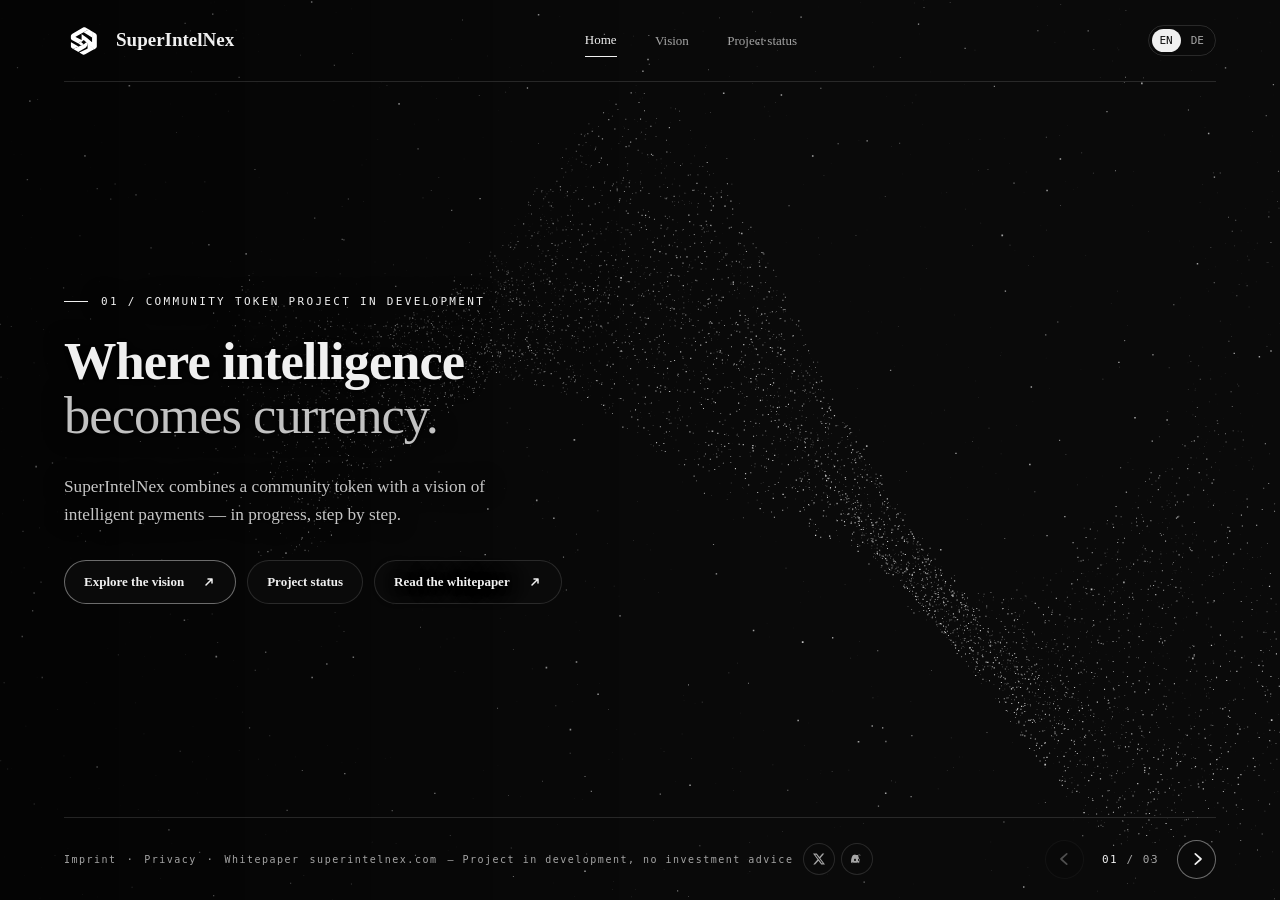
<file: index.html>
<!doctype html>
<html lang="en">
<head>
<meta charset="utf-8">
<meta name="viewport" content="width=device-width, initial-scale=1">
<meta name="theme-color" content="#0A0A0A">
<meta name="description" content="SuperIntelNex is a community token project in development with a long-term vision for AI, superintelligence, and digital payments.">
<title data-de="SuperIntelNex">SuperIntelNex</title>
<link rel="icon" href="superintelnex-sn-anthrazit.svg" type="image/svg+xml">
<link rel="icon" href="icon-192.png" type="image/png" sizes="192x192">
<link rel="icon" href="icon-512.png" type="image/png" sizes="512x512">
<link rel="apple-touch-icon" href="apple-touch-icon.png">
<link rel="manifest" href="manifest.webmanifest">
<meta name="robots" content="index,follow">
<link rel="canonical" href="https://superintelnex.com/">
<meta property="og:type" content="website">
<meta property="og:url" content="https://superintelnex.com/">
<meta property="og:title" content="SuperIntelNex — Community-Token-Projekt im Aufbau">
<meta property="og:description" content="SuperIntelNex is a community token project in development with a long-term vision for AI, superintelligence, and digital payments.">
<meta property="og:image" content="https://superintelnex.com/og-image.png">
<meta property="og:image:width" content="1200">
<meta property="og:image:height" content="630">
<meta property="og:image:alt" content="SuperIntelNex — dark canvas of a particle ring around the intertwined SN symbol">
<meta property="og:site_name" content="SuperIntelNex">
<meta name="twitter:card" content="summary_large_image">
<meta name="twitter:site" content="@superintelnex">
<meta name="twitter:title" content="SuperIntelNex — Community-Token-Projekt im Aufbau">
<meta name="twitter:description" content="SuperIntelNex is a community token project in development with a long-term vision for AI, superintelligence, and digital payments.">
<meta name="twitter:image" content="https://superintelnex.com/og-image.png">
<style>
  :root{color-scheme:dark;--bg:#0A0A0A;--ink:#f0f0f0;--muted:#a5a5a5;--line:#ffffff21;--mono:ui-monospace,SFMono-Regular,Consolas,monospace;--serif:"Iowan Old Style","Palatino Linotype",Palatino,"Book Antiqua",Charter,"STIX Two Text",Georgia,serif;--edge:clamp(20px,5vw,84px)}
  *{box-sizing:border-box}
  body{margin:0;background:var(--bg);color:var(--ink);font-family:var(--serif)}
  button,a{-webkit-tap-highlight-color:transparent}
  button{font:inherit;color:inherit;cursor:pointer}
  button:focus-visible,a:focus-visible{outline:2px solid var(--ink);outline-offset:5px}
  .site{min-height:100svh;display:grid;grid-template-columns:minmax(0,1fr);grid-template-rows:auto 1fr auto;isolation:isolate;position:relative;overflow:hidden}
  header,footer{display:flex;align-items:center;justify-content:space-between;gap:20px;margin-inline:var(--edge);position:relative;z-index:2}
  header{height:82px;border-bottom:1px solid var(--line)}
  .brand{display:flex;align-items:center;gap:12px;text-decoration:none;color:inherit;font-weight:600;font-size:19px;letter-spacing:0;white-space:nowrap}
  .brand span{position:relative;top:-.5px}
  .brand-mark{width:40px;height:40px;flex:none;display:block;transform:translateY(-.5px)}
  nav{display:flex;gap:clamp(13px,3vw,42px);align-items:center}
  nav button{background:none;border:0;padding:12px 0;color:var(--muted);font-size:13px;white-space:nowrap}
  nav button:hover,nav button[aria-current]{color:var(--ink)}
  nav button[aria-current]::after{content:"";display:block;width:100%;height:1px;background:var(--ink);transform:translateY(8px)}
  .languages{display:flex;gap:2px;padding:3px;border:1px solid var(--line);border-radius:99px}
  .languages button{border:0;border-radius:99px;background:transparent;color:var(--muted);padding:5px 8px;font:11px var(--mono)}
  .languages button:hover{color:var(--ink)}
  .languages button[aria-pressed="true"]{color:var(--bg);background:var(--ink)}
  .secondary:hover,.arrow:hover:not(:disabled){border-color:#ffffff66;color:var(--ink)}
  main{position:relative;display:grid;align-items:center;min-height:555px}
  .art{position:fixed;inset:0;overflow:hidden;pointer-events:none;z-index:-1}
  canvas{display:block;width:100%;height:100%}
  .art::after{content:"";position:absolute;inset:0;background:linear-gradient(90deg,#0009,transparent 58%)}
  .content{position:relative;padding:70px var(--edge);max-width:100%}
  .scene{text-shadow:0 1px 8px #000,0 0 22px #000}
  .eyebrow{display:flex;align-items:center;gap:13px;margin:0 0 27px;font:11px var(--mono);letter-spacing:.21em;text-transform:uppercase;color:var(--ink)}
  .eyebrow::before{content:"";width:24px;height:1px;background:currentColor}
  h1,h2{margin:0;font-size:clamp(48px,7.3vw,120px);line-height:1.02;letter-spacing:-.018em;font-weight:600;font-variation-settings:"opsz" 72;-webkit-font-smoothing:antialiased}
  .headline-accent{color:#c2c2c2;font-weight:500}
  #start h1{font-size:clamp(27px,4.1vw,60px)}
  #status h2{font-size:clamp(43px,5.7vw,84px)}
  .desc{max-width:440px;color:#c6c6c6;font-size:clamp(16px,1.35vw,19px);line-height:1.65;margin:30px 0 0;text-wrap:pretty}
  .details{max-width:510px;display:grid;gap:0;margin:24px 0 0;background:#0A0A0Acc;border-top:1px solid var(--line)}
  .details div{display:grid;grid-template-columns:130px 1fr;gap:14px;padding:13px 0;border-bottom:1px solid var(--line)}
  .details dt{color:var(--muted);font-size:12px;font-weight:500;letter-spacing:.02em;line-height:1.5}
  .details dd{margin:0;color:#c6c6c6;font-size:14px;line-height:1.55;text-wrap:pretty}
  .actions{display:flex;gap:11px;align-items:center;flex-wrap:wrap;margin-top:30px}
  .pill{display:inline-flex;align-items:center;gap:18px;border:1px solid transparent;border-radius:99px;padding:13px 19px;font-size:13px;font-weight:600;text-decoration:none;transition:background .2s,border-color .2s,color .2s;position:relative}
  .pill::before{content:"";position:absolute;inset:-5px}
  .pill-arrow{display:inline-flex}
  .pill-arrow svg{display:block}
  .primary{color:var(--ink);background:var(--bg);border-color:#ffffff66}
  .primary:hover{border-color:var(--ink)}
  .secondary{background:var(--bg);border-color:var(--line);color:var(--ink)}
  h1,h2{background:initial;background-clip:border-box;color:var(--ink)}
  .headline-accent{color:#c2c2c2;font-weight:500}
  .scene.enter{animation:enter .55s cubic-bezier(.22,.7,.2,1) both}
  @keyframes enter{from{opacity:0;transform:translateY(14px)}to{opacity:1;transform:translateY(0)}}
  footer{min-height:83px;border-top:1px solid var(--line)}
  .caption{display:flex;align-items:center;gap:10px;color:var(--muted);font:10px var(--mono);letter-spacing:.15em}
  .brand{position:relative}
  .brand::before{content:"";position:absolute;inset:-17px}
  .legal-link{color:var(--muted);text-decoration:none;position:relative}
  .legal-link:hover{color:var(--ink)}
  .legal-link::before{content:"";position:absolute;inset:-17px}
  .caption-note{white-space:nowrap}
  .social-group{display:inline-flex;gap:6px;flex:none;align-items:center}
  .social{width:32px;height:32px;border-radius:50%;border:1px solid var(--line);background:var(--bg);color:var(--muted);display:inline-flex;align-items:center;justify-content:center;text-decoration:none;position:relative;transition:color .2s,border-color .2s}

  .social:hover{color:var(--ink);border-color:#ffffff66}
  .social::before{content:"";position:absolute;inset:-6px}
  .social svg{display:block}
  .languages button,.arrow,nav [data-go]{position:relative}
  .languages button::before{content:"";position:absolute;inset:-11px}
  .arrow::before{content:"";position:absolute;inset:-8px}
  nav [data-go]::before{content:"";position:absolute;inset:-6px}
  .pager{display:flex;align-items:center;gap:13px}
  .count{color:var(--muted);font:11px var(--mono);letter-spacing:.14em;min-width:67px;text-align:center}
  .count strong{color:var(--ink);font-weight:500}
  .arrow{width:39px;height:39px;border-radius:50%;border:1px solid var(--line);background:var(--bg);display:inline-flex;align-items:center;justify-content:center}
  .arrow.next{border-color:#ffffff66}
  .arrow.next:hover:not(:disabled){border-color:var(--ink)}
  .arrow:disabled{opacity:.3;cursor:default}
  @media(max-width:780px){
    header{height:69px}
    main{min-height:560px}
    h1,h2{font-size:clamp(55px,10vw,79px)}
  }
  @media(max-width:1080px){
    footer{flex-direction:column;align-items:stretch}
    .caption{flex-wrap:wrap;row-gap:4px}
    .pager{justify-content:flex-end}
  }
  @media(max-width:560px){
    header,footer{gap:10px}
    header{height:auto;min-height:94px;display:grid;grid-template-columns:1fr auto;align-content:center;row-gap:0}
    .brand{font-size:16px;gap:8px}.brand-mark{width:30px;height:30px}
    .languages{grid-column:2;grid-row:1}
    nav{grid-row:2;grid-column:1/-1;gap:24px}
    nav button{padding:9px 0;font-size:12px}
    nav button[aria-current]::after{transform:translateY(5px)}
    main{min-height:590px;align-items:end}
    .content{padding-top:155px;padding-bottom:43px}
    .art::after{background:linear-gradient(0deg,#0007,transparent 74%)}
    .eyebrow{margin-bottom:19px;font-size:10px}
    h1,h2{font-size:clamp(44px,12vw,63px)}
    #start h1{font-size:clamp(32px,9.8vw,53px)}
    .details div{grid-template-columns:1fr;gap:3px;padding:9px 0}
    .desc{margin-top:19px}
    .actions{margin-top:22px;gap:8px}
    .pill{padding:9px 13px;gap:8px;font-size:12px}
    .pill-arrow svg{width:12px;height:12px}
    footer{min-height:67px}
    .caption{letter-spacing:.05em;font-size:9px;flex-wrap:wrap;row-gap:4px}
    .pager{gap:7px}.count{min-width:61px}
    .arrow{width:34px;height:34px}
  }
  @media(prefers-reduced-motion:reduce){*,*::before,*::after{animation-duration:.001ms!important;transition-duration:.001ms!important}}
</style>
</head>
<body>
<div class="site">
  <div class="art" aria-hidden="true"><canvas id="dust"></canvas></div>
  <header>
    <a class="brand" href="#start" aria-label="SuperIntelNex, home" data-de-label="SuperIntelNex, Startseite">
      <svg class="brand-mark" width="40" height="40" viewBox="0 0 1254 1254" fill="#fff" aria-hidden="true">
        <path d="M222 685L454 817L318 878Q284 894 263 881C232 864 217 842 217 811V690Q217 681 222 685Z"/>
        <path d="M740 707L941 905L664 1061C638 1077 611 1079 586 1065L479 1006Q474 1003 480 1001L732 885Q740 881 740 873Z"/>
        <path d="M615 368L880 534L883 345L796 292C778 282 762 285 744 297Z"/>
        <path d="M449 721L609 606L620 612L542 678L621 745L605 753L540 780Z"/>
        <path d="M598 220C622 205 648 204 674 219L795 291C777 283 762 286 744 298L364 507Q357 511 364 515L552 614L608 607L449 722L263 622C233 605 215 580 215 548V494C215 460 233 432 264 412Z"/>
        <path d="M263 881C282 891 297 887 318 878L605 753Q620 747 632 737L699 679L740 717V766C724 792 705 823 686 844Q678 853 663 862L459 983Q449 990 438 983Z"/>
        <path d="M559 428C670 499 779 583 880 681V349Q879 340 886 345L990 408C1016 424 1029 448 1029 479V811C1029 842 1015 866 989 881L941 906L620 613Q612 605 607 609L552 650V432Q552 423 559 428Z"/>
      </svg>
      <span>SuperIntelNex</span>
    </a>
    <nav aria-label="Main navigation" data-de-label="Hauptnavigation">
      <button type="button" data-go="0" aria-current="page" data-de="Start">Home</button>
      <button type="button" data-go="1">Vision</button>
      <button type="button" data-go="2" data-de="Projektstatus">Project status</button>
    </nav>
    <div class="languages" role="group" aria-label="Language" data-de-label="Sprache">
      <button type="button" lang="en" data-lang="en" aria-label="English" aria-pressed="true">EN</button>
      <button type="button" lang="de" data-lang="de" aria-label="Deutsch" aria-pressed="false">DE</button>
    </div>
  </header>
  <main>
    <div class="content">
      <section class="scene" id="start" aria-labelledby="title-1">
        <p class="eyebrow" data-de="01 / Community-Token-Projekt im Aufbau">01 / Community token project in development</p>
        <h1 id="title-1"><span data-de="Wo Intelligenz">Where intelligence</span><br><span class="headline-accent" data-de="Währung wird.">becomes currency.</span></h1>
        <p class="desc" data-de="SuperIntelNex verbindet ein Community-Token mit der Vision intelligenter Zahlungen — Schritt für Schritt im Aufbau.">SuperIntelNex combines a community token with a vision of intelligent payments — in progress, step by step.</p>
        <div class="actions">
          <button class="pill primary" type="button" data-go="1"><span data-de="Vision entdecken">Explore the vision</span> <span class="pill-arrow" aria-hidden="true"><svg width="14" height="14" viewBox="0 0 14 14" fill="none"><path d="M4 10L10 4M10 4H6M10 4V8" stroke="currentColor" stroke-width="1.5" stroke-linecap="round" stroke-linejoin="round"/></svg></span></button>
          <button class="pill secondary" type="button" data-go="2" data-de="Projektstatus">Project status</button>
          <a class="pill secondary" href="whitepaper.html"><span data-de="Whitepaper lesen">Read the whitepaper</span> <span class="pill-arrow" aria-hidden="true"><svg width="14" height="14" viewBox="0 0 14 14" fill="none"><path d="M4 10L10 4M10 4H6M10 4V8" stroke="currentColor" stroke-width="1.5" stroke-linecap="round" stroke-linejoin="round"/></svg></span></a>
        </div>
      </section>
      <section class="scene" id="vision" aria-labelledby="title-2" hidden>
        <p class="eyebrow" data-de="02 / Die Vision">02 / The vision</p>
        <h2 id="title-2"><span data-de="Was wir">What we</span><br><span class="headline-accent" data-de="vorhaben.">plan to build.</span></h2>
        <dl class="details">
          <div><dt data-de="Wallet & Transfers">Wallets & transfers</dt><dd data-de="Der Token kann zwischen Wallets übertragen werden.">The token will be transferable between wallets.</dd></div>
          <div><dt data-de="Handelbarkeit">Tradability</dt><dd data-de="Zu einem späteren Zeitpunkt soll der Token auf unterstützten Plattformen handelbar sein.">At a later stage, the token is intended to be tradable on supported platforms.</dd></div>
          <div><dt data-de="Zahlungen & KI">Payments &amp; AI</dt><dd data-de="Zahlungen bei teilnehmenden Anbietern sind vorgesehen. Händlerakzeptanz und KI-Anwendungen bleiben langfristige Ziele.">Payments with participating providers are planned. Merchant adoption and AI applications remain long-term goals.</dd></div>
        </dl>
        <div class="actions">
          <button class="pill primary" type="button" data-go="2"><span data-de="Projektstatus ansehen">See project status</span> <span class="pill-arrow" aria-hidden="true"><svg width="14" height="14" viewBox="0 0 14 14" fill="none"><path d="M4 10L10 4M10 4H6M10 4V8" stroke="currentColor" stroke-width="1.5" stroke-linecap="round" stroke-linejoin="round"/></svg></span></button>
        </div>
      </section>
      <section class="scene" id="status" aria-labelledby="title-3" hidden>
        <p class="eyebrow" data-de="03 / Projektstatus">03 / Project status</p>
        <h2 id="title-3" data-de="Im Aufbau.">In development.</h2>
        <dl class="details">
          <div><dt data-de="Devnet-Prototyp">Devnet prototype</dt><dd data-de="Test-Token (SIN) auf Solana Devnet, erstellt am 09.11.2026 — 100 Mrd. Stück, 5 Dezimalstellen. Reiner Testwert: kein echtes Geld, keine Anlage, kein Verkauf.">Test token (SIN) on Solana Devnet, created 09 Nov 2026 — 100B pieces, 5 decimals. Test value only: no real money, no investment, no sale.</dd></div>
          <div><dt data-de="Mainnet">Mainnet</dt><dd data-de="Noch nicht veröffentlicht. Geplante Verteilung: 81/10/5/4 (Community / Liquidität / Gründer / Marketing). Prüfung von Rechtslage und Emissionsverfahren läuft derzeit.">Not yet launched. Planned allocation: 81/10/5/4 (community / liquidity / founder / marketing). Legal and issuance review currently in progress.</dd></div>
          <div><dt data-de="Projektangaben">Project details</dt><dd data-de="Partnerschaften, Audits und Teamangaben sind (noch) nicht bestätigt. Offizielle Kanäle: X @superintelnex und Discord (Links unten).">Partnerships, audits, and team details are not yet confirmed. Official channels: X @superintelnex and Discord (links below).</dd></div>
        </dl>
        <div class="actions">
          <a class="pill secondary" href="whitepaper.html"><span data-de="Whitepaper lesen">Read the whitepaper</span> <span class="pill-arrow" aria-hidden="true"><svg width="14" height="14" viewBox="0 0 14 14" fill="none"><path d="M4 10L10 4M10 4H6M10 4V8" stroke="currentColor" stroke-width="1.5" stroke-linecap="round" stroke-linejoin="round"/></svg></span></a>
          <button class="pill secondary" type="button" data-go="0"><span data-de="Zur Startseite">Back to home</span> <span class="pill-arrow" aria-hidden="true"><svg width="14" height="14" viewBox="0 0 14 14" fill="none"><path d="M10 10L4 4M4 4H8M4 4V8" stroke="currentColor" stroke-width="1.5" stroke-linecap="round" stroke-linejoin="round"/></svg></span></button>
        </div>
      </section>
    </div>
  </main>
  <footer>
    <div class="caption"><a class="legal-link" href="impressum.html" data-de="Impressum">Imprint</a><span aria-hidden="true">·</span><a class="legal-link" href="datenschutz.html" data-de="Datenschutz">Privacy</a><span aria-hidden="true">·</span><a class="legal-link" href="whitepaper.html" data-de="Whitepaper">Whitepaper</a><span class="caption-domain">superintelnex.com</span><span class="caption-note" data-de="— Projekt im Aufbau, keine Anlageberatung">— Project in development, no investment advice</span><span class="social-group" aria-label="Social links" data-de-label="Social-Links"><a class="social" href="https://x.com/superintelnex" target="_blank" rel="noopener" aria-label="SuperIntelNex on X" data-de-label="SuperIntelNex bei X"><svg width="12" height="12" viewBox="0 0 24 24" fill="currentColor" aria-hidden="true"><path d="M18.901 1.153h3.68l-8.04 9.197L24 22.846h-7.406l-5.8-7.584-6.638 7.584H.47l8.59-9.832L0 1.154h7.594l5.263 6.912zM17.627 20.643h2.04L6.49 3.328H4.3z"/></svg></a><a class="social" href="https://discord.gg/5QVBqHSWXn" target="_blank" rel="noopener" aria-label="SuperIntelNex on Discord" data-de-label="SuperIntelNex bei Discord"><svg width="12" height="12" viewBox="0 0 24 24" fill="currentColor" aria-hidden="true"><path d="M20.317 4.37a19.74 19.74 0 0 0-4.81-1.55.07.07 0 0 0-.08.04c-.21.37-.44.86-.61 1.25-1.85-.28-3.69-.28-5.54 0-.17-.4-.4-.88-.62-1.25a.08.08 0 0 0-.08-.04c-1.69.31-3.36.88-4.81 1.55a.07.07 0 0 0-.03.03C.53 9.35-.12 14.19.14 18.93c0 .02.01.04.03.05.85.63 1.75 1.15 2.68 1.55a.07.07 0 0 0 .08-.02c.21-.31.4-.64.56-.97a.07.07 0 0 0-.04-.1c-.65-.25-1.26-.55-1.86-.9a.07.07 0 0 1-.01-.12c.16-.12.32-.24.47-.37a.07.07 0 0 1 .08-.01c1.98 1.11 4.08 1.69 6.28 1.69 2.19 0 4.29-.58 6.27-1.69a.07.07 0 0 1 .08.01c.15.13.31.25.47.37a.07.07 0 0 1-.01.12c-.6.35-1.21.65-1.86.9a.07.07 0 0 0-.04.1c.17.33.35.66.56.97a.07.07 0 0 0 .08.03c.93-.4 1.83-.93 2.68-1.56a.08.08 0 0 0 .03-.05c.26-4.74-.39-9.58-2.99-14.53a.06.06 0 0 0-.02-.03zM8.02 16.04c-1.04 0-1.9-1.02-1.9-2.28 0-1.26.85-2.29 1.9-2.29 1.05 0 1.91 1.03 1.9 2.29 0 1.26-.85 2.28-1.9 2.28zm7.97 0c-1.05 0-1.9-1.02-1.9-2.28 0-1.26.85-2.29 1.9-2.29 1.05 0 1.9 1.03 1.9 2.29 0 1.26-.85 2.28-1.9 2.28z"/></svg></a></span></div>
    <div class="pager" role="group" aria-label="Section navigation" data-de-label="Bereich wechseln">
      <button type="button" class="arrow" id="prev" aria-label="Previous section" data-de-label="Vorheriger Bereich" disabled><svg width="16" height="16" viewBox="0 0 14 14" fill="none" aria-hidden="true"><path d="M8.5 2.5L3.5 7L8.5 11.5" stroke="currentColor" stroke-width="1.5" stroke-linecap="round" stroke-linejoin="round"/></svg></button>
      <span class="count" role="status" aria-label="Current section" data-de-label="Aktueller Bereich"><strong id="current">01</strong> / 03</span>
      <button type="button" class="arrow next" id="next" aria-label="Next section" data-de-label="Nächster Bereich"><svg width="16" height="16" viewBox="0 0 14 14" fill="none" aria-hidden="true"><path d="M5.5 2.5L10.5 7L5.5 11.5" stroke="currentColor" stroke-width="1.5" stroke-linecap="round" stroke-linejoin="round"/></svg></button>
    </div>
  </footer>
</div>
<script>
(() => {
  'use strict';
  const site = document.querySelector('.site');
  const canvas = document.querySelector('#dust');
  const ctx = canvas.getContext('2d', { alpha: true });
  const scenes = [...document.querySelectorAll('.scene')];
  const nav = [...document.querySelectorAll('nav [data-go]')];
  const prev = document.querySelector('#prev');
  const next = document.querySelector('#next');
  const preference = matchMedia('(prefers-reduced-motion: reduce)');
  const languageButtons = [...document.querySelectorAll('[data-lang]')];
  const translatedText = [...document.querySelectorAll('[data-de]')].map(element => ({
    element, english: element.textContent, german: element.dataset.de
  }));
  const translatedLabels = [...document.querySelectorAll('[data-de-label]')].map(element => ({
    element, english: element.getAttribute('aria-label'), german: element.dataset.deLabel
  }));
  const languageKey = 'superintelnex-language';
  let language = 'en';
  const shapeIntervalMs = 7000;
  const shapeTransitionSeconds = 3.6;
  const shapeOrder = [
    'galaxy', 'star', 'dna', 'network', 'token', 'wave', 'nebula', 'sphere',
    'vortex', 'knot', 'circuit', 'ekg', 'constellation', 'orbit',
    'wormhole', 'eye', 'mobius', 'comet', 'crystal', 'butterfly',
    'jellyfish', 'aurora', 'hourglass', 'binary', 'supernova',
    'candlesticks', 'orderbook', 'depth-chart', 'volume-profile', 'bollinger',
    'triangle', 'double-bottom', 'fibonacci-fan', 'trade-ticker', 'portfolio-rings'
  ];
  let active = 0, running = !preference.matches, frame = 0, time = 0, last = null;
  let shapeQueue = [];
  let shape = nextShape(), shapeAgeMs = 0;
  let width = 0, height = 0, cx = 0, cy = 0, scale = 0, count = 0, skyCount = 0;
  const pointer = {x:0, y:0, targetX:0, targetY:0, inside:false, strength:0};
  let morph = 1, from = null;
  const tau = Math.PI * 2, total = 7400;
  const coords = new Float32Array(total * 3);
  let seed = 349112;
  function random() {
    seed = (Math.imul(1664525, seed) + 1013904223) >>> 0;
    return seed / 4294967296;
  }
  const candleBars = [
    [.38,.20,.10,.49], [.22,.32,.13,.40], [.34,.08,-.03,.42], [.10,-.13,-.24,.21],
    [-.12,.02,-.21,.16], [.04,.19,-.04,.28], [.18,-.05,-.14,.27], [-.03,-.29,-.39,.08],
    [-.27,-.46,-.57,-.15], [-.44,-.32,-.54,-.22], [-.34,-.56,-.68,-.25]
  ];
  const orderSteps = [0,.20,.34,.44,.63,.76,1];
  const depthLevels = [.02,.10,.21,.29,.43,.53,.67,.73,.84];
  const volumeBars = [.23,.35,.53,.74,1.04,1.42,1.82,1.55,1.22,.91,.67,.49,.29,.20];
  const doubleBottomPath = [
    [-1.04,-.47],[-.91,-.29],[-.80,-.34],[-.69,.02],[-.53,.40],[-.42,.52],
    [-.32,.43],[-.24,.19],[-.10,-.10],[.00,-.23],[.10,-.10],[.22,.19],
    [.33,.44],[.44,.53],[.55,.42],[.63,.16],[.76,-.19],[.86,-.16],[1.04,-.54]
  ];
  const fanRatios = [0,.236,.382,.50,.618,.786,1];
  const portfolioCuts = [0,.18,.51,.78,1];
  function tracePoint(path, progress) {
    const position = progress * (path.length - 1);
    const segment = Math.floor(position);
    const fraction = position - segment;
    const start = path[segment], end = path[segment + 1];
    return [start[0] + (end[0] - start[0]) * fraction, start[1] + (end[1] - start[1]) * fraction];
  }
  function bandCenter(x) {
    return .19 * Math.sin(x * 5.7) - x * .21 + .052 * Math.sin(x * 13);
  }
  const starCorners = Array.from({length:10}, (_, index) => {
    const angle = index * tau / 10 - Math.PI / 2;
    const radius = index % 2 === 0 ? 1 : .43;
    return [radius * Math.cos(angle), radius * Math.sin(angle)];
  });
  // Constellation: 12 anchor stars, connected by faint traces.
  const constNodes = [
    [-1.08,.62],[-.52,.82],[.12,.70],[.64,.92],[1.05,.48],[.42,.08],
    [-.06,.12],[-.66,-.12],[.86,-.38],[.02,-.58],[-.98,-.62],[.30,-.92]
  ];
  const constLinks = [
    [0,1],[1,2],[1,6],[2,3],[2,5],[3,4],[4,8],[5,8],[5,9],[6,7],[6,9],[9,10],[9,11]
  ];
  // Torus knot (2,3) parameters.
  const knotP = 2, knotQ = 3, knotRadius = .72;
  const crystalRing = Array.from({length:6}, (_, i) => {
    const angle = i * tau / 6 + Math.PI / 6;
    return [Math.cos(angle), Math.sin(angle)];
  });
  // One ECG beat spans ekgPeriod units of x: P wave, Q dip, R spike, T wave.
  const ekgPeriod = 1.3;
  function ekgY(x) {
    const p = ((x % ekgPeriod) + ekgPeriod) % ekgPeriod;
    return .10 * Math.exp(-((p - .35) ** 2) / .008)
         - .12 * Math.exp(-((p - .68) ** 2) / .004)
         + .62 * Math.exp(-((p - .76) ** 2) / .0028)
         + .16 * Math.exp(-((p - 1.02) ** 2) / .018);
  }
  const networkNodes = [
    [-1.15,-.16,.16], [-.86,-.59,-.20], [-.59,.14,-.09], [-.93,.56,.19],
    [-.35,.64,-.04], [-.36,-.32,.33], [-.12,-.70,-.13], [.02,.05,.25],
    [.26,.61,-.20], [.38,-.38,-.08], [.70,.07,.30], [.90,-.62,.16],
    [1.12,-.13,-.12], [.93,.55,.08]
  ];
  const networkEdges = [
    [0,1],[0,2],[0,3],[1,2],[1,5],[1,6],[2,3],[2,4],[2,5],[2,7],
    [3,4],[4,7],[4,8],[5,6],[5,7],[5,9],[6,9],[7,8],[7,9],[7,10],
    [8,10],[8,13],[9,10],[9,11],[10,11],[10,12],[10,13],[11,12],[12,13]
  ];
  // Rasterize the ribbon paths from the supplied SN logo into a small particle mask.
  const tokenPaths = [
    "M222 685L454 817L318 878Q284 894 263 881C232 864 217 842 217 811V690Q217 681 222 685Z",
    "M740 707L941 905L664 1061C638 1077 611 1079 586 1065L479 1006Q474 1003 480 1001L732 885Q740 881 740 873Z",
    "M615 368L880 534L883 345L796 292C778 282 762 285 744 297Z",
    "M449 721L609 606L620 612L542 678L621 745L605 753L540 780Z",
    "M598 220C622 205 648 204 674 219L795 291C777 283 762 286 744 298L364 507Q357 511 364 515L552 614L608 607L449 722L263 622C233 605 215 580 215 548V494C215 460 233 432 264 412Z",
    "M263 881C282 891 297 887 318 878L605 753Q620 747 632 737L699 679L740 717V766C724 792 705 823 686 844Q678 853 663 862L459 983Q449 990 438 983Z",
    "M559 428C670 499 779 583 880 681V349Q879 340 886 345L990 408C1016 424 1029 448 1029 479V811C1029 842 1015 866 989 881L941 906L620 613Q612 605 607 609L552 650V432Q552 423 559 428Z"
  ];
  const tokenMaskSize = 144;
  const tokenMask = document.createElement('canvas');
  tokenMask.width = tokenMask.height = tokenMaskSize;
  const tokenContext = tokenMask.getContext('2d');
  const tokenCells = [];
  if (tokenContext && typeof Path2D === 'function') {
    const ratio = tokenMaskSize / 1254;
    tokenContext.scale(ratio, ratio);
    for (const path of tokenPaths) tokenContext.fill(new Path2D(path));
    const pixels = tokenContext.getImageData(0, 0, tokenMaskSize, tokenMaskSize).data;
    for (let row = 0; row < tokenMaskSize; row++) {
      for (let col = 0; col < tokenMaskSize; col++) {
        if (pixels[(row * tokenMaskSize + col) * 4 + 3] > 128) tokenCells.push([col, row]);
      }
    }
  }
  // Each particle keeps its identity as the field morphs between shapes.
  const points = Array.from({length: total}, (_, i) => {
    const a = random() * tau, b = random() * tau, c = random(), d = random(), e = random();
    const scatter = c > .93, spread = scatter ? 1.12 + d * 1.4 : Math.sqrt(d);
    const sector = Math.floor(i / 4) % starCorners.length;
    const [starX, starY] = starCorners[sector];
    const [nextX, nextY] = starCorners[(sector + 1) % starCorners.length];
    const starRadius = i % 4 === 0 ? .985 + d * .018 : Math.sqrt(c);
    const star = [
      (starX + (nextX - starX) * e) * starRadius,
      (starY + (nextY - starY) * e) * starRadius,
      Math.sin(b) * .025
    ];
    const x = (a / tau - .5) * 2.38;
    const wave = [x, .31 * Math.sin(x * 2.9) + Math.cos(b) * spread * .15, Math.sin(b) * spread * .31 + .14 * Math.sin(x * 4)];
    const isRung = i % 5 === 0 || i % 5 === 1;
    const dnaY = isRung ? (i % 23 / 22 - .5) * 2 : (a / tau - .5) * 2.10;
    const turn = dnaY * 5.2;
    const strand = isRung ? 2 * d - 1 : i % 2 === 0 ? -1 : 1;
    const thickness = (isRung ? .011 : .045) * spread;
    const dna = [
      .43 * strand * Math.cos(turn) + Math.cos(b) * thickness,
      dnaY + (e - .5) * thickness * 2,
      .43 * strand * Math.sin(turn) + Math.sin(b) * thickness
    ];
    const edge = networkEdges[i % networkEdges.length];
    const startNode = networkNodes[i % 4 === 0 ? Math.floor(i / 4) % networkNodes.length : edge[0]];
    const endNode = i % 4 === 0 ? startNode : networkNodes[edge[1]];
    const networkSpread = (startNode === endNode ? .075 : .021) * spread;
    const network = [
      startNode[0] + (endNode[0] - startNode[0]) * c + Math.cos(b) * networkSpread,
      startNode[1] + (endNode[1] - startNode[1]) * c + Math.sin(b) * networkSpread,
      startNode[2] + (endNode[2] - startNode[2]) * c + (e - .5) * networkSpread
    ];
    const rimRadius = (i % 5 === 0 ? .87 : .92) + (d - .5) * .024;
    const token = [rimRadius * Math.cos(a), rimRadius * Math.sin(a), (e - .5) * .10];
    if (i % 5 > 1 && tokenCells.length) {
      const [col, row] = tokenCells[Math.floor(c * tokenCells.length)];
      token[0] = ((col + d) / tokenMaskSize - .5) * 1.84;
      token[1] = ((row + e) / tokenMaskSize - .512) * 1.84;
      token[2] = .078 + Math.sin(b) * .018;
    }
    const galaxyRadius = 1.38 * Math.pow(c, 1.42);
    const armAngle = i % 3 * tau / 3 + 4.7 * galaxyRadius;
    const armWidth = .19 + galaxyRadius * .20;
    const galaxyAngle = i % 7 === 0 ? a : armAngle + (d - .5) * 2 * armWidth;
    const galaxyDepth = Math.sin(b) * (.02 + .18 * Math.exp(-galaxyRadius * 4)) * spread;
    const galaxy = [galaxyRadius * Math.cos(galaxyAngle), galaxyRadius * Math.sin(galaxyAngle), galaxyDepth];
    const nebulaX = (c - .5) * 2.48;
    const cloudWidth = .11 + .33 * Math.pow(Math.cos(nebulaX * 2.7 + .6), 2);
    const nebulaY = .38 * Math.sin(nebulaX * 2.6) + Math.cos(b) * cloudWidth * spread;
    const nebula = [nebulaX, nebulaY, Math.sin(b) * cloudWidth * spread];
    const latitude = 2 * c - 1;
    const sphereRadius = .78 + .16 * d;
    const equator = sphereRadius * Math.sqrt(1 - latitude * latitude);
    const sphere = [equator * Math.cos(a), sphereRadius * latitude, equator * Math.sin(a)];
    // Vortex: steep funnel spiral, differential rotation per frame.
    const vortexDepth = e;
    const vortexRadius = .10 + 1.2 * Math.pow(vortexDepth, .85);
    const vortexTheta = vortexDepth * 7.5 + (i % 3) * (tau / 3) + (d - .5) * .5;
    const vortex = [
      vortexRadius * Math.cos(vortexTheta),
      .95 - vortexDepth * 1.9 + (d - .5) * .12,
      vortexRadius * Math.sin(vortexTheta) * .5
    ];
    // Torus knot (2,3).
    const knotT = (i / total) * tau + (d - .5) * .12;
    const knotRim = knotRadius + .30 * Math.cos(3 * knotT);
    const knot = [
      knotRim * Math.cos(knotP * knotT) * .95 + Math.cos(b) * .045 * spread,
      .30 * Math.sin(knotQ * knotT) + (e - .5) * .1,
      knotRim * Math.sin(knotP * knotT) * .62
    ];
    // Circuit: Manhattan traces with brighter junctions.
    const cLane = i % 8;
    const cH = cLane < 4;
    const cOffset = ((cLane % 4) - 1.5) * .62;
    const cAlong = c * 2.6 - 1.3;
    const cJunction = i % 16 === 0;
    const circuit = cH
      ? [cJunction ? cOffset : cAlong, cJunction ? cAlong : cOffset, cJunction ? .22 : (cLane - 2) * .045]
      : [cJunction ? cOffset : cAlong, cJunction ? cAlong : cOffset, cJunction ? .22 : (cLane - 6) * .045];
    // ECG: scrolling heart-signal trace.
    const ekgX = (c - .5) * 2.6;
    const ekg = [ekgX, ekgY(ekgX) + (d - .5) * .05 * spread, (e - .5) * .05];
    // Constellation: bright anchor stars linked by faint traces.
    const isConstNode = i % 14 === 0;
    let constPos;
    if (isConstNode) {
      const cv = constNodes[(i / 14 | 0) % constNodes.length];
      constPos = [cv[0] + Math.cos(b) * .012, cv[1] + Math.sin(b) * .012, .3];
    } else {
      const link = constLinks[i % constLinks.length];
      const tA = constNodes[link[0]], tB = constNodes[link[1]];
      constPos = [
        tA[0] + (tB[0] - tA[0]) * c + Math.cos(b) * .014 * spread,
        tA[1] + (tB[1] - tA[1]) * c + Math.sin(b) * .014 * spread,
        .06
      ];
    }
    const constellation = constPos;
    // Orbit: small core planet with three tilted rings.
    let orbitPos;
    if (i % 5 < 2) {
      const cr = .34 + .14 * d;
      const cLat = 2 * c - 1;
      const cEq = cr * Math.sqrt(1 - cLat * cLat);
      orbitPos = [cEq * Math.cos(a), cr * cLat * .9, cEq * Math.sin(a) * .9];
    } else {
      const ringR = knotRadius + ((i - 1) % 3) * .22 + (d - .5) * .03;
      const rr = ringR * Math.cos(a);
      const rz = ringR * Math.sin(a);
      orbitPos = [rr, rz * .44 + (e - .5) * .03, rz];
    }
    const orbit = orbitPos;
    // Wurmloch: feine Gewinde und Ringe auf zwei zur Mitte verengten Trichtern.
    const ring = i % 4 === 0;
    const tunnelLane = ring ? Math.floor(i / 4) : i;
    const tunnelDepth = ring ? (tunnelLane % 11 + .45 * c) / 11 : c;
    const tunnelAngle = ring ? a : (i % 9) * tau / 9 + 4.6 * tunnelDepth + (d - .5) * .25;
    const tunnelRadius = .10 + .53 * tunnelDepth ** 1.68 + (e - .5) * .025;
    const tunnelSide = tunnelLane % 2 === 0 ? -1 : 1;
    const wormhole = [tunnelSide * 1.1 * tunnelDepth,
      Math.cos(tunnelAngle) * tunnelRadius, Math.sin(tunnelAngle) * tunnelRadius];

    // KI-Auge: doppelte Lidlinie, unterbrochener Irisrand und radiale Fasern.
    let eye;
    if (i % 5 < 2) {
      const lid = (i % 5 === 0 ? -1 : 1) * .53 * Math.sin(Math.PI * c) ** .84;
      const rim = i % 13 < 3 ? 1.13 : 1;
      eye = [(2 * c - 1) * 1.20, lid * rim + (d - .5) * .042, .10 + (e - .5) * .09];
    } else {
      const irisRadius = i % 7 === 0 ? .402 + (d - .5) * .026 : .137 + .254 * c;
      const irisAngle = i % 7 === 0 ? a : (i % 53) * tau / 53 + (d - .5) * .047 + irisRadius * 1.5;
      eye = [Math.cos(irisAngle) * irisRadius, Math.sin(irisAngle) * irisRadius,
        .13 + .25 * (1 - irisRadius) + (e - .5) * .045];
    }

    // Möbiusband: gestreifte Fläche mit durchgehenden, einmal verdrehten Kanten.
    const band = i % 5;
    const across = band < 2 ? (band === 0 ? -.31 : .31) + (d - .5) * .018
      : ((i % 9) - 4) * .069 + (d - .5) * .038;
    const bandRadius = .79 + across * Math.cos(a * .5);
    const mobius = [Math.cos(a) * bandRadius, Math.sin(a) * bandRadius, across * Math.sin(a * .5)];

    // Komet: kompakter Kopf, schmale Fäden und ein aufgefächerter Staubschweif.
    let comet;
    if (i % 5 === 0) {
      const head = .21 * c ** .73;
      comet = [.66 + Math.cos(a) * head, -.17 + Math.sin(a) * head, Math.sin(b) * head * .8];
    } else {
      const tailWidth = .023 + .34 * c ** 1.36;
      const filament = i % 3 === 0 ? (i % 7 - 3) / 3 + (d - .5) * .18 : Math.sin(b) * Math.sqrt(d);
      comet = [.66 - 1.94 * c, -.17 + .49 * c * c + filament * tailWidth,
        Math.cos(b) * tailWidth * .56];
    }

    // Kristall: sechs Facetten, scharfe Längskanten und zwei kleine Splitter.
    const face = Math.floor(a * 6 / tau);
    const faceStart = crystalRing[face], faceEnd = crystalRing[(face + 1) % 6];
    const faceWidth = i % 5 < 2 ? .021 * d : d;
    const crystalY = i % 11 === 0 ? (i % 2 ? -.51 : .51) : 2.06 * (c - .5);
    const facetRadius = .57 * Math.min(1, (1.04 - Math.abs(crystalY)) / .53);
    const shard = i % 10;
    const shardScale = shard < 2 ? .33 : 1;
    const shardX = shard === 0 ? -.90 : shard === 1 ? .82 : 0;
    const crystal = [
      shardX + shardScale * facetRadius * (faceStart[0] + faceWidth * (faceEnd[0] - faceStart[0])),
      crystalY * shardScale + (shard === 0 ? .26 : shard === 1 ? -.23 : 0),
      shardScale * facetRadius * (faceStart[1] + faceWidth * (faceEnd[1] - faceStart[1]))
    ];

    // Schmetterlingsnebel: asymmetrische Flügelpaare, Staubadern und heller Kern.
    let butterfly;
    if (i % 9 === 0) {
      butterfly = [Math.cos(b) * .072 * Math.sqrt(d), (c - .5) * .62, Math.sin(b) * .088];
    } else {
      const upper = i % 4 < 2;
      const wingSide = i % 2 ? -1 : 1;
      const wingWidth = Math.sin(Math.PI * c) ** .79;
      const vein = i % 3 === 0 ? ((i % 7) / 3 - 1) + (d - .5) * .07 : 2 * d - 1;
      const wingY = upper ? -.08 - .64 * c : .14 + .36 * c;
      butterfly = [wingSide * (.06 + (upper ? 1.14 : .84) * c),
        wingY + vein * wingWidth * (upper ? .34 : .32),
        Math.sin(b) * (.035 + .17 * wingWidth) * Math.sqrt(e)];
    }

    // Jellyfish: radial ribs on the bell, inner mantle and staggered tentacles.
    let jellyfish;
    if (i % 10 < 6) {
      const rim = i % 7 === 0;
      const arch = rim ? 1.57 - .07 * c : Math.asin(Math.sqrt(c));
      const rib = i % 4 === 0 ? (i % 29) * tau / 29 + (d - .5) * .06 : a;
      const bellRadius = (.69 + (e - .5) * .045) * Math.sin(arch);
      jellyfish = [Math.cos(rib) * bellRadius, -.24 - .53 * Math.cos(arch),
        Math.sin(rib) * bellRadius * .71];
    } else {
      const lane = i % 11 / 10 - .5;
      const length = .61 + .54 * (1 - 1.6 * Math.abs(lane)) + .09 * Math.sin(lane * 18);
      jellyfish = [lane * (1.19 - .09 * c) + Math.sin(b) * .016,
        -.22 + c * length, (d - .5) * .09 + .13 * Math.cos(lane * tau)];
    }

    // Aurora: three folded curtains with luminous edges and vertical striations.
    const curtain = i % 3;
    const pleat = i % 5 < 2 ? (Math.floor(c * 88) + .22 * e) / 88 : c;
    const curtainX = (pleat - .5) * 2.28;
    const curtainHeight = i % 9 < 3 ? .12 * d : .79 * d ** 1.7;
    const aurora = [curtainX, .24 + curtain * .16 + .20 * Math.sin(curtainX * 3 + curtain)
      - curtainHeight, .24 * (curtain - 1) + .26 * Math.sin(curtainX * 3.9 + curtain) + (e - .5) * .06];

    // Hourglass: two glass chambers, circular lips, piles and the falling stream.
    const glassLane = i % 10;
    let hourglass;
    if (glassLane < 6) {
      const glassY = glassLane === 0 ? (i % 20 === 0 ? -.88 : .88) + (d - .5) * .023 : (2 * c - 1) * .88;
      const glassRadius = .087 + .54 * Math.sin(Math.abs(glassY) / .88 * Math.PI / 2) ** 1.7;
      hourglass = [Math.cos(a) * glassRadius, glassY, Math.sin(a) * glassRadius * .66];
    } else if (glassLane < 9) {
      const sandRadius = .52 * Math.sqrt(c);
      hourglass = [Math.cos(a) * sandRadius, 0, Math.sin(a) * sandRadius * .66];
    } else {
      hourglass = [(e - .5) * .048, c, (d - .5) * .046];
    }

    // Binary system: unequal stellar cores, a bridge and diffuse outer arcs.
    const binaryLane = i % 10;
    let binary;
    if (binaryLane < 5) {
      const primary = binaryLane < 3;
      const starRadius = (primary ? .28 : .21) * c ** .65;
      binary = [(primary ? -.61 : .61) + Math.cos(a) * starRadius, Math.sin(a) * starRadius,
        Math.sin(b) * starRadius * .82];
    } else if (binaryLane < 8) {
      const bridge = (c - .5) * 1.19;
      binary = [bridge, .18 * Math.sin(bridge * 5.25) + (d - .5) * .11,
        .15 * Math.cos(bridge * 4.5) + (e - .5) * .10];
    } else {
      const orbitRadius = .88 + .27 * d;
      binary = [Math.cos(a) * orbitRadius, Math.sin(a) * orbitRadius * .47,
        Math.sin(a) * orbitRadius * .53 + (e - .5) * .075];
    }

    // Supernova: a stellar core, braided shock fronts and faint radial ejecta.
    const burstLane = i % 12;
    const rayAngle = (i % 73) * tau / 73 + (d - .5) * .12;
    const burstAngle = burstLane < 7 ? a : rayAngle;
    const burstRadius = burstLane < 2 ? .19 * Math.sqrt(c)
      : burstLane < 7 ? .56 + (burstLane - 2) * .105 + (d - .5) * .045 : .27 + .77 * c;
    const corrugation = 1 + .08 * Math.sin(burstAngle * 11 + c * 6);
    const supernova = [Math.cos(burstAngle) * burstRadius * corrugation,
      Math.sin(burstAngle) * burstRadius * corrugation * .78,
      Math.sin(b) * burstRadius * .35];

    const lane = i % 10;
    const noise = (d - .5) * .022;
    const chartZ = (e - .5) * .045;

    // Candlesticks: hollow and filled bodies, fine wicks, and volume at the baseline.
    const candleIndex = Math.floor(i / 10) % candleBars.length;
    const candleX = -.99 + candleIndex * .198;
    const [open, close, high, low] = candleBars[candleIndex];
    const top = Math.min(open, close), bottom = Math.max(open, close);
    const bodyX = lane < 2 ? (lane === 0 ? -.057 : .057) + noise : (d - .5) * .114;
    let candlesticks;
    if (lane < 6) {
      const bodyY = lane === 2 ? top + noise : lane === 3 ? bottom + noise : top + (bottom - top) * c;
      const hollowDepth = lane >= 4 && close > open ? -.20 : chartZ;
      candlesticks = [candleX + bodyX, bodyY, hollowDepth];
    } else if (lane < 8) {
      const wickY = lane === 6 ? high + (top - high) * c : bottom + (low - bottom) * c;
      candlesticks = [candleX + noise, wickY, chartZ];
    } else {
      candlesticks = [candleX + (d - .5) * .108, .73 - c * (.085 + 1.1 * Math.abs(close - open)), chartZ];
    }

    // Order book: interlocking stairs and resting orders flowing toward the gap.
    const orderSide = Math.floor(i / 10) % 2 === 0 ? -1 : 1;
    const orderLevel = Math.floor(i / 20) % 6;
    const orderY = -.54 + orderLevel * .202;
    const orderInner = .14 + orderSteps[orderLevel] * .88;
    const orderOuter = .14 + orderSteps[orderLevel + 1] * .88;
    const orderX = lane < 4 ? orderInner + c * (orderOuter - orderInner) : orderOuter;
    const orderbook = lane < 8
      ? [orderSide * (orderX + noise), orderSide * (orderY + (lane < 4 ? 0 : c * .202)) + noise, chartZ]
      : lane === 9 && orderLevel === 2
        ? [Math.cos(a) * .11 * c, Math.sin(a) * .11 * c, chartZ]
        : [orderSide * (.18 + c * .86), orderSide * orderY + noise, chartZ];

    // Market depth: the bids and asks build two filled terraces around the spread.
    const depthSide = Math.floor(i / 10) % 2 === 0 ? -1 : 1;
    const depthLevel = Math.floor(i / 20) % depthLevels.length;
    const depthX = .095 + depthLevel * .108;
    const depthY = .58 - depthLevels[depthLevel] * (depthSide < 0 ? 1.22 : 1.36);
    const nextDepthY = .58 - depthLevels[Math.min(depthLevel + 1, depthLevels.length - 1)]
      * (depthSide < 0 ? 1.22 : 1.36);
    const depthSampleX = depthX + (lane === 3 ? .108 : c * .108);
    const depthSampleY = lane < 3 ? depthY : lane === 3 ? depthY + (nextDepthY - depthY) * c
      : depthY + (.61 - depthY) * c;
    const depthChart = [depthSide * (depthSampleX + noise), depthSampleY + noise, chartZ];

    // Volume profile: a bright point-of-control row and thinner outer rows.
    const volumeIndex = Math.floor(i / 10) % volumeBars.length;
    const volumeLength = volumeBars[volumeIndex];
    const volumeY = -.64 + volumeIndex * .097;
    const volumeProfile = lane === 0
      ? [-.91 + noise, (c - .5) * 1.48, chartZ]
      : [-.91 + (lane === 1 ? volumeLength + noise : c * volumeLength),
        volumeY + (lane === 2 ? -.025 + noise : lane === 3 ? .025 + noise : (d - .5) * .061), chartZ];

    // Bollinger bands: the middle average meanders between two breathing bands.
    const bandX = (c - .5) * 2.10;
    const bandMid = bandCenter(bandX);
    const bandwidth = .20 + .105 * (1 + Math.sin(bandX * 3 - .65));
    const bandOffset = lane < 3 ? -bandwidth : lane < 6 ? bandwidth : lane < 8 ? 0 : (d - .5) * 2 * bandwidth;
    const bollinger = [bandX, bandMid + bandOffset + noise, chartZ];

    // Triangle: two converging trend lines, a bouncing price, and breakout dust.
    const triangleX = -1.03 + c * 1.93;
    const triangleHeight = .58 - c * .55;
    const bounce = 2 / Math.PI * Math.asin(Math.sin(c * tau * 2.45 + .36));
    const triangle = lane < 8
      ? [triangleX, (lane < 2 ? -triangleHeight : lane < 4 ? triangleHeight : triangleHeight * bounce)
        - .08 * c + noise, chartZ]
      : [.65 + c * .42 + noise, -.09 - c * .32 + (d - .5) * .17 * c, chartZ];

    // Double bottom: two highlighted lows and a dotted neckline.
    const [bottomX, bottomY] = tracePoint(doubleBottomPath, c);
    const lowX = lane % 2 === 0 ? -.42 : .44;
    const lowY = lane % 2 === 0 ? .52 : .53;
    const doubleBottom = lane < 7 ? [bottomX + noise, bottomY + (e - .5) * .033, chartZ]
      : lane === 7 ? [((Math.floor(c * 23) + d * .53) / 23 - .5) * 1.54, -.23 + noise, chartZ]
      : [lowX + Math.cos(a) * (.048 + .083 * c), lowY + Math.sin(a) * (.048 + .083 * c), chartZ];

    // Fibonacci fan: seven rays from one pivot with dotted measuring arcs.
    const fanIndex = Math.floor(i / 10) % fanRatios.length;
    const fanX = c * 1.95;
    const fanSlope = .54 - 1.27 * fanRatios[fanIndex];
    const guideRadius = .47 + (i % 3) * .39;
    const guideAngle = -.62 + (Math.floor(c * 22) + d * .45) / 22 * 1.12;
    const fibonacciFan = lane < 8 ? [-.94 + fanX, .21 + fanSlope * fanX * .60 + noise, chartZ]
      : [-.94 + Math.cos(guideAngle) * guideRadius, .21 + Math.sin(guideAngle) * guideRadius, chartZ];

    // Ticker: staggered trade packets with individual cores and short wakes.
    const tickerRow = Math.floor(i / 10) % 4;
    const tickerPacket = Math.floor(i / 40) % 6;
    const tickerSize = .022 + .035 * ((tickerPacket * 3 + tickerRow * 5) % 7) / 6;
    const tickerCenter = -.97 + tickerPacket * .39 + tickerRow * .064;
    const tradeTicker = lane < 8
      ? [tickerCenter + Math.cos(a) * tickerSize * c + (lane < 5 ? 0 : c * .15),
        (tickerRow - 1.5) * .28 + Math.sin(a) * tickerSize * Math.sqrt(c), chartZ]
      : [(c - .5) * 2.08, (tickerRow - 1.5) * .28 + noise * .42, chartZ];

    // Portfolio: three ring planes with gaps between their weighted segments.
    const portfolioRing = Math.floor(i / 10) % 3;
    const portfolioSector = Math.floor(i / 30) % 4;
    const sectorStart = portfolioCuts[portfolioSector], sectorEnd = portfolioCuts[portfolioSector + 1];
    const sectorAngle = (sectorStart + .012 + c * (sectorEnd - sectorStart - .024)) * tau;
    const ringRadius = .46 + portfolioRing * .22 + (d - .5) * (lane < 3 ? .032 : .095);
    const portfolioRings = [Math.cos(sectorAngle) * ringRadius,
      Math.sin(sectorAngle) * ringRadius, (e - .5) * .055];

    return {
      shapes:[galaxy, star, dna, network, token, wave, nebula, sphere, vortex, knot,
        circuit, ekg, constellation, orbit, wormhole, eye, mobius, comet, crystal, butterfly,
        jellyfish, aurora, hourglass, binary, supernova, candlesticks, orderbook, depthChart,
        volumeProfile, bollinger, triangle, doubleBottom, fibonacciFan, tradeTicker, portfolioRings],
      size:e, phase:b, scatter
    };
  });
  const sky = Array.from({length:1350}, () => {
    const x = random(), y = random(), brightness = random();
    return {x, y, size:.53 + 1.2 * brightness ** 5, light:.08 + .55 * brightness ** 3, phase:random() * tau};
  });
  const paths = Array.from({length:8}, () => []);
  const clamp = (x, lo, hi) => Math.min(hi, Math.max(lo, x));

  function setLanguage(nextLanguage) {
    language = nextLanguage === 'de' ? 'de' : 'en';
    document.documentElement.lang = language;
    const translation = language === 'de' ? 'german' : 'english';
    for (const item of translatedText) item.element.textContent = item[translation];
    for (const item of translatedLabels) item.element.setAttribute('aria-label', item[translation]);
    for (const button of languageButtons) {
      button.setAttribute('aria-pressed', String(button.dataset.lang === language));
    }
  }
  for (const button of languageButtons) {
    button.addEventListener('click', () => {
      setLanguage(button.dataset.lang);
      try { localStorage.setItem(languageKey, language); } catch {}
    });
  }
  try { setLanguage(localStorage.getItem(languageKey)); } catch { setLanguage('en'); }

  function addStar(x, y, size, light, phase, pullScaleSquared) {
    if (pointer.strength > 0) {
      const dx = x - pointer.x, dy = y - pointer.y;
      const distanceSquared = dx * dx + dy * dy;
      const falloff = Math.exp(-distanceSquared / pullScaleSquared);
      const pull = pointer.strength * (falloff - .012) / .988;
      if (pull > 0) {
        // Stagger each pass so stars keep streaming even when the mouse stops.
        const cycle = (time * .70 + phase / tau) % 1;
        const travel = cycle * (.48 + .72 * cycle) * pull * .56;
        const distanceFactor = Math.max(0, 1 - 1.85 * travel);
        const angle = .75 * travel;
        const sin = Math.sin(angle), cos = Math.cos(angle);
        x = pointer.x + (dx * cos - dy * sin) * distanceFactor;
        y = pointer.y + (dx * sin + dy * cos) * distanceFactor;
        const passVisibility = Math.min(1, cycle / .15, (1 - cycle) / .18);
        size *= 1 - Math.min(1, 2.5 * pull) * (1 - passVisibility);
        size *= Math.min(1, distanceFactor * 4);
      }
    }
    const bin = Math.floor(clamp(light, .07, .99) * paths.length);
    paths[bin].push(x, y, size);
  }

  function draw() {
    if (!ctx || !width || !height) return;
    ctx.clearRect(0, 0, width, height);
    for (const path of paths) path.length = 0;
    const t = morph * morph * (3 - 2 * morph);
    const spin = time * .16;
    const mode = shapeOrder[shape];
    const xAngle = .70, zAngle = -.39;
    const sx = Math.sin(xAngle), ax = Math.cos(xAngle), sz = Math.sin(zAngle), az = Math.cos(zAngle);
    const sway = mode === 'star' ? 0 : Math.sin(time * .38) * .19;
    const ys = Math.sin(sway), yc = Math.cos(sway);
    const turnAngle = mode === 'mobius' ? time * .32 : time * .46;
    const turnSin = Math.sin(turnAngle), turnCos = Math.cos(turnAngle);
    const blink = 1 - .82 * Math.max(0, Math.cos(time * .78)) ** 26;
    const flap = .34 * Math.sin(time * 1.42);
    const jellyPulse = Math.sin(time * 1.75);
    const jellyDrift = .055 * Math.sin(time * .9);
    const binaryAngle = time * .69;
    const binarySin = Math.sin(binaryAngle), binaryCos = Math.cos(binaryAngle);
    const glassTime = time * .16;
    const glassTurn = Math.floor(glassTime);
    const glassCycle = glassTime % 1;
    const glassDrain = Math.min(1, glassCycle / .76);
    const glassFlip = clamp((glassCycle - .77) / .23, 0, 1);
    const glassAngle = Math.PI * (glassTurn + glassFlip * glassFlip * (3 - 2 * glassFlip));
    const glassSin = Math.sin(glassAngle), glassCos = Math.cos(glassAngle);
    const glassDirection = glassTurn % 2 ? -1 : 1;
    const shock = (time * .24) % 1;
    const shockExpansion = .45 + .72 * shock ** .6;
    const shockFade = Math.min(1, shock * 9, (1 - shock) * 8);
    const chartSweep = -1.12 + (time * .23 % 1) * 2.24;
    const candleGrowth = .45 + .55 * (.5 - .5 * Math.cos(time * 1.05));
    const bandBreath = 1 + .23 * Math.sin(time * 1.04);
    const bookFlow = time * .19 % 1;
    const bookMatch = Math.max(0, Math.sin(time * 1.75)) ** 6;
    const tickerShift = time * .31 % 2.18;
    const ringRotations = mode === 'portfolio-rings' && [.31, -.24, .17].map((speed, ring) => {
      const spin = time * speed;
      const tilt = (ring - 1) * .48 + .17 * Math.sin(time * .46 + ring);
      return [Math.sin(spin), Math.cos(spin), Math.sin(tilt), Math.cos(tilt)];
    });
    const pullScaleSquared = clamp(width * .15, 90, 165) ** 2;
    for (let i = 0; i < skyCount; i++) {
      const star = sky[i];
      const twinkle = .035 * Math.sin(time * 1.35 + star.phase);
      addStar(star.x * width, star.y * height, star.size, star.light + twinkle, star.phase, pullScaleSquared);
    }
    for (let i = 0; i < count; i++) {
      const p = points[i], v = p.shapes[shape], j = i * 3;
      let x = v[0], y = v[1], z = v[2];
      let detailLight = 0;
      let detailSize = 1;
      if (mode === 'galaxy') {
        const angle = spin * .42 + .026 * Math.sin(time * .7 + p.phase);
        const u = x * Math.cos(angle) - y * Math.sin(angle);
        const w = x * Math.sin(angle) + y * Math.cos(angle);
        const q = w * ax - z * sx;
        z = w * sx + z * ax; x = u * az - q * sz; y = u * sz + q * az;
      } else if (mode === 'wave' || mode === 'nebula') {
        y += .16 * Math.sin(x * 3.8 - time * 1.1 + z * 1.8);
        z += .09 * Math.sin(x * 4 + time * .7);
        x += .09 * Math.sin(p.phase + time * .5);
        y += x * .08;
      } else if (mode === 'dna') {
        const theta = spin * 2;
        const horizontal = x * Math.cos(theta) - z * Math.sin(theta);
        z = x * Math.sin(theta) + z * Math.cos(theta);
        x = horizontal * .96 + y * .28;
        y = y * .96 - horizontal * .28;
      } else if (mode === 'star') {
        x += (width / 2 - cx) / scale;
        y += (height / 2 - cy) / scale;
      } else if (mode === 'token') {
        const lean = .16 * Math.sin(time * .64);
        const horizontal = x * Math.cos(lean) - z * Math.sin(lean);
        z = x * Math.sin(lean) + z * Math.cos(lean);
        x = horizontal;
      } else if (mode === 'vortex') {
        // differential rotation: deep particles spin faster (funnel shear)
        const depth = clamp((.95 - y) / 1.9, 0, 1);
        const cz = Math.cos(time * (.35 + .45 * depth));
        const sz = Math.sin(time * (.35 + .45 * depth));
        const nx = x * cz + z * sz;
        z = -x * sz + z * cz;
        x = nx;
      } else if (mode === 'knot') {
        // slow tumble around x and z
        const t1 = time * .3;
        const u = x * Math.cos(t1) - z * Math.sin(t1);
        z = x * Math.sin(t1) + z * Math.cos(t1); x = u;
        const t2 = time * .19;
        const v = x * Math.cos(t2) - y * Math.sin(t2);
        y = x * Math.sin(t2) + y * Math.cos(t2); x = v;
      } else if (mode === 'circuit') {
        // light pulse travels along the traces
        const pulse = ((time * .55 + p.phase * .16) % 1) * 2.6 - 1.3;
        const boost = Math.exp(-((x - pulse) ** 2) / .05) * .30;
        z += boost * .35;
        const v2 = y + boost * .12; y = v2;
      } else if (mode === 'ekg') {
        x -= time * .42 % 2.6;
        x = ((x + 1.3) % 2.6 + 2.6) % 2.6 - 1.3;
      } else if (mode === 'constellation') {
        // anchor stars twinkle gently, traces shimmer
        x *= 1 + .012 * Math.sin(p.phase + time * .4);
        y *= 1 + .012 * Math.cos(p.phase * 1.3 + time * .4);
      } else if (mode === 'orbit') {
        // planet spin + rings precess
        const u2 = x * Math.cos(time * .25) - z * Math.sin(time * .25);
        z = x * Math.sin(time * .25) + z * Math.cos(time * .25);
        x = u2;
        const wobble = .10 * Math.sin(time * .4);
        y += z * wobble * .3;
      } else if (mode === 'wormhole') {
        const tunnelY = y * turnCos - z * turnSin;
        z = y * turnSin + z * turnCos;
        y = tunnelY + x * .20;
        detailLight = .16 * Math.sin(Math.abs(x) * 23 + time * 2.8)
          + (i % 4 === 0 ? .10 : -.06);
        x += z * .40;
      } else if (mode === 'eye') {
        y *= blink;
        const scan = .37 * Math.sin(time * 1.3);
        detailLight = i % 5 < 2 ? .13
          : .14 * Math.exp(-((x - scan) ** 2) / .026) - .04;
      } else if (mode === 'mobius' || mode === 'crystal') {
        const originalX = x;
        x = x * turnCos - z * turnSin;
        z = originalX * turnSin + z * turnCos;
        if (mode === 'mobius') {
          y = .86 * y + .38 * z;
          detailLight = (i % 5 < 2 ? .19 : -.16) + .09 * Math.sin(p.phase + time * 1.8);
        } else {
          detailLight = (i % 5 < 2 || i % 11 === 0 ? .22 : -.23)
            + .13 * Math.sin(y * 12 - time * 2.6);
        }
      } else if (mode === 'comet') {
        const tail = clamp((.66 - x) / 1.94, 0, 1);
        x += .15 * Math.sin(time * .62);
        y += .08 * Math.cos(time * .62) + .11 * tail * Math.sin(time * 1.5 - tail * 5);
        detailLight = (i % 5 === 0 ? .30 : .06 - .40 * tail)
          + .09 * Math.sin(tail * 15 + time * 3.6);
      } else if (mode === 'butterfly') {
        z += Math.abs(x) * flap;
        x *= Math.cos(flap);
        detailLight = i % 9 === 0 ? .23
          : (i % 3 === 0 ? .04 : -.16) + .09 * Math.sin(Math.abs(x) * 15 - time * 2);
      } else if (mode === 'jellyfish') {
        if (i % 10 < 6) {
          x *= 1 + .075 * jellyPulse;
          z *= 1 + .075 * jellyPulse;
          y = (y + .24) * (1 - .10 * jellyPulse) - .24;
          detailLight = (i % 7 === 0 ? .22 : -.05) + .10 * Math.sin(y * 17 + time * 1.75);
        } else {
          const length = y + .22;
          const ripple = y * 8 - time * 1.7 + (i % 11) * .14;
          x += length * (.17 * Math.sin(ripple) + .04 * Math.sin(ripple * 1.8));
          z += length * .11 * Math.cos(ripple);
          detailLight = (i % 13 === 0 ? .24 : -.02) + .13 * Math.sin(ripple * 2);
          detailSize = .85;
        }
        y += jellyDrift;
      } else if (mode === 'aurora') {
        const ripple = x * 4 - time * 1.2 + (i % 3) * .9;
        y += .10 * Math.sin(ripple);
        z += .16 * Math.cos(ripple);
        detailLight = (i % 9 < 3 ? .21 : -.14) + .19 * Math.sin(ripple + y * 6);
      } else if (mode === 'hourglass') {
        const lane = i % 10;
        if (lane < 6) {
          detailLight = (lane === 0 ? .20 : -.16) + .11 * Math.sin(y * 8 + z * 5);
        } else if (lane < 9) {
          const upper = i % 2 === 0;
          const amount = upper ? 1 - glassDrain : glassDrain;
          const pile = .34 * amount * (1 - Math.hypot(x, z) / .54) * (.35 + .65 * p.size);
          y = (upper ? -1 : 1) * (.81 - pile) * glassDirection;
          const spread = Math.sqrt(amount);
          x *= spread;
          z *= spread;
          detailSize = Math.min(1, amount * 4);
          detailLight = .12;
        } else {
          const grain = (v[1] + time * .70) % 1;
          y = (grain * 1.15 - .55) * glassDirection;
          x *= 1 + grain ** 3 * 2;
          detailSize = Math.min(1, glassDrain * 8, (1 - glassDrain) * 8);
          detailLight = .24;
        }
        y += z * .12;
        const glassX = x * glassCos - y * glassSin;
        y = x * glassSin + y * glassCos;
        x = glassX;
      } else if (mode === 'binary') {
        const lane = i % 10;
        if (lane < 5) {
          detailLight = .23 + .12 * Math.sin(time * 2.4 + (lane < 3 ? 0 : Math.PI));
        } else if (lane < 8) {
          const pulse = x * 8 - time * 2.6;
          y += .065 * Math.sin(pulse);
          detailLight = -.07 + .23 * Math.sin(pulse);
        } else {
          detailLight = -.24 + .10 * Math.sin(p.phase - time * 1.8);
        }
        const orbitX = x * binaryCos - y * binarySin;
        const orbitY = x * binarySin + y * binaryCos;
        x = orbitX;
        y = orbitY * .81 + z * .31;
        z = z * .81 - orbitY * .31;
      } else if (mode === 'supernova') {
        const lane = i % 12;
        if (lane < 2) {
          const corePulse = 1.12 - .34 * shockFade;
          x *= corePulse;
          y *= corePulse;
          detailLight = .31 - .16 * shockFade;
        } else {
          x *= shockExpansion;
          y *= shockExpansion;
          z *= shockExpansion;
          detailSize = shockFade;
          detailLight = (lane < 7 ? .22 : -.12) - .31 * shock
            + .12 * Math.sin(p.phase * 3 - shock * 12);
        }
      } else if (mode === 'candlesticks') {
        const lane = i % 10;
        detailLight = lane >= 8 ? -.23 : z === -.20 ? -.41 : .14;
        if (Math.floor(i / 10) % candleBars.length === candleBars.length - 1) {
          if (lane < 8) {
            const open = candleBars[candleBars.length - 1][0];
            y = open + (y - open) * candleGrowth;
            detailLight += .18 * candleGrowth;
          } else {
            y = .73 + (y - .73) * candleGrowth;
          }
        }
      } else if (mode === 'orderbook') {
        const lane = i % 10;
        const side = Math.sign(x);
        const breathe = 1 + .065 * Math.sin(time * .95 + side * 1.7);
        if (lane === 9 && Math.abs(x) < .14) {
          x *= .50 + bookMatch;
          y *= .50 + bookMatch;
          detailSize = .30 + .70 * bookMatch;
          detailLight = -.22 + .54 * bookMatch;
        } else if (lane >= 8) {
          const progress = ((Math.abs(x) - .18) / .86 + 1 - bookFlow) % 1;
          x = side * (.15 + progress * .88);
          detailSize = Math.min(1, progress * 7, (1 - progress) * 7);
          detailLight = -.21 + .25 * (1 - progress);
        } else {
          x = side * (.13 + (Math.abs(x) - .13) * breathe);
          detailLight = .07 + .15 * Math.sin(y * 6 - time * 2);
        }
      } else if (mode === 'depth-chart') {
        const lane = i % 10;
        y = .61 + (y - .61) * (1 + .075 * Math.sin(time * .96 + Math.sign(x) + Math.abs(x) * 3));
        detailLight = lane < 4 ? .17 : -.27;
        detailLight += .13 * Math.sin(Math.abs(x) * 12 - time * 2);
      } else if (mode === 'volume-profile') {
        const lane = i % 10;
        const row = Math.floor(i / 10) % volumeBars.length;
        x = -.91 + (x + .91) * (1 + .06 * Math.sin(time * 1.12 + row * .55));
        detailLight = lane === 0 ? -.20 : row === 6 ? .31 + .11 * Math.sin(time * 1.7)
          : lane < 4 ? .02 : -.15;
      } else if (mode === 'bollinger') {
        const lane = i % 10;
        const center = bandCenter(x);
        y = center + (y - center) * bandBreath + .046 * Math.sin(x * 4 - time * 1.2);
        const shine = Math.max(0, 1 - 4 * Math.abs(x - chartSweep));
        detailLight = (lane < 6 ? .13 : lane < 8 ? .19 : -.34) + .16 * shine;
      } else if (mode === 'triangle') {
        const lane = i % 10;
        if (lane >= 8) {
          const progress = clamp((x - .65) / .42, 0, 1);
          y += .05 * progress * Math.sin(time * 1.5 - progress * 6);
          detailLight = -.22 + .24 * Math.max(0, Math.cos(time * 1.9 - progress * 4));
        } else {
          y += .034 * (1 - x) * Math.sin(time * .9 + x * 2);
          detailLight = lane < 4 ? .07 : .16 + .21 * Math.max(0, 1 - 5 * Math.abs(x - chartSweep));
        }
      } else if (mode === 'double-bottom') {
        const lane = i % 10;
        if (lane >= 8) {
          const lowX = lane === 8 ? -.42 : .44, lowY = lane === 8 ? .52 : .53;
          const pulse = Math.sin(time * 1.7 - (lane - 8) * 1.2);
          x = lowX + (x - lowX) * (1 + .18 * pulse);
          y = lowY + (y - lowY) * (1 + .18 * pulse);
          detailLight = -.17 + .14 * pulse;
        } else {
          detailLight = lane === 7 ? -.21 : .17 + .21 * Math.max(0, 1 - 4 * Math.abs(x - chartSweep));
        }
      } else if (mode === 'fibonacci-fan') {
        const travel = x + .94;
        y = .21 + (y - .21) * (1 + .19 * Math.sin(time * 1.1));
        const shine = .16 * Math.max(0, Math.sin(travel * 8 - time * 2.5)) ** 3;
        detailLight = i % 10 < 8 ? .01 + shine : -.22 + shine;
      } else if (mode === 'trade-ticker') {
        const lane = i % 10;
        if (lane < 8) {
          x = ((x - tickerShift + 3.27) % 2.18) - 1.09;
          detailSize = Math.min(1, (1.09 - Math.abs(x)) * 7);
          detailLight = lane < 5 ? .19 + .16 * Math.sin(p.phase + time * 2) : -.19;
        } else {
          detailLight = -.38;
        }
      } else if (mode === 'portfolio-rings') {
        const ring = Math.floor(i / 10) % 3;
        const sector = Math.floor(i / 30) % 4;
        const [spinSin, spinCos, tiltSin, tiltCos] = ringRotations[ring];
        const ringX = x * spinCos - y * spinSin;
        const ringY = (x * spinSin + y * spinCos) * (.62 + ring * .10);
        x = ringX * tiltCos - ringY * tiltSin;
        y = ringX * tiltSin + ringY * tiltCos;
        z += .21 * ringY;
        detailLight = .12 - sector * .085 + .12 * Math.sin(time * 1.45 + sector * 1.55);
      }
      const xx = x * yc - z * ys;
      z = x * ys + z * yc; x = xx;
      if (t < 1 && from) {
        x = from[j] + (x - from[j]) * t;
        y = from[j+1] + (y - from[j+1]) * t;
        z = from[j+2] + (z - from[j+2]) * t;
      }
      coords[j] = x; coords[j+1] = y; coords[j+2] = z;
      const persp = 3.35 / (3.35 - z);
      const px = cx + x * scale * persp, py = cy + y * scale * persp;
      const featured = mode === 'star' || (mode === 'token' && v[2] >= .06);
      const light = .24 + .27 * z + p.size * .43 + .10 * Math.sin(time * 1.7 + p.phase)
        + (featured ? .18 : 0) - (p.scatter ? .25 : 0) + detailLight;
      const radius = (.32 + p.size * .84) * persp * (width < 560 ? .84 : 1) * (featured ? 1.15 : 1)
        * (1 + (detailSize - 1) * t);
      addStar(px, py, radius, light, p.phase, pullScaleSquared);
    }
    ctx.fillStyle = '#fff';
    for (let k = 0; k < paths.length; k++) {
      const data = paths[k];
      if (!data.length) continue;
      ctx.globalAlpha = .12 + k * .125;
      ctx.beginPath();
      for (let j = 0; j < data.length; j += 3) {
        const r = data[j+2];
        ctx.rect(data[j]-r/2, data[j+1]-r/2, r, r);
      }
      ctx.fill();
    }
    ctx.globalAlpha = 1;
    if (pointer.strength > 0) {
      const {x, y, strength} = pointer;
      const edge = 21 * strength;
      const shadow = ctx.createRadialGradient(x, y, 14 * strength, x, y, edge);
      shadow.addColorStop(0, '#000');
      shadow.addColorStop(.45, '#0009');
      shadow.addColorStop(1, '#0000');
      ctx.fillStyle = shadow;
      ctx.fillRect(x - edge, y - edge, 2 * edge, 2 * edge);
    }
  }
  function size() {
    if (!ctx) return;
    const r = canvas.getBoundingClientRect();
    width = r.width; height = r.height;
    const dpr = Math.min(devicePixelRatio || 1, 2);
    canvas.width = Math.round(width * dpr);
    canvas.height = Math.round(height * dpr);
    ctx.setTransform(dpr, 0, 0, dpr, 0, 0);
    const narrow = width <= 560;
    count = narrow ? 4500 : width < 850 ? 5800 : total;
    skyCount = Math.round(clamp(width * height / 1000, 350, sky.length));
    cx = width * (narrow ? .52 : .61); cy = height * (narrow ? .34 : .50);
    scale = narrow ? Math.min(width * .44, height * .34) : Math.min(width * .43, height * .48, 610);
    draw();
  }
  function selectShape(index, instant = false) {
    shapeAgeMs = 0;
    if (index !== shape) {
      from = instant ? null : coords.slice();
      morph = instant ? 1 : 0;
      shape = index;
    }
  }
  function nextShape(current = -1) {
    if (shapeQueue.length === 1 && shapeQueue[0] === current) shapeQueue.pop();
    if (!shapeQueue.length) {
      shapeQueue = shapeOrder.map((_, index) => index);
      for (let i = shapeQueue.length - 1; i > 0; i--) {
        const other = Math.floor(Math.random() * (i + 1));
        [shapeQueue[i], shapeQueue[other]] = [shapeQueue[other], shapeQueue[i]];
      }
    }
    const lastIndex = shapeQueue.length - 1;
    if (shapeQueue[lastIndex] === current) {
      [shapeQueue[0], shapeQueue[lastIndex]] = [shapeQueue[lastIndex], shapeQueue[0]];
    }
    return shapeQueue.pop();
  }
  function animate(now) {
    frame = 0;
    const elapsedMs = last === null ? 0 : now - last;
    const dt = Math.min(elapsedMs / 1000, .05);
    last = now; time += dt;
    shapeAgeMs += elapsedMs;
    morph = Math.min(1, morph + dt / shapeTransitionSeconds);
    if (shapeAgeMs >= shapeIntervalMs) {
      selectShape(nextShape(shape));
    }
    const follow = 1 - Math.exp(-dt * 20);
    pointer.x += (pointer.targetX - pointer.x) * follow;
    pointer.y += (pointer.targetY - pointer.y) * follow;
    const targetStrength = pointer.inside ? 1 : 0;
    pointer.strength += (targetStrength - pointer.strength) * (1 - Math.exp(-dt * 12));
    if (pointer.strength < .001) pointer.strength = 0;
    draw();
    if (running && !document.hidden) frame = requestAnimationFrame(animate);
  }
  function syncMotion() {
    if (frame) cancelAnimationFrame(frame);
    frame = 0; last = null;
    if (running && ctx && !document.hidden) frame = requestAnimationFrame(animate);
    else if (!running) { morph = 1; pointer.strength = 0; draw(); }
  }
  function show(i, {writeHash = true, focus = null, initial = false} = {}) {
    if (!Number.isInteger(i) || i < 0 || i >= scenes.length) return;
    selectShape(initial ? shape : i, initial || !running);
    if (i === active && !initial) { draw(); return; }
    active = i;
    scenes.forEach((scene, index) => {
      scene.hidden = index !== i;
      scene.classList.toggle('enter', index === i && !initial && running);
    });
    nav.forEach((button, index) => index === i ? button.setAttribute('aria-current','page') : button.removeAttribute('aria-current'));
    prev.disabled = i === 0;
    next.disabled = i === scenes.length - 1;
    const number = String(i + 1).padStart(2, '0');
    document.querySelector('#current').textContent = number;
    if (writeHash && location.hash !== '#' + scenes[i].id) {
      try { history.pushState(null, '', '#' + scenes[i].id); }
      catch { location.hash = scenes[i].id; }
    }
    if (focus === 'title') {
      const heading = scenes[i].querySelector('h1,h2');
      heading.tabIndex = -1;
      heading.focus({preventScroll:true});
    } else if (focus?.disabled) (i === 0 ? next : prev).focus({preventScroll:true});
    draw();
  }
  const sceneFromHash = () => Math.max(0, scenes.findIndex(scene => '#' + scene.id === location.hash));
  document.querySelectorAll('[data-go]').forEach(button => button.addEventListener('click', () => show(Number(button.dataset.go), {focus: button.closest('.scene') ? 'title' : null})));
  document.querySelector('.brand').addEventListener('click', event => {event.preventDefault(); show(0);});
  prev.addEventListener('click', () => show(active - 1, {focus:prev}));
  next.addEventListener('click', () => show(active + 1, {focus:next}));
  document.addEventListener('keydown', event => {
    if (event.altKey || event.ctrlKey || event.metaKey || event.shiftKey || event.defaultPrevented) return;
    if (event.key === 'ArrowRight' || event.key === 'ArrowLeft') {
      const destination = active + (event.key === 'ArrowRight' ? 1 : -1);
      if (destination < 0 || destination >= scenes.length) return;
      event.preventDefault(); show(destination, {focus:event.target});
    }
  });
  addEventListener('hashchange', () => show(sceneFromHash(), {writeHash:false}));
  preference.addEventListener('change', () => {running = !preference.matches; syncMotion();});
  document.addEventListener('visibilitychange', syncMotion);
  site.addEventListener('pointermove', event => {
    if (event.pointerType !== 'mouse') return;
    const r = canvas.getBoundingClientRect();
    pointer.targetX = event.clientX - r.left;
    pointer.targetY = event.clientY - r.top;
    if (!pointer.inside && pointer.strength === 0) {
      pointer.x = pointer.targetX;
      pointer.y = pointer.targetY;
    }
    pointer.inside = true;
  });
  const releasePointer = () => {pointer.inside = false;};
  site.addEventListener('pointerleave', releasePointer);
  site.addEventListener('pointercancel', releasePointer);
  new ResizeObserver(size).observe(canvas);
  show(sceneFromHash(), {initial:true, writeHash:false});
  size();
  syncMotion();
})();
</script>
</body>
</html>
</file>
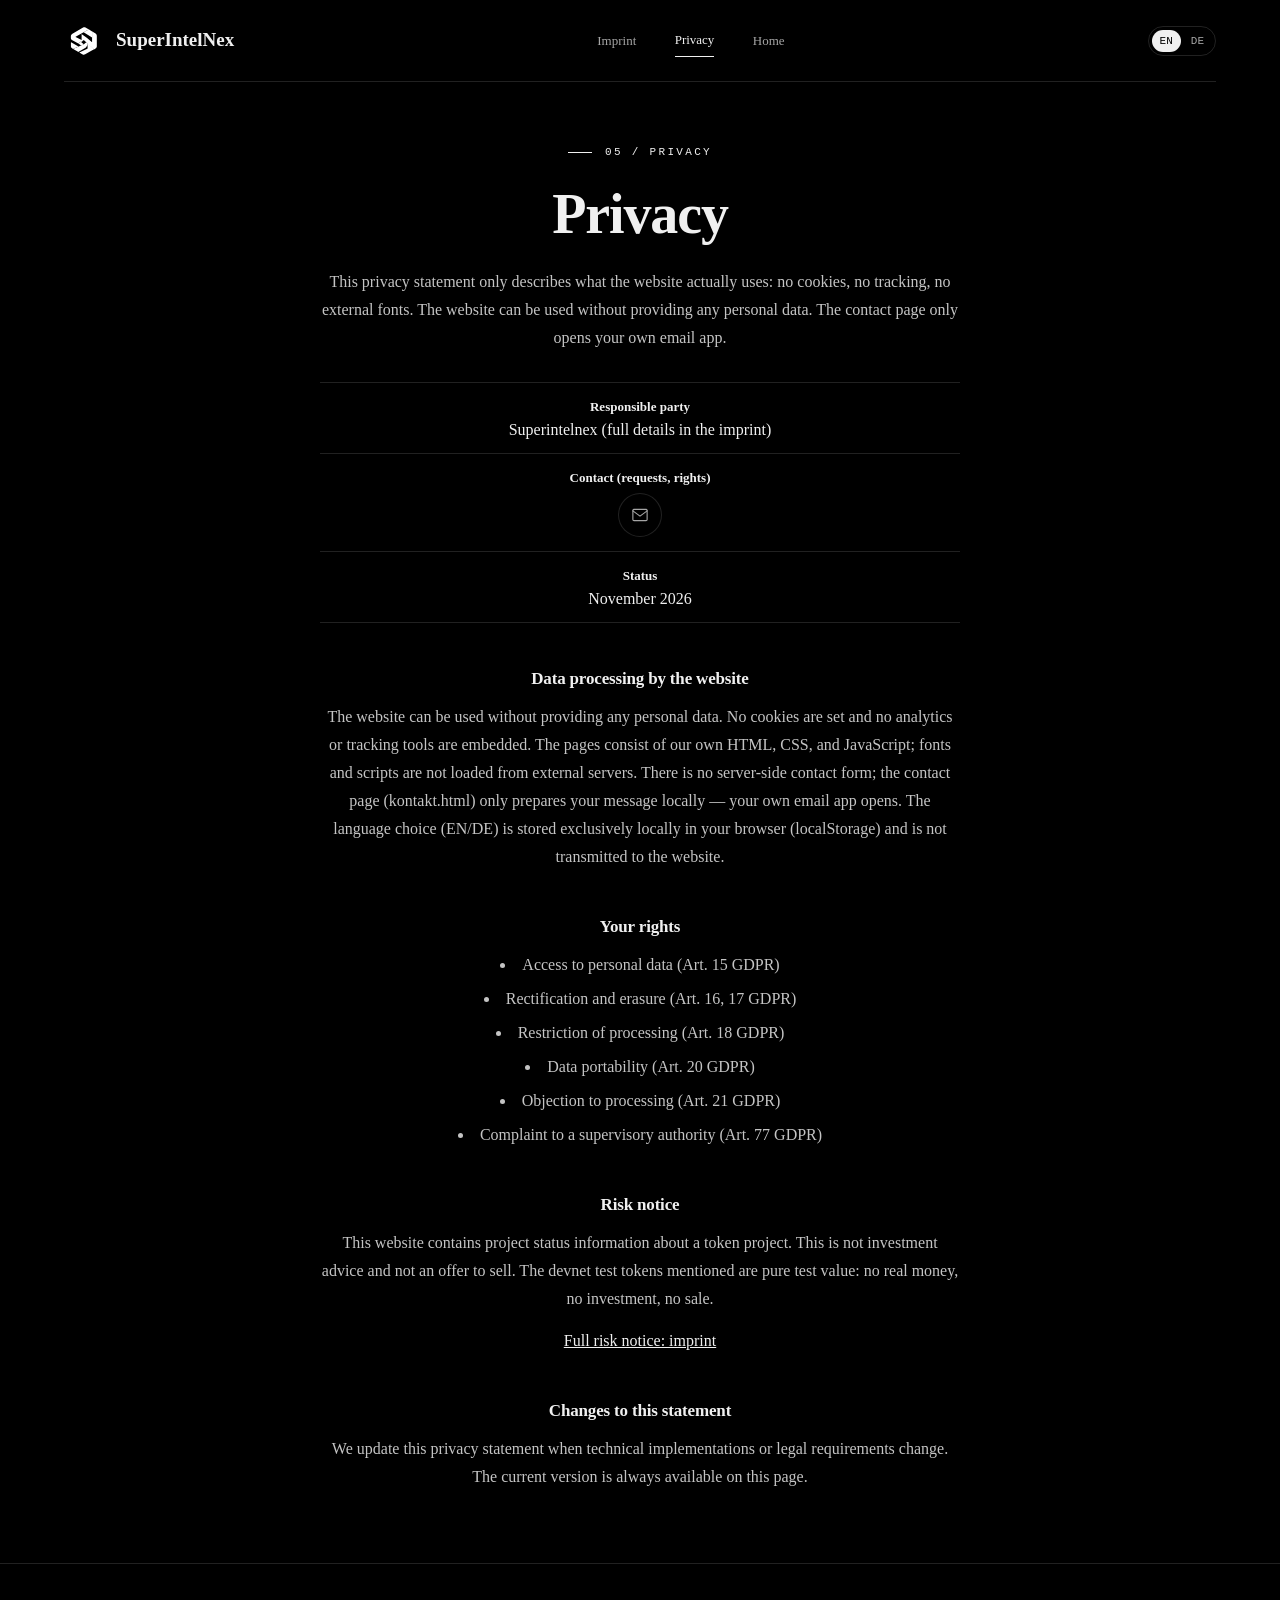
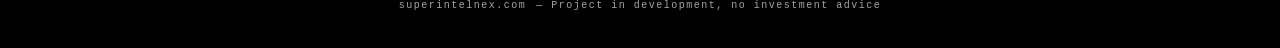
<file: datenschutz.html>
<!doctype html>
<html lang="en">
<head>
<meta charset="utf-8">
<meta name="viewport" content="width=device-width, initial-scale=1">
<meta name="theme-color" content="#000000">
<meta name="robots" content="noindex,follow">
<meta name="description" content="SuperIntelNex privacy statement: no cookies, no tracking, no external fonts, no server-side contact form.">
<meta name="color-scheme" content="dark">
<link rel="icon" href="superintelnex-sn-anthrazit.svg" type="image/svg+xml">
<link rel="icon" href="icon-192.png" type="image/png" sizes="192x192">
<link rel="icon" href="icon-512.png" type="image/png" sizes="512x512">
<link rel="apple-touch-icon" href="apple-touch-icon.png">
<link rel="manifest" href="manifest.webmanifest">
<link rel="canonical" href="https://superintelnex.com/datenschutz.html">
<title data-de="SuperIntelNex | Datenschutz">SuperIntelNex | Privacy</title>
<style>
  :root{color-scheme:dark;--bg:#000;--ink:#f0f0f0;--muted:#a5a5a5;--line:#ffffff21;--mono:ui-monospace,SFMono-Regular,Consolas,monospace;--serif:"Iowan Old Style","Palatino Linotype",Palatino,"Book Antiqua",Charter,"STIX Two Text",Georgia,serif;--edge:clamp(20px,5vw,84px)}
  *{box-sizing:border-box}
  body{margin:0;background:var(--bg);color:var(--ink);font-family:var(--serif)}
  a{-webkit-tap-highlight-color:transparent}
  a:focus-visible{outline:2px solid var(--ink);outline-offset:5px}
  .site{min-height:100svh;display:grid;grid-template-rows:auto 1fr auto;isolation:isolate}
  header{display:flex;align-items:center;justify-content:space-between;gap:20px;margin-inline:var(--edge);height:82px;border-bottom:1px solid var(--line)}
  .brand{display:flex;align-items:center;gap:12px;text-decoration:none;color:inherit;font-weight:600;font-size:19px;letter-spacing:0;white-space:nowrap}
  .brand span{position:relative;top:-.5px}
  .brand-mark{width:40px;height:40px;flex:none;display:block;transform:translateY(-.5px)}
  nav{display:flex;gap:clamp(13px,3vw,42px);align-items:center}
  nav a{color:var(--muted);font-size:13px;text-decoration:none;white-space:nowrap}
  nav a:hover,nav a[aria-current]{color:var(--ink)}
  nav a[aria-current]::after{content:"";display:block;width:100%;height:1px;background:var(--ink);transform:translateY(8px)}
  .languages{display:flex;gap:2px;padding:3px;border:1px solid var(--line);border-radius:99px}
  .languages button{border:0;border-radius:99px;background:transparent;color:var(--muted);padding:5px 8px;font:11px var(--mono);position:relative}
  .languages button::before{content:"";position:absolute;inset:-11px}
  .languages button:hover{color:var(--ink)}
  .languages button[aria-pressed="true"]{color:var(--bg);background:var(--ink)}
  .content{max-width:calc(640px + var(--edge) + var(--edge));margin-inline:auto;padding:64px var(--edge) 72px;text-align:center;overflow-wrap:anywhere}
  .eyebrow{display:flex;align-items:center;gap:13px;justify-content:center;margin:0 auto 27px;font:11px var(--mono);letter-spacing:.21em;text-transform:uppercase;color:var(--ink)}
  .eyebrow::before{content:"";width:24px;height:1px;background:currentColor}
  h1{margin:0 auto;font-size:clamp(34px,4.5vw,56px);line-height:1.05;letter-spacing:-.02em;font-weight:600;text-align:center}
  h2{margin:46px auto 14px;font-size:17px;font-weight:600;letter-spacing:-.01em;text-align:center}
  p,li{color:#c4c4c4;font-size:16px;line-height:1.75;max-width:640px;margin:0 auto;text-wrap:pretty;text-align:center}
  ul{margin:0 auto;padding-inline-start:0;max-width:640px;text-align:center}
  li{margin:6px 0;list-style-position:inside}
  a{color:var(--ink)}
  .details{max-width:640px;display:grid;margin:30px auto 0;border-top:1px solid var(--line)}
  .mail-link{width:44px;height:44px;border-radius:50%;border:1px solid var(--line);background:var(--bg);color:var(--muted);display:inline-flex;align-items:center;justify-content:center;position:relative;transition:color .2s,border-color .2s}
  .mail-link:hover{color:var(--ink);border-color:#ffffff66}
  .details div{display:grid;grid-template-columns:1fr;gap:5px;padding:14px 0;border-bottom:1px solid var(--line);justify-items:center;text-align:center}
  .details dt{color:var(--ink);font-size:13px;font-weight:600;line-height:1.5;text-align:center}
  .details dd{margin:0;text-align:center}
  .details .placeholder{width:100%}
  .placeholder{border:1px dashed var(--line);padding:10px 13px}
  .placeholder .tag{display:block;font:10px var(--mono);letter-spacing:.16em;text-transform:uppercase;color:var(--muted);margin-bottom:6px}
  .details dd.placeholder{display:block}
  footer{min-height:83px;border-top:1px solid var(--line)}
  .caption{display:flex;align-items:center;justify-content:center;text-align:center;gap:10px;margin-inline:var(--edge);min-height:83px;color:var(--muted);font:10px var(--mono);letter-spacing:.15em}
  .caption-note{display:inline}
  @media(max-width:560px){
    header{height:auto;min-height:84px;display:grid;grid-template-columns:1fr auto;align-content:center}
    .brand{font-size:16px;gap:8px}.brand-mark{width:30px;height:30px}
    nav{grid-column:1/-1;justify-content:flex-start;gap:24px;grid-row:2}
    .details dd{overflow-wrap:anywhere}
    footer{align-items:center}
    .caption{flex-wrap:wrap;row-gap:3px;letter-spacing:.05em}
  }
  @media(prefers-reduced-motion:reduce){*,*::before,*::after{animation-duration:.001ms!important;transition-duration:.001ms!important}}
</style>
</head>
<body>
<div class="site">
  <header>
    <a class="brand" href="index.html" aria-label="SuperIntelNex, home" data-de-label="SuperIntelNex, Startseite">
      <svg class="brand-mark" width="40" height="40" viewBox="0 0 1254 1254" fill="#fff" aria-hidden="true">
        <path d="M222 685L454 817L318 878Q284 894 263 881C232 864 217 842 217 811V690Q217 681 222 685Z"/>
        <path d="M740 707L941 905L664 1061C638 1077 611 1079 586 1065L479 1006Q474 1003 480 1001L732 885Q740 881 740 873Z"/>
        <path d="M615 368L880 534L883 345L796 292C778 282 762 285 744 297Z"/>
        <path d="M449 721L609 606L620 612L542 678L621 745L605 753L540 780Z"/>
        <path d="M598 220C622 205 648 204 674 219L795 291C777 283 762 286 744 298L364 507Q357 511 364 515L552 614L608 607L449 722L263 622C233 605 215 580 215 548V494C215 460 233 432 264 412Z"/>
        <path d="M263 881C282 891 297 887 318 878L605 753Q620 747 632 737L699 679L740 717V766C724 792 705 823 686 844Q678 853 663 862L459 983Q449 990 438 983Z"/>
        <path d="M559 428C670 499 779 583 880 681V349Q879 340 886 345L990 408C1016 424 1029 448 1029 479V811C1029 842 1015 866 989 881L941 906L620 613Q612 605 607 609L552 650V432Q552 423 559 428Z"/>
      </svg>
      <span>SuperIntelNex</span>
    </a>
    <nav aria-label="Legal pages" data-de-label="Rechtstexte">
      <a href="impressum.html" data-de="Impressum">Imprint</a>
      <a href="datenschutz.html" aria-current="page" data-de="Datenschutz">Privacy</a>
      <a href="index.html" data-de="Startseite">Home</a>
    </nav>
    <div class="languages" role="group" aria-label="Language" data-de-label="Sprache">
      <button type="button" lang="en" data-lang="en" aria-label="English" aria-pressed="true">EN</button>
      <button type="button" lang="de" data-lang="de" aria-label="Deutsch" aria-pressed="false">DE</button>
    </div>
  </header>
  <main>
    <div class="content">
      <p class="eyebrow" data-de="05 / Datenschutz">05 / Privacy</p>
      <h1 data-de="Datenschutz">Privacy</h1>
      <p style="margin-top:24px" data-de="Diese Datenschutzerklärung beschreibt nur das, was die Website tatsächlich einsetzt: keine Cookies, kein Tracking, keine externen Schriftarten. Die Website kann ohne Angabe personenbezogener Daten genutzt werden. Die Kontaktseite öffnet ausschließlich Ihr eigenes E-Mail-Programm.">This privacy statement only describes what the website actually uses: no cookies, no tracking, no external fonts. The website can be used without providing any personal data. The contact page only opens your own email app.</p>

      <dl class="details">
        <div><dt data-de="Verantwortlich">Responsible party</dt><dd data-de="Superintelnex (vollständige Angaben: Impressum)">Superintelnex (full details in the imprint)</dd></div>
        <div><dt data-de="Kontakt (Anfragen, Rechte)">Contact (requests, rights)</dt><dd><a class="mail-link" href="kontakt.html" aria-label="Contact (requests, rights) — open the contact page, the email address is only shown there after you click" data-de-label="Kontakt (Anfragen, Rechte) — Kontaktseite öffnen, die E-Mail-Adresse wird dort erst nach dem Klick angezeigt"><svg width="18" height="18" viewBox="0 0 24 24" fill="none" stroke="currentColor" stroke-width="1.5" aria-hidden="true"><rect x="2.5" y="4.5" width="19" height="15" rx="1.5"/><path d="M2.5 6.5L12 13.5 21.5 6.5" stroke-linecap="round" stroke-linejoin="round"/></svg></a></dd></div>
        <div><dt data-de="Stand">Status</dt><dd>November 2026</dd></div>
      </dl>



      <h2 data-de="Datenverarbeitung durch die Website">Data processing by the website</h2>
      <p data-de="Die Website kann ohne Angabe personenbezogener Daten genutzt werden. Es werden keine Cookies gesetzt und keine Analyseinstrumente oder Trackings eingebunden. Die Seite besteht aus eigenem HTML, CSS und JavaScript; Schriftarten oder Skripte werden nicht von externen Servern geladen. Ein serverseitiges Kontaktformular existiert nicht; die Kontaktseite (kontakt.html) bereitet Ihre Nachricht ausschließlich lokal vor — Ihr eigenes E-Mail-Programm öffnet sich. Die Sprachauswahl (EN/DE) wird ausschließlich lokal im Browser gespeichert (localStorage) und nicht an die Website übertragen.">The website can be used without providing any personal data. No cookies are set and no analytics or tracking tools are embedded. The pages consist of our own HTML, CSS, and JavaScript; fonts and scripts are not loaded from external servers. There is no server-side contact form; the contact page (kontakt.html) only prepares your message locally — your own email app opens. The language choice (EN/DE) is stored exclusively locally in your browser (localStorage) and is not transmitted to the website.</p>

      <h2 data-de="Ihre Rechte">Your rights</h2>
      <ul>
        <li data-de="Zugang zu personenbezogenen Daten (Art. 15 DSGVO)">Access to personal data (Art. 15 GDPR)</li>
        <li data-de="Berichtigung und Löschung (Art. 16, 17 DSGVO)">Rectification and erasure (Art. 16, 17 GDPR)</li>
        <li data-de="Einschränkung der Verarbeitung (Art. 18 DSGVO)">Restriction of processing (Art. 18 GDPR)</li>
        <li data-de="Datenübertragbarkeit (Art. 20 DSGVO)">Data portability (Art. 20 GDPR)</li>
        <li data-de="Widerspruch gegen die Verarbeitung (Art. 21 DSGVO)">Objection to processing (Art. 21 GDPR)</li>
        <li data-de="Beschwerde bei einer Aufsichtsbehörde (Art. 77 DSGVO)">Complaint to a supervisory authority (Art. 77 GDPR)</li>
      </ul>

      <h2 data-de="Risikohinweis">Risk notice</h2>
      <p data-de="Die Website enthält Projektstatus-Angaben zu einem Token-Projekt. Diese stellen keine Anlageberatung und kein Erwerbsangebot dar. Die genannten Devnet-Testtoken sind reiner Testwert: kein echtes Geld, keine Anlage, kein Verkauf.">This website contains project status information about a token project. This is not investment advice and not an offer to sell. The devnet test tokens mentioned are pure test value: no real money, no investment, no sale.</p>
      <p style="margin-top:14px"><a href="impressum.html" data-de="Vollständiger Risikohinweis: Impressum">Full risk notice: imprint</a></p>

      <h2 data-de="Änderungen dieser Erklärung">Changes to this statement</h2>
      <p data-de="Wir passen diese Datenschutzerklärung an, wenn sich technische Umsetzungen oder gesetzliche Vorgaben ändern. Der aktuelle Stand ist stets dieser Seite zu entnehmen.">We update this privacy statement when technical implementations or legal requirements change. The current version is always available on this page.</p>
    </div>
  </main>
  <footer>
    <div class="caption">superintelnex.com<span class="caption-note" data-de="— Projekt im Aufbau, keine Anlageberatung">— Project in development, no investment advice</span></div>
  </footer>
</div>
<script>
(() => {
  'use strict';
  const languageButtons = [...document.querySelectorAll('[data-lang]')];
  const translatedText = [...document.querySelectorAll('[data-de]')].map(el => ({element: el, english: el.textContent, german: el.dataset.de}));
  const translatedLabels = [...document.querySelectorAll('[data-de-label]')].map(el => ({element: el, english: el.getAttribute('aria-label') || '', german: el.dataset.deLabel}));
  const languageKey = 'superintelnex-language';
  let language = 'en';
  function setLanguage(nextLanguage) {
    language = nextLanguage === 'de' ? 'de' : 'en';
    document.documentElement.lang = language;
    const translation = language === 'de' ? 'german' : 'english';
    for (const item of translatedText) item.element.textContent = item[translation];
    for (const item of translatedLabels) item.element.setAttribute('aria-label', item[translation]);
    for (const button of languageButtons) button.setAttribute('aria-pressed', String(button.dataset.lang === language));
  }
  for (const button of languageButtons) {
    button.addEventListener('click', () => {
      setLanguage(button.dataset.lang);
      try { localStorage.setItem(languageKey, language); } catch {}
    });
  }
  try { setLanguage(localStorage.getItem(languageKey)); } catch { setLanguage('en'); }
})();
</script>
</body>
</html>
</file>
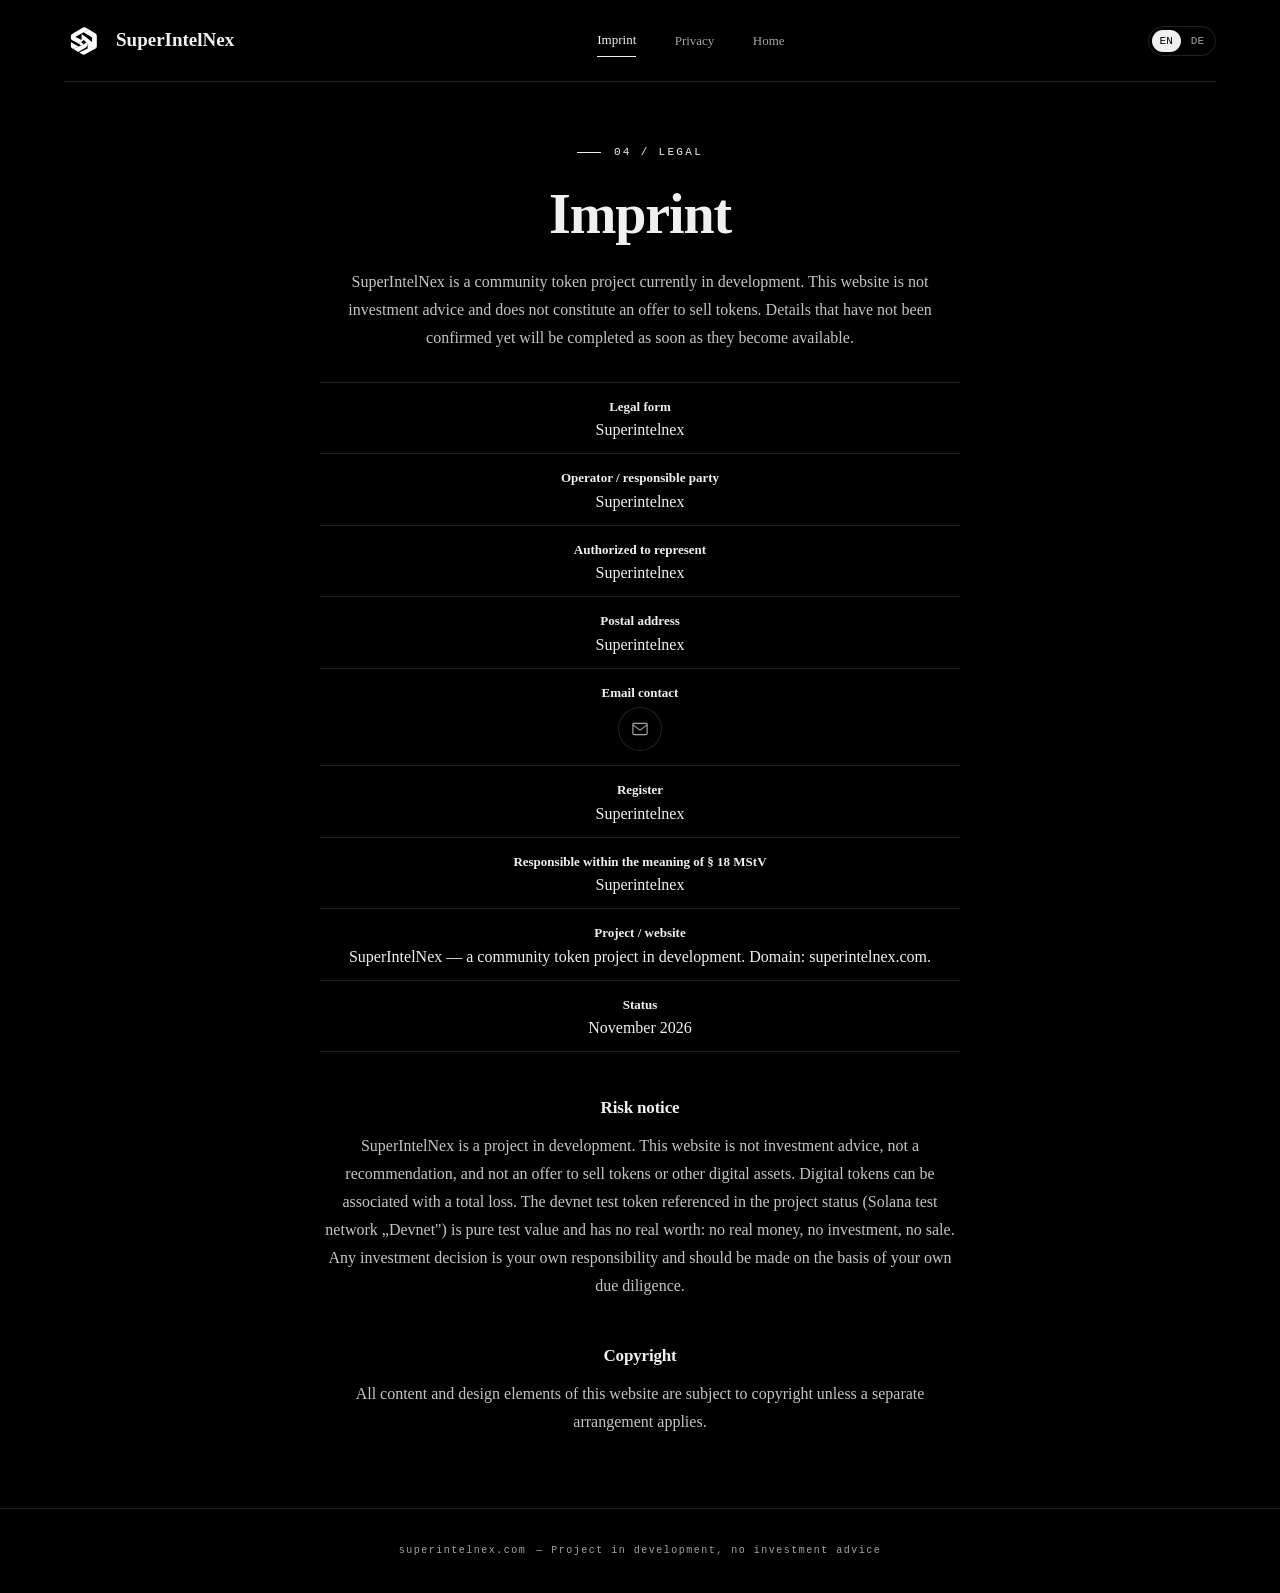
<file: impressum.html>
<!doctype html>
<html lang="en">
<head>
<meta charset="utf-8">
<meta name="viewport" content="width=device-width, initial-scale=1">
<meta name="theme-color" content="#000000">
<meta name="robots" content="noindex,follow">
<meta name="description" content="Imprint of SuperIntelNex: project in development, not investment advice.">
<meta name="color-scheme" content="dark">
<link rel="icon" href="superintelnex-sn-anthrazit.svg" type="image/svg+xml">
<link rel="icon" href="icon-192.png" type="image/png" sizes="192x192">
<link rel="icon" href="icon-512.png" type="image/png" sizes="512x512">
<link rel="apple-touch-icon" href="apple-touch-icon.png">
<link rel="manifest" href="manifest.webmanifest">
<link rel="canonical" href="https://superintelnex.com/impressum.html">
<title data-de="SuperIntelNex | Impressum">SuperIntelNex | Imprint</title>
<style>
  :root{color-scheme:dark;--bg:#000;--ink:#f0f0f0;--muted:#a5a5a5;--line:#ffffff21;--mono:ui-monospace,SFMono-Regular,Consolas,monospace;--serif:"Iowan Old Style","Palatino Linotype",Palatino,"Book Antiqua",Charter,"STIX Two Text",Georgia,serif;--edge:clamp(20px,5vw,84px)}
  *{box-sizing:border-box}
  body{margin:0;background:var(--bg);color:var(--ink);font-family:var(--serif)}
  a{-webkit-tap-highlight-color:transparent}
  a:focus-visible{outline:2px solid var(--ink);outline-offset:5px}
  .site{min-height:100svh;display:grid;grid-template-rows:auto 1fr auto;isolation:isolate}
  header{display:flex;align-items:center;justify-content:space-between;gap:20px;margin-inline:var(--edge);height:82px;border-bottom:1px solid var(--line)}
  .brand{display:flex;align-items:center;gap:12px;text-decoration:none;color:inherit;font-weight:600;font-size:19px;letter-spacing:0;white-space:nowrap}
  .brand span{position:relative;top:-.5px}
  .brand-mark{width:40px;height:40px;flex:none;display:block;transform:translateY(-.5px)}
  nav{display:flex;gap:clamp(13px,3vw,42px);align-items:center}
  nav a{color:var(--muted);font-size:13px;text-decoration:none;white-space:nowrap}
  nav a:hover,nav a[aria-current]{color:var(--ink)}
  nav a[aria-current]::after{content:"";display:block;width:100%;height:1px;background:var(--ink);transform:translateY(8px)}
  .languages{display:flex;gap:2px;padding:3px;border:1px solid var(--line);border-radius:99px}
  .languages button{border:0;border-radius:99px;background:transparent;color:var(--muted);padding:5px 8px;font:11px var(--mono);position:relative}
  .languages button::before{content:"";position:absolute;inset:-11px}
  .languages button:hover{color:var(--ink)}
  .languages button[aria-pressed="true"]{color:var(--bg);background:var(--ink)}
  .content{max-width:calc(640px + var(--edge) + var(--edge));margin-inline:auto;padding:64px var(--edge) 72px;text-align:center;overflow-wrap:anywhere}
  .eyebrow{display:flex;align-items:center;gap:13px;justify-content:center;margin:0 auto 27px;font:11px var(--mono);letter-spacing:.21em;text-transform:uppercase;color:var(--ink)}
  .eyebrow::before{content:"";width:24px;height:1px;background:currentColor}
  h1{margin:0 auto;font-size:clamp(34px,4.5vw,56px);line-height:1.05;letter-spacing:-.02em;font-weight:600;text-align:center}
  h2{margin:46px auto 14px;font-size:17px;font-weight:600;letter-spacing:-.01em;text-align:center}
  p,li{color:#c4c4c4;font-size:16px;line-height:1.75;max-width:640px;margin:0 auto;text-wrap:pretty;text-align:center}
  ul{margin:0 auto;padding-inline-start:0;max-width:640px;text-align:center}
  li{margin:6px 0;list-style-position:inside}
  a{color:var(--ink)}
  .details{max-width:640px;display:grid;margin:30px auto 0;border-top:1px solid var(--line)}
  .mail-link{width:44px;height:44px;border-radius:50%;border:1px solid var(--line);background:var(--bg);color:var(--muted);display:inline-flex;align-items:center;justify-content:center;position:relative;transition:color .2s,border-color .2s}
  .mail-link:hover{color:var(--ink);border-color:#ffffff66}
  .details div{display:grid;grid-template-columns:1fr;gap:5px;padding:14px 0;border-bottom:1px solid var(--line);justify-items:center;text-align:center}
  .details dt{color:var(--ink);font-size:13px;font-weight:600;line-height:1.5;text-align:center}
  .details dd{margin:0;text-align:center}
  .details .placeholder{width:100%}
  .placeholder{border:1px dashed var(--line);padding:10px 13px}
  .placeholder .tag{display:block;font:10px var(--mono);letter-spacing:.16em;text-transform:uppercase;color:var(--muted);margin-bottom:6px}
  .details dd.placeholder{display:block}
  footer{min-height:83px;border-top:1px solid var(--line)}
  .caption{display:flex;align-items:center;justify-content:center;text-align:center;gap:10px;margin-inline:var(--edge);min-height:83px;color:var(--muted);font:10px var(--mono);letter-spacing:.15em}
  .caption-note{display:inline}
  @media(max-width:560px){
    header{height:auto;min-height:84px;display:grid;grid-template-columns:1fr auto;align-content:center}
    .brand{font-size:16px;gap:8px}.brand-mark{width:30px;height:30px}
    nav{grid-column:1/-1;justify-content:flex-start;gap:24px;grid-row:2}
    .details dd{overflow-wrap:anywhere}
    footer{align-items:center}
    .caption{flex-wrap:wrap;row-gap:3px;letter-spacing:.05em}
  }
  @media(prefers-reduced-motion:reduce){*,*::before,*::after{animation-duration:.001ms!important;transition-duration:.001ms!important}}
</style>
</head>
<body>
<div class="site">
  <header>
    <a class="brand" href="index.html" aria-label="SuperIntelNex, home" data-de-label="SuperIntelNex, Startseite">
      <svg class="brand-mark" width="40" height="40" viewBox="0 0 1254 1254" fill="#fff" aria-hidden="true">
        <path d="M222 685L454 817L318 878Q284 894 263 881C232 864 217 842 217 811V690Q217 681 222 685Z"/>
        <path d="M740 707L941 905L664 1061C638 1077 611 1079 586 1065L479 1006Q474 1003 480 1001L732 885Q740 881 740 873Z"/>
        <path d="M615 368L880 534L883 345L796 292C778 282 762 285 744 297Z"/>
        <path d="M449 721L609 606L620 612L542 678L621 745L605 753L540 780Z"/>
        <path d="M598 220C622 205 648 204 674 219L795 291C777 283 762 286 744 298L364 507Q357 511 364 515L552 614L608 607L449 722L263 622C233 605 215 580 215 548V494C215 460 233 432 264 412Z"/>
        <path d="M263 881C282 891 297 887 318 878L605 753Q620 747 632 737L699 679L740 717V766C724 792 705 823 686 844Q678 853 663 862L459 983Q449 990 438 983Z"/>
        <path d="M559 428C670 499 779 583 880 681V349Q879 340 886 345L990 408C1016 424 1029 448 1029 479V811C1029 842 1015 866 989 881L941 906L620 613Q612 605 607 609L552 650V432Q552 423 559 428Z"/>
      </svg>
      <span>SuperIntelNex</span>
    </a>
    <nav aria-label="Legal pages" data-de-label="Rechtstexte">
      <a href="impressum.html" aria-current="page" data-de="Impressum">Imprint</a>
      <a href="datenschutz.html" data-de="Datenschutz">Privacy</a>
      <a href="index.html" data-de="Startseite">Home</a>
    </nav>
    <div class="languages" role="group" aria-label="Language" data-de-label="Sprache">
      <button type="button" lang="en" data-lang="en" aria-label="English" aria-pressed="true">EN</button>
      <button type="button" lang="de" data-lang="de" aria-label="Deutsch" aria-pressed="false">DE</button>
    </div>
  </header>
  <main>
    <div class="content">
      <p class="eyebrow" data-de="04 / Rechtliches">04 / Legal</p>
      <h1 data-de="Impressum">Imprint</h1>
      <p style="margin-top:24px" data-de="SuperIntelNex ist ein Community-Token-Projekt im Aufbau. Diese Website ist keine Anlageberatung und kein Erwerbsangebot für Token. Angaben, die bisher nicht bestätigt sind, werden nachträglich ergänzt.">SuperIntelNex is a community token project currently in development. This website is not investment advice and does not constitute an offer to sell tokens. Details that have not been confirmed yet will be completed as soon as they become available.</p>

      <dl class="details">
        <div><dt data-de="Rechtsform">Legal form</dt><dd data-de="Superintelnex">Superintelnex</dd></div>
        <div><dt data-de="Betreiber / Verantwortlich">Operator / responsible party</dt><dd data-de="Superintelnex">Superintelnex</dd></div>
        <div><dt data-de="Vertretungsberechtigt">Authorized to represent</dt><dd data-de="Superintelnex">Superintelnex</dd></div>
        <div><dt data-de="Anschrift">Postal address</dt><dd data-de="Superintelnex">Superintelnex</dd></div>
        <div><dt data-de="E-Mail-Kontakt">Email contact</dt><dd><a class="mail-link" href="kontakt.html" aria-label="Email contact — open the contact page, the address is only shown there after you click" data-de-label="E-Mail-Kontakt — Kontaktseite öffnen, die Adresse wird dort erst nach dem Klick angezeigt"><svg width="18" height="18" viewBox="0 0 24 24" fill="none" stroke="currentColor" stroke-width="1.5" aria-hidden="true"><rect x="2.5" y="4.5" width="19" height="15" rx="1.5"/><path d="M2.5 6.5L12 13.5 21.5 6.5" stroke-linecap="round" stroke-linejoin="round"/></svg></a></dd></div>
        <div><dt data-de="Register">Register</dt><dd data-de="Superintelnex">Superintelnex</dd></div>
        <div><dt data-de="Verantwortlich i. S. d. § 18 MStV">Responsible within the meaning of § 18 MStV</dt><dd data-de="Superintelnex">Superintelnex</dd></div>
        <div><dt data-de="Projekt / Website">Project / website</dt><dd data-de="SuperIntelNex — Community-Token-Projekt im Aufbau. Ziel-Domain: superintelnex.com.">SuperIntelNex — a community token project in development. Domain: superintelnex.com.</dd></div>
        <div><dt data-de="Stand">Status</dt><dd>November 2026</dd></div>
      </dl>

      <h2 data-de="Risikohinweis">Risk notice</h2>
      <p data-de="SuperIntelNex ist ein Projekt im Aufbau. Diese Website ist keine Anlageberatung, keine Empfehlung und kein Erwerbsangebot für Token oder andere digitale Vermögenswerte. Digitale Token können mit einem Totalverlust verbunden sein. Die im Projektstatus genannte Devnet-Testtoken (Solana-Testnetz „Devnet") ist reiner Testwert und hat keinen realen Wert: kein echtes Geld, keine Anlage, kein Verkauf. Jede Investitionsentscheidung ist eigenverantwortlich und auf Basis eigener Prüfung zu treffen.">SuperIntelNex is a project in development. This website is not investment advice, not a recommendation, and not an offer to sell tokens or other digital assets. Digital tokens can be associated with a total loss. The devnet test token referenced in the project status (Solana test network „Devnet") is pure test value and has no real worth: no real money, no investment, no sale. Any investment decision is your own responsibility and should be made on the basis of your own due diligence.</p>

      <h2 data-de="Urheberrecht">Copyright</h2>
      <p data-de="Alle Inhalte und Gestaltungselemente dieser Website unterliegen dem Urheberrecht, sofern keine abweichende Regelung vorliegt.">All content and design elements of this website are subject to copyright unless a separate arrangement applies.</p>
    </div>
  </main>
  <footer>
    <div class="caption">superintelnex.com<span class="caption-note" data-de="— Projekt im Aufbau, keine Anlageberatung">— Project in development, no investment advice</span></div>
  </footer>
</div>
<script>
(() => {
  'use strict';
  const languageButtons = [...document.querySelectorAll('[data-lang]')];
  const translatedText = [...document.querySelectorAll('[data-de]')].map(el => ({element: el, english: el.textContent, german: el.dataset.de}));
  const translatedLabels = [...document.querySelectorAll('[data-de-label]')].map(el => ({element: el, english: el.getAttribute('aria-label') || '', german: el.dataset.deLabel}));
  const languageKey = 'superintelnex-language';
  let language = 'en';
  function setLanguage(nextLanguage) {
    language = nextLanguage === 'de' ? 'de' : 'en';
    document.documentElement.lang = language;
    const translation = language === 'de' ? 'german' : 'english';
    for (const item of translatedText) item.element.textContent = item[translation];
    for (const item of translatedLabels) item.element.setAttribute('aria-label', item[translation]);
    for (const button of languageButtons) button.setAttribute('aria-pressed', String(button.dataset.lang === language));
  }
  for (const button of languageButtons) {
    button.addEventListener('click', () => {
      setLanguage(button.dataset.lang);
      try { localStorage.setItem(languageKey, language); } catch {}
    });
  }
  try { setLanguage(localStorage.getItem(languageKey)); } catch { setLanguage('en'); }
})();
</script>
</body>
</html>
</file>
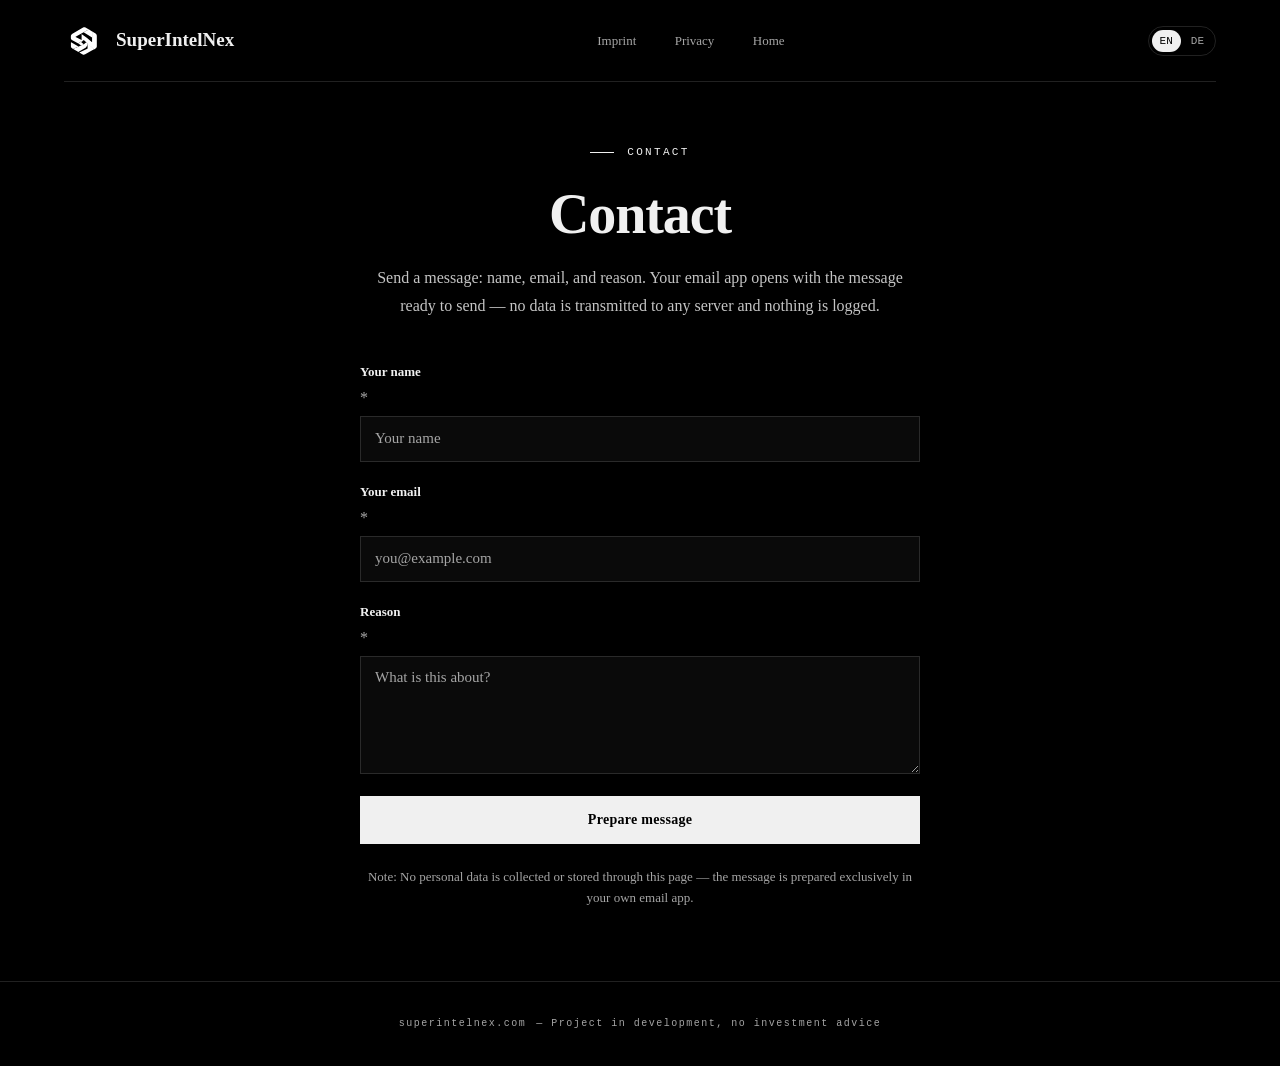
<file: kontakt.html>
<!doctype html>
<html lang="en">
<head>
<meta charset="utf-8">
<meta name="viewport" content="width=device-width, initial-scale=1">
<meta name="theme-color" content="#000000">
<meta name="robots" content="noindex,follow">
<meta name="description" content="Contact SuperIntelNex: send a message with name, email, and reason. No tracking, no external services.">
<meta name="color-scheme" content="dark">
<link rel="icon" href="superintelnex-sn-anthrazit.svg" type="image/svg+xml">
<link rel="icon" href="icon-192.png" type="image/png" sizes="192x192">
<link rel="icon" href="icon-512.png" type="image/png" sizes="512x512">
<link rel="apple-touch-icon" href="apple-touch-icon.png">
<link rel="manifest" href="manifest.webmanifest">
<link rel="canonical" href="https://superintelnex.com/kontakt.html">
<title data-de="SuperIntelNex | Kontakt">SuperIntelNex | Contact</title>
<style>
  :root{color-scheme:dark;--bg:#000;--ink:#f0f0f0;--muted:#a5a5a5;--line:#ffffff21;--mono:ui-monospace,SFMono-Regular,Consolas,monospace;--serif:"Iowan Old Style","Palatino Linotype",Palatino,"Book Antiqua",Charter,"STIX Two Text",Georgia,serif;--edge:clamp(20px,5vw,84px)}
  *{box-sizing:border-box}
  body{margin:0;background:var(--bg);color:var(--ink);font-family:var(--serif)}
  a{-webkit-tap-highlight-color:transparent}
  a:focus-visible,button:focus-visible,input:focus-visible,textarea:focus-visible{outline:2px solid var(--ink);outline-offset:2px}
  .site{min-height:100svh;display:grid;grid-template-rows:auto 1fr auto;isolation:isolate}
  header{display:flex;align-items:center;justify-content:space-between;gap:20px;margin-inline:var(--edge);height:82px;border-bottom:1px solid var(--line)}
  .brand{display:flex;align-items:center;gap:12px;text-decoration:none;color:inherit;font-weight:600;font-size:19px;letter-spacing:0;white-space:nowrap}
  .brand span{position:relative;top:-.5px}
  .brand-mark{width:40px;height:40px;flex:none;display:block;transform:translateY(-.5px)}
  nav{display:flex;gap:clamp(13px,3vw,42px);align-items:center}
  nav a{color:var(--muted);font-size:13px;text-decoration:none;white-space:nowrap}
  nav a:hover,nav a[aria-current]{color:var(--ink)}
  nav a[aria-current]::after{content:"";display:block;width:100%;height:1px;background:var(--ink);transform:translateY(8px)}
  .languages{display:flex;gap:2px;padding:3px;border:1px solid var(--line);border-radius:99px}
  .languages button{border:0;border-radius:99px;background:transparent;color:var(--muted);padding:5px 8px;font:11px var(--mono);position:relative}
  .languages button::before{content:"";position:absolute;inset:-11px}
  .languages button:hover{color:var(--ink)}
  .languages button[aria-pressed="true"]{color:var(--bg);background:var(--ink)}
  .content{padding:64px var(--edge) 72px}
  .eyebrow{display:flex;align-items:center;gap:13px;justify-content:center;margin:0 auto 27px;font:11px var(--mono);letter-spacing:.21em;text-transform:uppercase;color:var(--ink)}
  .eyebrow::before{content:"";width:24px;height:1px;background:currentColor}
  h1{margin:0 auto;font-size:clamp(34px,4.5vw,56px);line-height:1.05;letter-spacing:-.02em;font-weight:600;text-align:center}
  .lede{color:#c4c4c4;font-size:16px;line-height:1.75;max-width:560px;margin:20px auto 0;text-wrap:pretty;text-align:center}
  form{max-width:560px;margin:44px auto 0;display:grid;gap:22px;text-align:left}
  label{display:grid;gap:9px}
  .label{color:var(--ink);font-size:13px;font-weight:600}
  .req{color:var(--muted);font-weight:400}
  input,textarea{width:100%;border:1px solid var(--line);background:#0A0A0A;color:var(--ink);padding:12px 14px;font:15px var(--serif);min-height:46px;border-radius:0}
  textarea{resize:vertical;min-height:118px}
  input::placeholder,textarea::placeholder{color:var(--muted)}
  .submit{min-height:48px;border:1px solid var(--ink);background:var(--ink);color:var(--bg);font:600 14px var(--serif);letter-spacing:.02em;padding:12px;cursor:pointer;transition:background .2s,color .2s}
  .submit:hover{background:transparent;color:var(--ink)}
  .submit:disabled{opacity:.4;cursor:default}
  .note{color:var(--muted);font-size:13px;line-height:1.65;max-width:560px;margin:22px auto 0;text-align:center}
  .done{display:none;max-width:560px;margin:44px auto 0;border:1px solid var(--line);padding:30px 28px;text-align:center}
  .done.show{display:block}
  .done h2{margin:0 0 10px;font-size:19px;font-weight:600}
  .done p{margin:0;color:#c4c4c4;font-size:15px;line-height:1.75}
  footer{min-height:83px;border-top:1px solid var(--line)}
  .caption{display:flex;align-items:center;justify-content:center;gap:10px;margin-inline:var(--edge);min-height:83px;color:var(--muted);font:10px var(--mono);letter-spacing:.15em}
  .caption-note{display:inline}
  @media(max-width:560px){
    header{height:auto;min-height:84px;display:grid;grid-template-columns:1fr auto;align-content:center}
    .brand{font-size:16px;gap:8px}.brand-mark{width:30px;height:30px}
    nav{grid-column:1/-1;justify-content:flex-start;gap:24px;grid-row:2}
    footer{align-items:center}
    .caption{flex-wrap:wrap;row-gap:3px;letter-spacing:.05em}
  }
  @media(prefers-reduced-motion:reduce){*,*::before,*::after{animation-duration:.001ms!important;transition-duration:.001ms!important}}
</style>
</head>
<body>
<div class="site">
  <header>
    <a class="brand" href="index.html" aria-label="SuperIntelNex, home" data-de-label="SuperIntelNex, Startseite">
      <svg class="brand-mark" width="40" height="40" viewBox="0 0 1254 1254" fill="#fff" aria-hidden="true">
        <path d="M222 685L454 817L318 878Q284 894 263 881C232 864 217 842 217 811V690Q217 681 222 685Z"/>
        <path d="M740 707L941 905L664 1061C638 1077 611 1079 586 1065L479 1006Q474 1003 480 1001L732 885Q740 881 740 873Z"/>
        <path d="M615 368L880 534L883 345L796 292C778 282 762 285 744 297Z"/>
        <path d="M449 721L609 606L620 612L542 678L621 745L605 753L540 780Z"/>
        <path d="M598 220C622 205 648 204 674 219L795 291C777 283 762 286 744 298L364 507Q357 511 364 515L552 614L608 607L449 722L263 622C233 605 215 580 215 548V494C215 460 233 432 264 412Z"/>
        <path d="M263 881C282 891 297 887 318 878L605 753Q620 747 632 737L699 679L740 717V766C724 792 705 823 686 844Q678 853 663 862L459 983Q449 990 438 983Z"/>
        <path d="M559 428C670 499 779 583 880 681V349Q879 340 886 345L990 408C1016 424 1029 448 1029 479V811C1029 842 1015 866 989 881L941 906L620 613Q612 605 607 609L552 650V432Q552 423 559 428Z"/>
      </svg>
      <span>SuperIntelNex</span>
    </a>
    <nav aria-label="Site pages" data-de-label="Seiten">
      <a href="impressum.html" data-de="Impressum">Imprint</a>
      <a href="datenschutz.html" data-de="Datenschutz">Privacy</a>
      <a href="index.html" data-de="Startseite">Home</a>
    </nav>
    <div class="languages" role="group" aria-label="Language" data-de-label="Sprache">
      <button type="button" lang="en" data-lang="en" aria-label="English" aria-pressed="true">EN</button>
      <button type="button" lang="de" data-lang="de" aria-label="Deutsch" aria-pressed="false">DE</button>
    </div>
  </header>
  <main>
    <div class="content">
      <p class="eyebrow" data-de="Kontakt">Contact</p>
      <h1 data-de="Kontakt">Contact</h1>
      <p class="lede" data-de="Anfrage senden: Name, E-Mail und Grund. Die Nachricht öffnet Ihr E-Mail-Programm — es werden keine Daten an Server übertragen und nichts protokolliert.">Send a message: name, email, and reason. Your email app opens with the message ready to send — no data is transmitted to any server and nothing is logged.</p>
      <form id="contact-form" novalidate>
        <label for="f-name"><span class="label" data-de="Ihr Name">Your name</span> <span class="req" aria-hidden="true">*</span><input id="f-name" name="name" type="text" autocomplete="name" required data-de-ph="Ihr Name" placeholder="Your name"></label>
        <label for="f-email"><span class="label" data-de="Ihre E-Mail">Your email</span> <span class="req" aria-hidden="true">*</span><input id="f-email" name="email" type="email" autocomplete="email" required data-de-ph="ihre@adresse.com" placeholder="you@example.com"></label>
        <label for="f-topic"><span class="label" data-de="Grund">Reason</span> <span class="req" aria-hidden="true">*</span><textarea id="f-topic" name="topic" required data-de-ph="Worum geht es?" placeholder="What is this about?"></textarea></label>
        <button type="submit" class="submit" data-de="Nachricht vorbereiten">Prepare message</button>
      </form>
      <p class="note" data-de="Hinweis: Über diese Seite werden keine personenbezogenen Daten erhoben oder gespeichert — die Nachricht wird ausschließlich lokal in Ihrem E-Mail-Programm aufbereitet.">Note: No personal data is collected or stored through this page — the message is prepared exclusively in your own email app.</p>
      <div class="done" role="status">
        <h2 data-de="Nachricht vorbereitet">Message prepared</h2>
        <p data-de="Ihr E-Mail-Programm hat sich geöffnet. Bitte die Nachricht prüfen und absenden.">Your email app has opened. Please review and send the message.</p>
      </div>
    </div>
  </main>
  <footer>
    <div class="caption">superintelnex.com<span class="caption-note" data-de="— Projekt im Aufbau, keine Anlageberatung">— Project in development, no investment advice</span></div>
  </footer>
</div>
<script>
(() => {
  'use strict';
  // EN-Default + data-de i18n (gemeinsamer Key wie alle Seiten)
  const languageButtons = [...document.querySelectorAll('[data-lang]')];
  const translatedText = [...document.querySelectorAll('[data-de]')].map(el => ({element: el, english: el.textContent, german: el.dataset.de}));
  const translatedLabels = [...document.querySelectorAll('[data-de-label]')].map(el => ({element: el, english: el.getAttribute('aria-label') || '', german: el.dataset.deLabel}));
  const translatedPlaceholders = [...document.querySelectorAll('[data-de-ph]')].map(el => ({element: el, english: el.placeholder, german: el.dataset.dePh}));
  const languageKey = 'superintelnex-language';
  let language = 'en';
  function setLanguage(nextLanguage) {
    language = nextLanguage === 'de' ? 'de' : 'en';
    document.documentElement.lang = language;
    const t = language === 'de' ? 'german' : 'english';
    for (const item of translatedText) item.element.textContent = item[t];
    for (const item of translatedLabels) item.element.setAttribute('aria-label', item[t]);
    for (const item of translatedPlaceholders) item.element.placeholder = item[t];
    for (const button of languageButtons) button.setAttribute('aria-pressed', String(button.dataset.lang === language));
  }
  for (const button of languageButtons) {
    button.addEventListener('click', () => {
      setLanguage(button.dataset.lang);
      try { localStorage.setItem(languageKey, language); } catch {}
    });
  }
  try { setLanguage(localStorage.getItem(languageKey)); } catch { setLanguage('en'); }
  // Kontakt-Submit: E-Mail-Ziel ausschließlich Base64-codiert (kein Klartext im HTML)
  const TO_B64 = 'c3VwZXJpbnRlbG5leEBnbWFpbC5jb20=';
  const form = document.getElementById('contact-form');
  const done = document.querySelector('.done');
  form.addEventListener('submit', (e) => {
    e.preventDefault();
    if (!form.checkValidity()) { form.reportValidity(); return; }
    const data = new FormData(form);
    const name = String(data.get('name') || '').trim();
    const email = String(data.get('email') || '').trim();
    const topic = String(data.get('topic') || '').trim();
    const lang = language === 'de' ? 'DE' : 'EN';
    const subject = lang === 'DE' ? 'Kontaktanfrage — SuperIntelNex' : 'Contact inquiry — SuperIntelNex';
    const body = ['Name: ' + name, 'E-Mail: ' + email, '', topic, '', 'Via superintelnex.com/kontakt.html'].join('\n');
    const target = atob(TO_B64);
    window.location.href = 'mailto:' + target + '?subject=' + encodeURIComponent(subject) + '&body=' + encodeURIComponent(body);
    done.classList.add('show');
    form.reset();
    done.scrollIntoView({ behavior: 'smooth', block: 'center' });
  });
})();
</script>
</body>
</html>
</file>
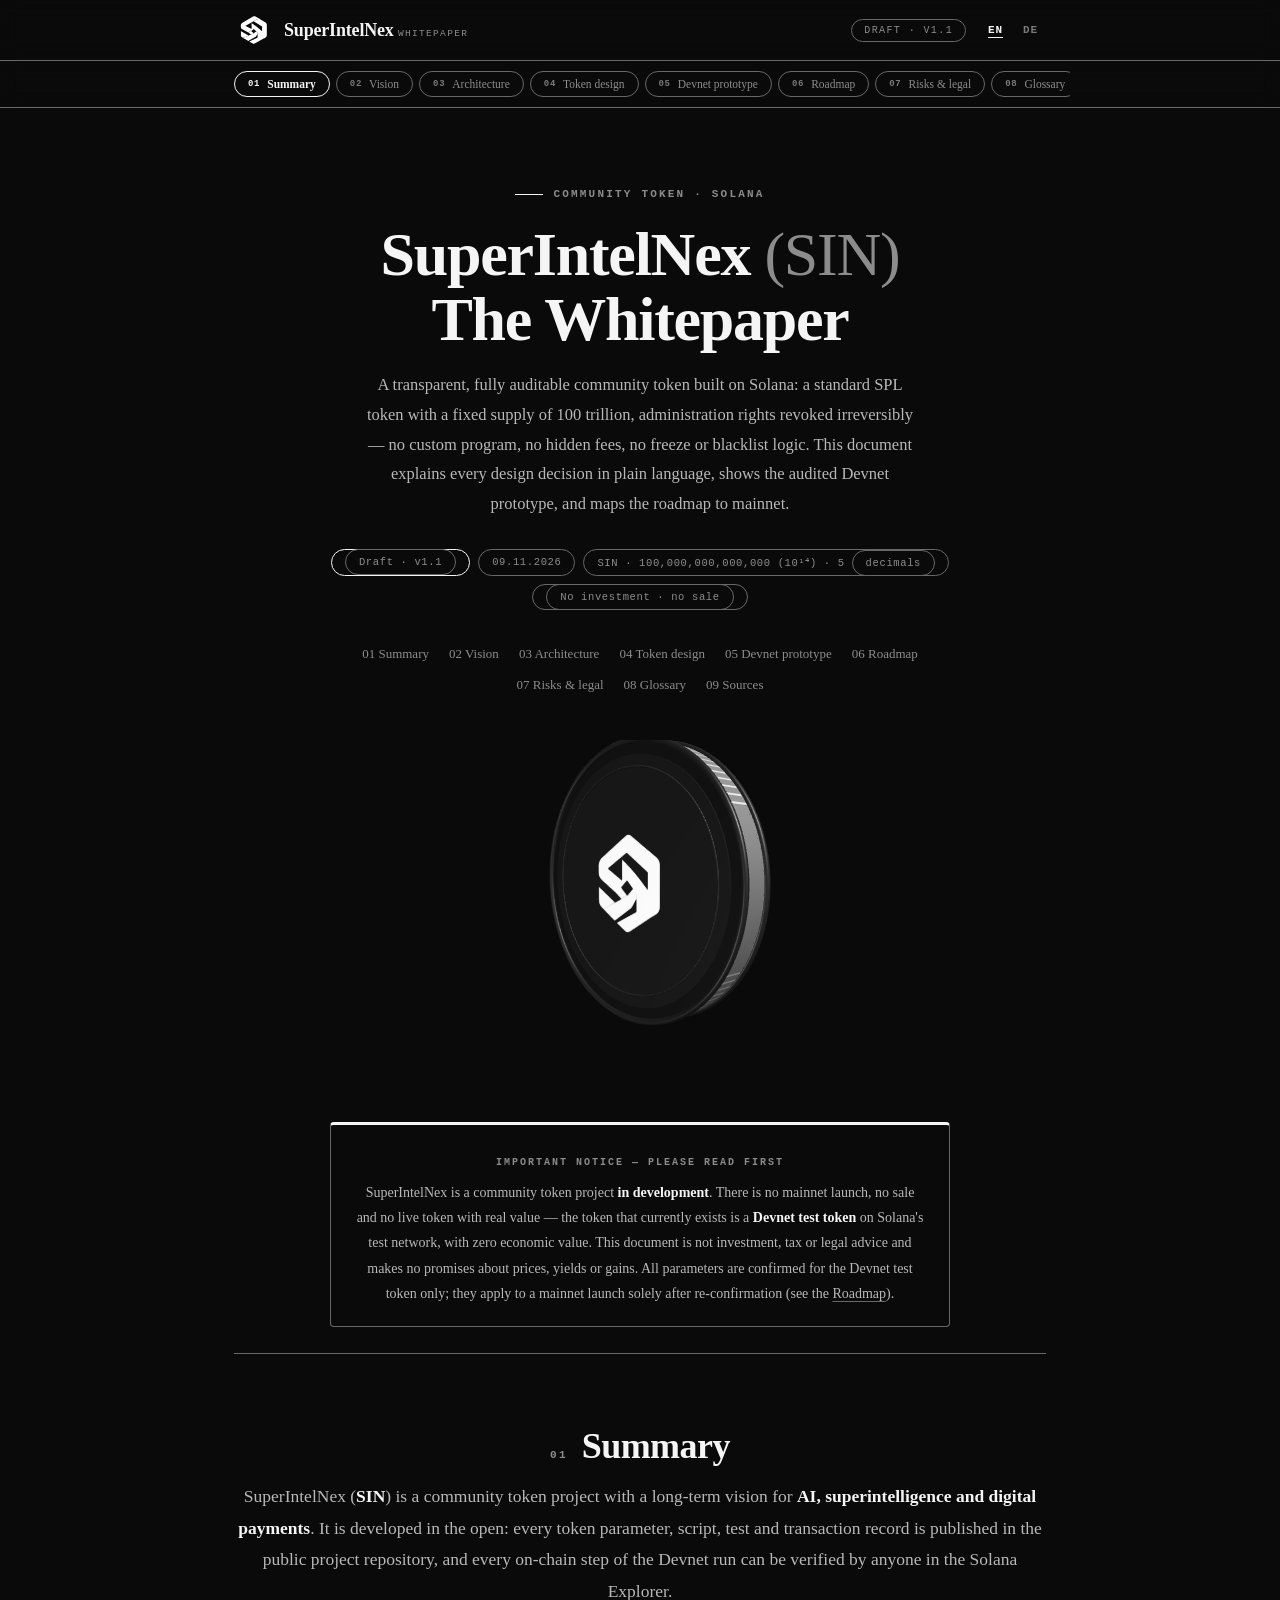
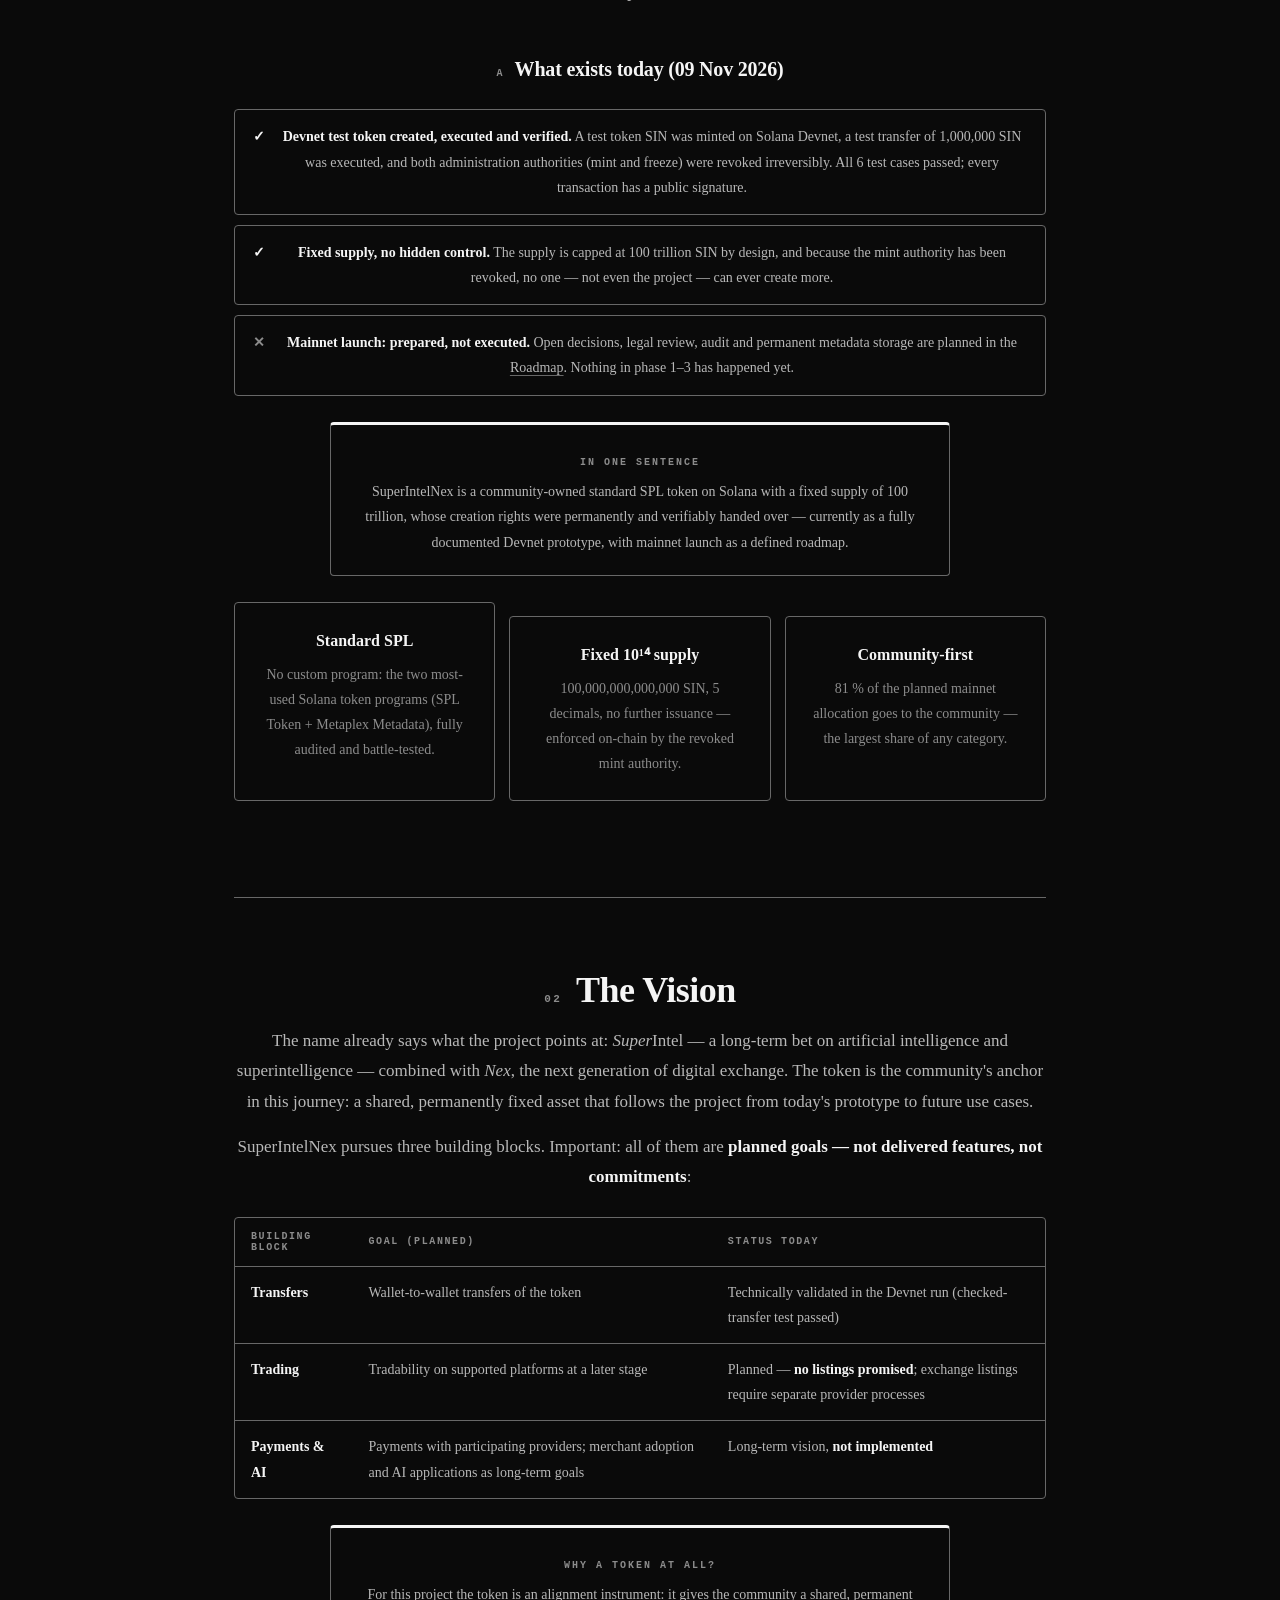
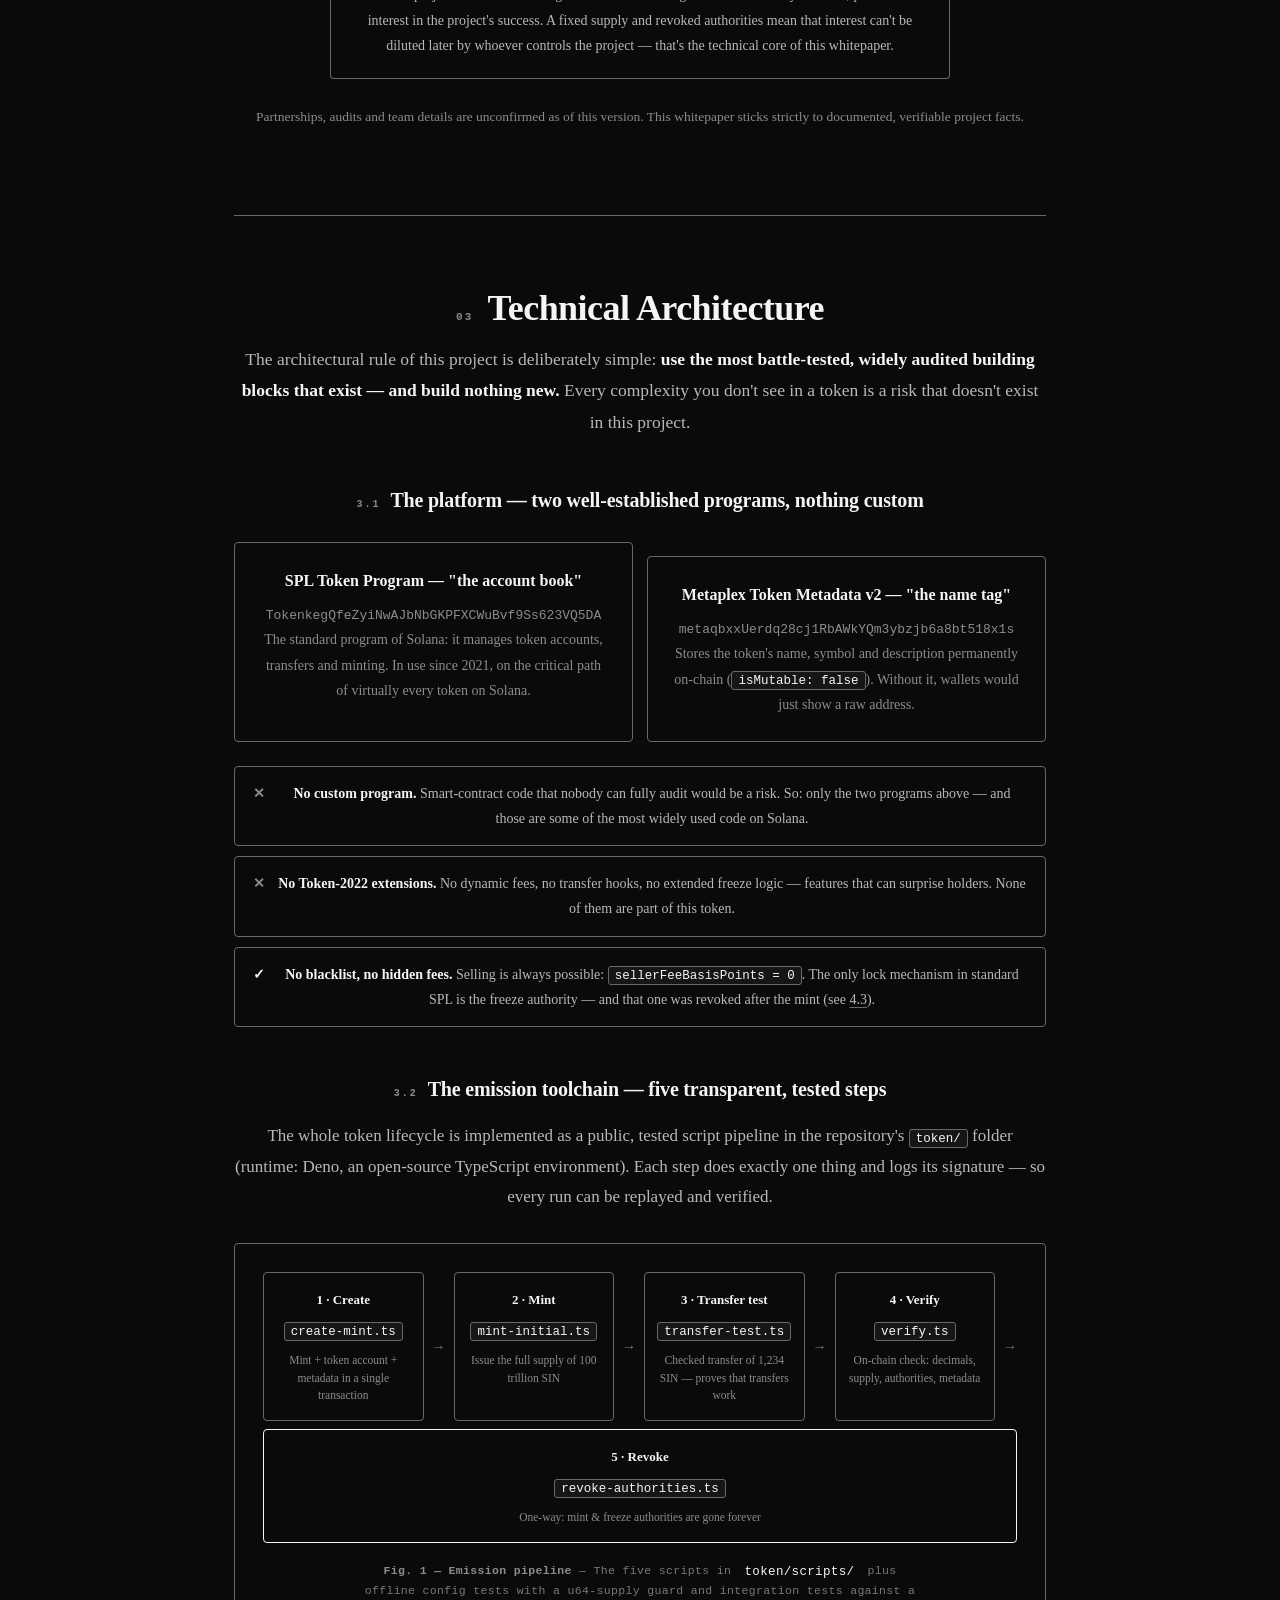
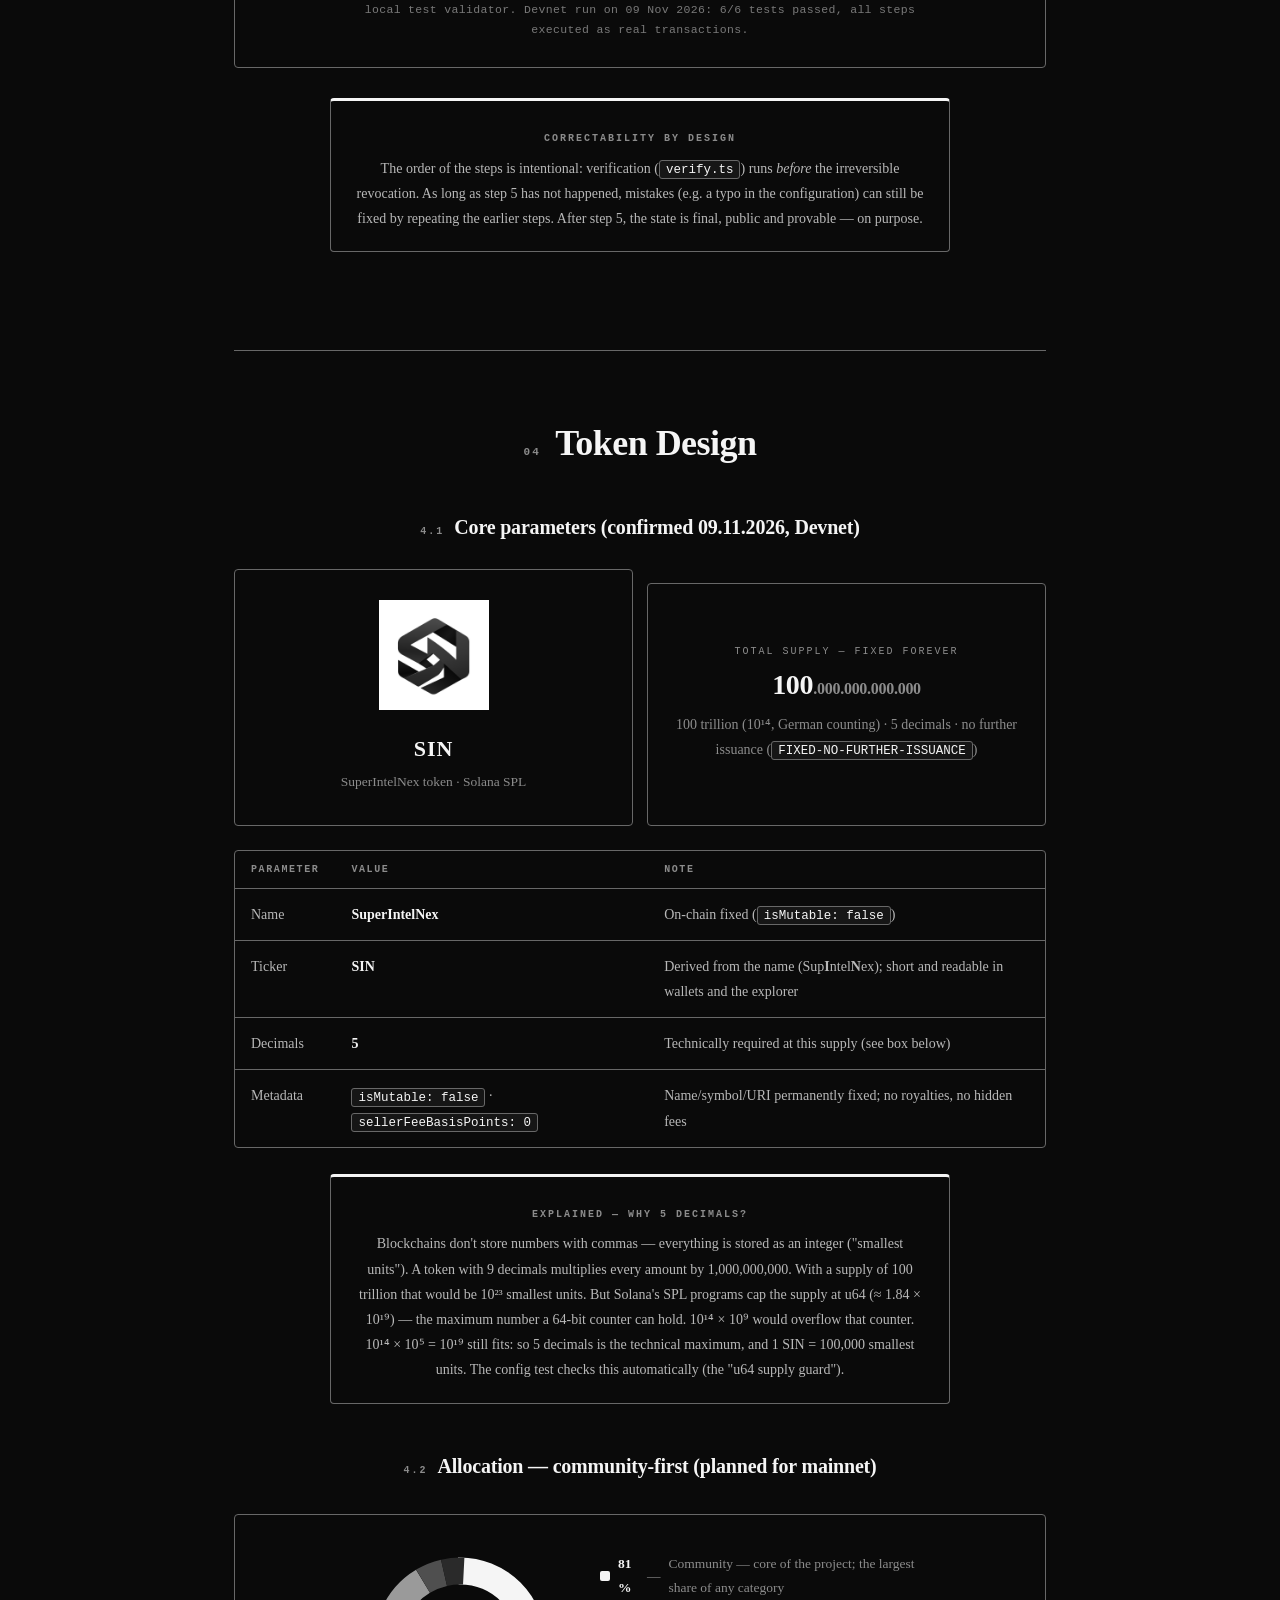
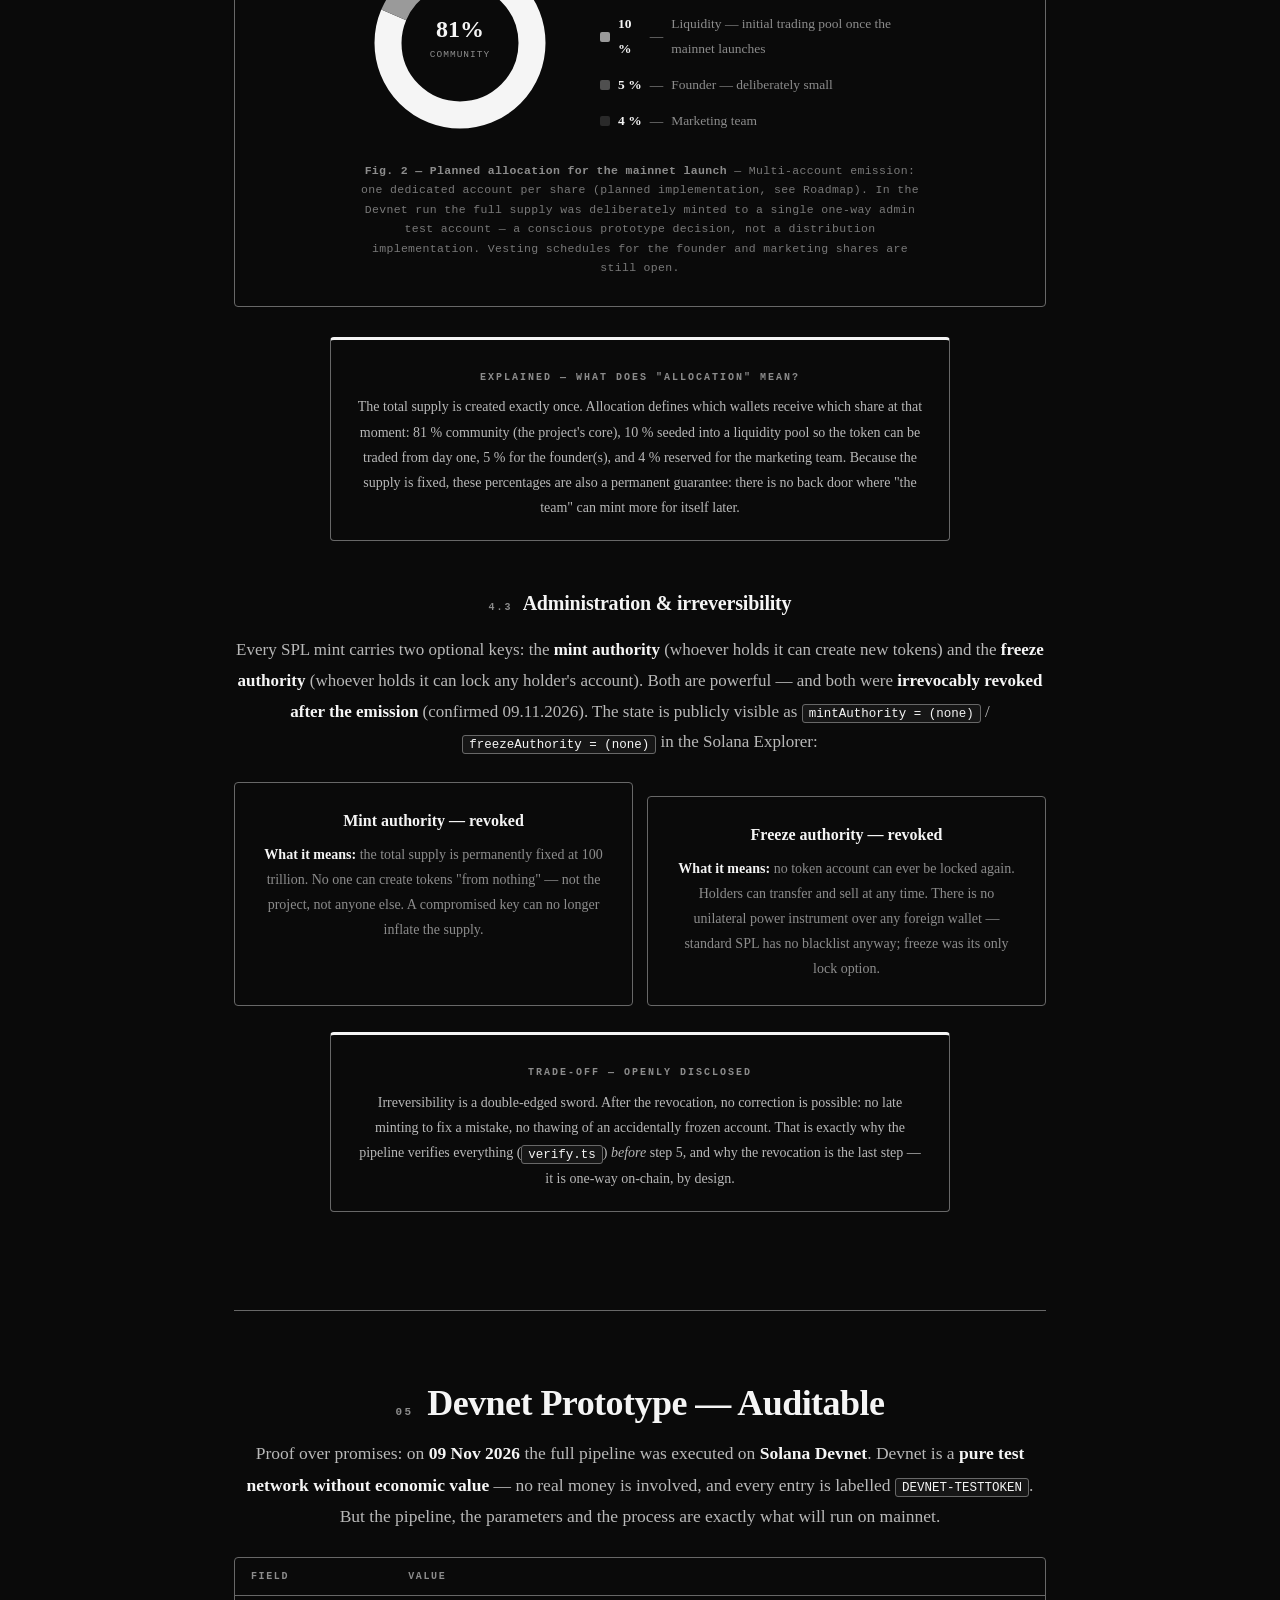
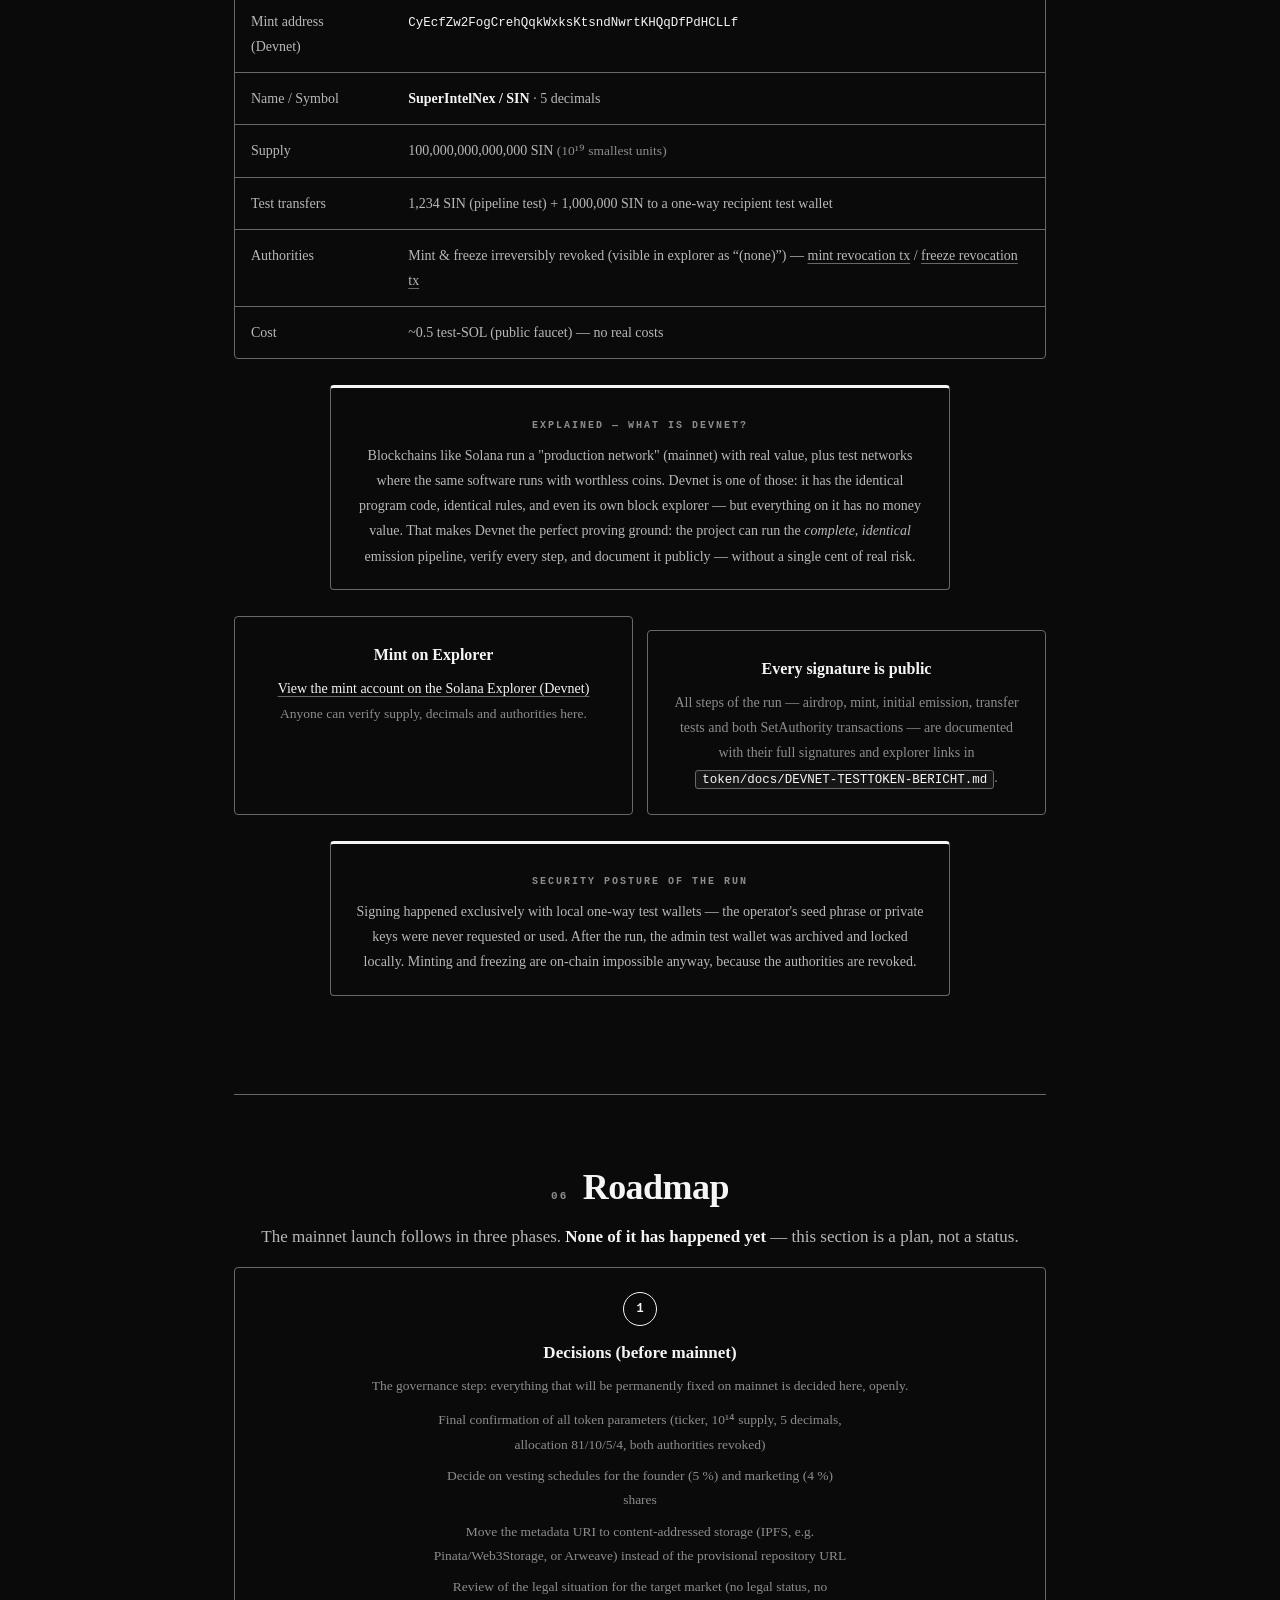
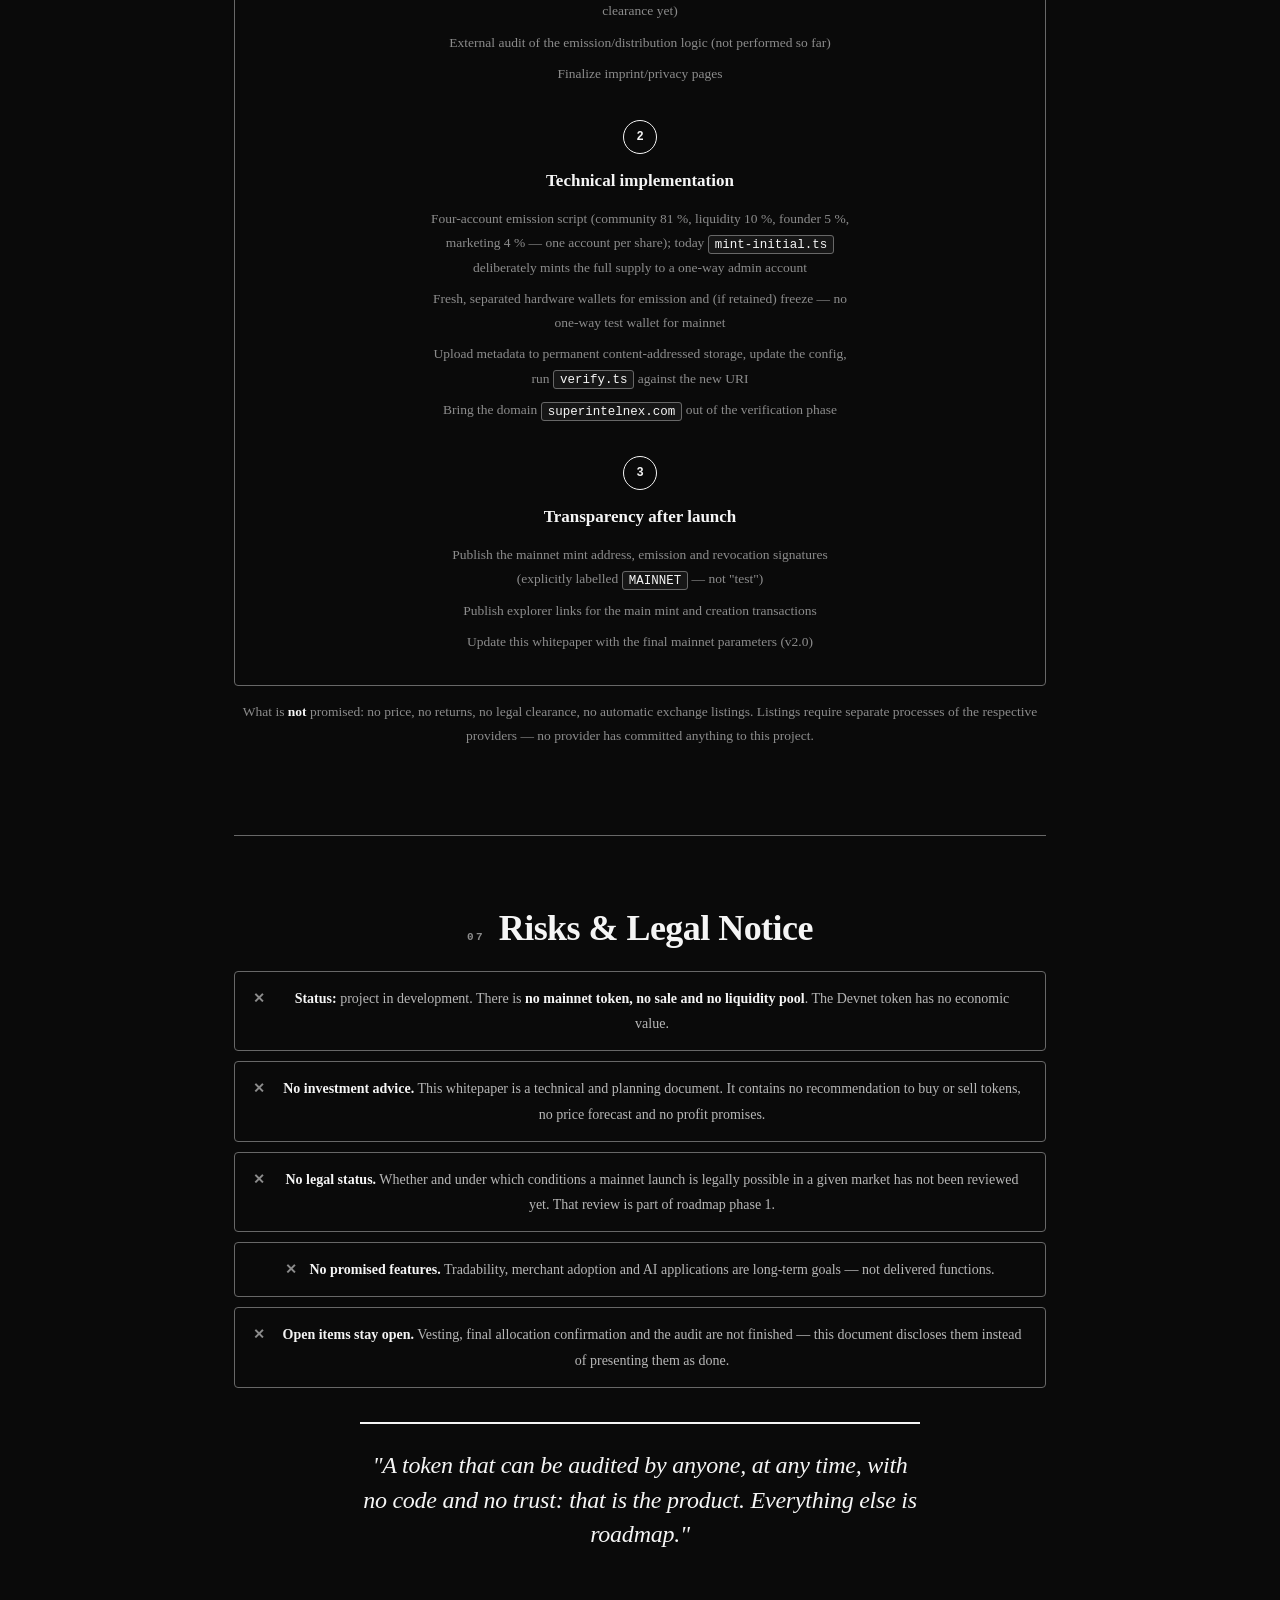
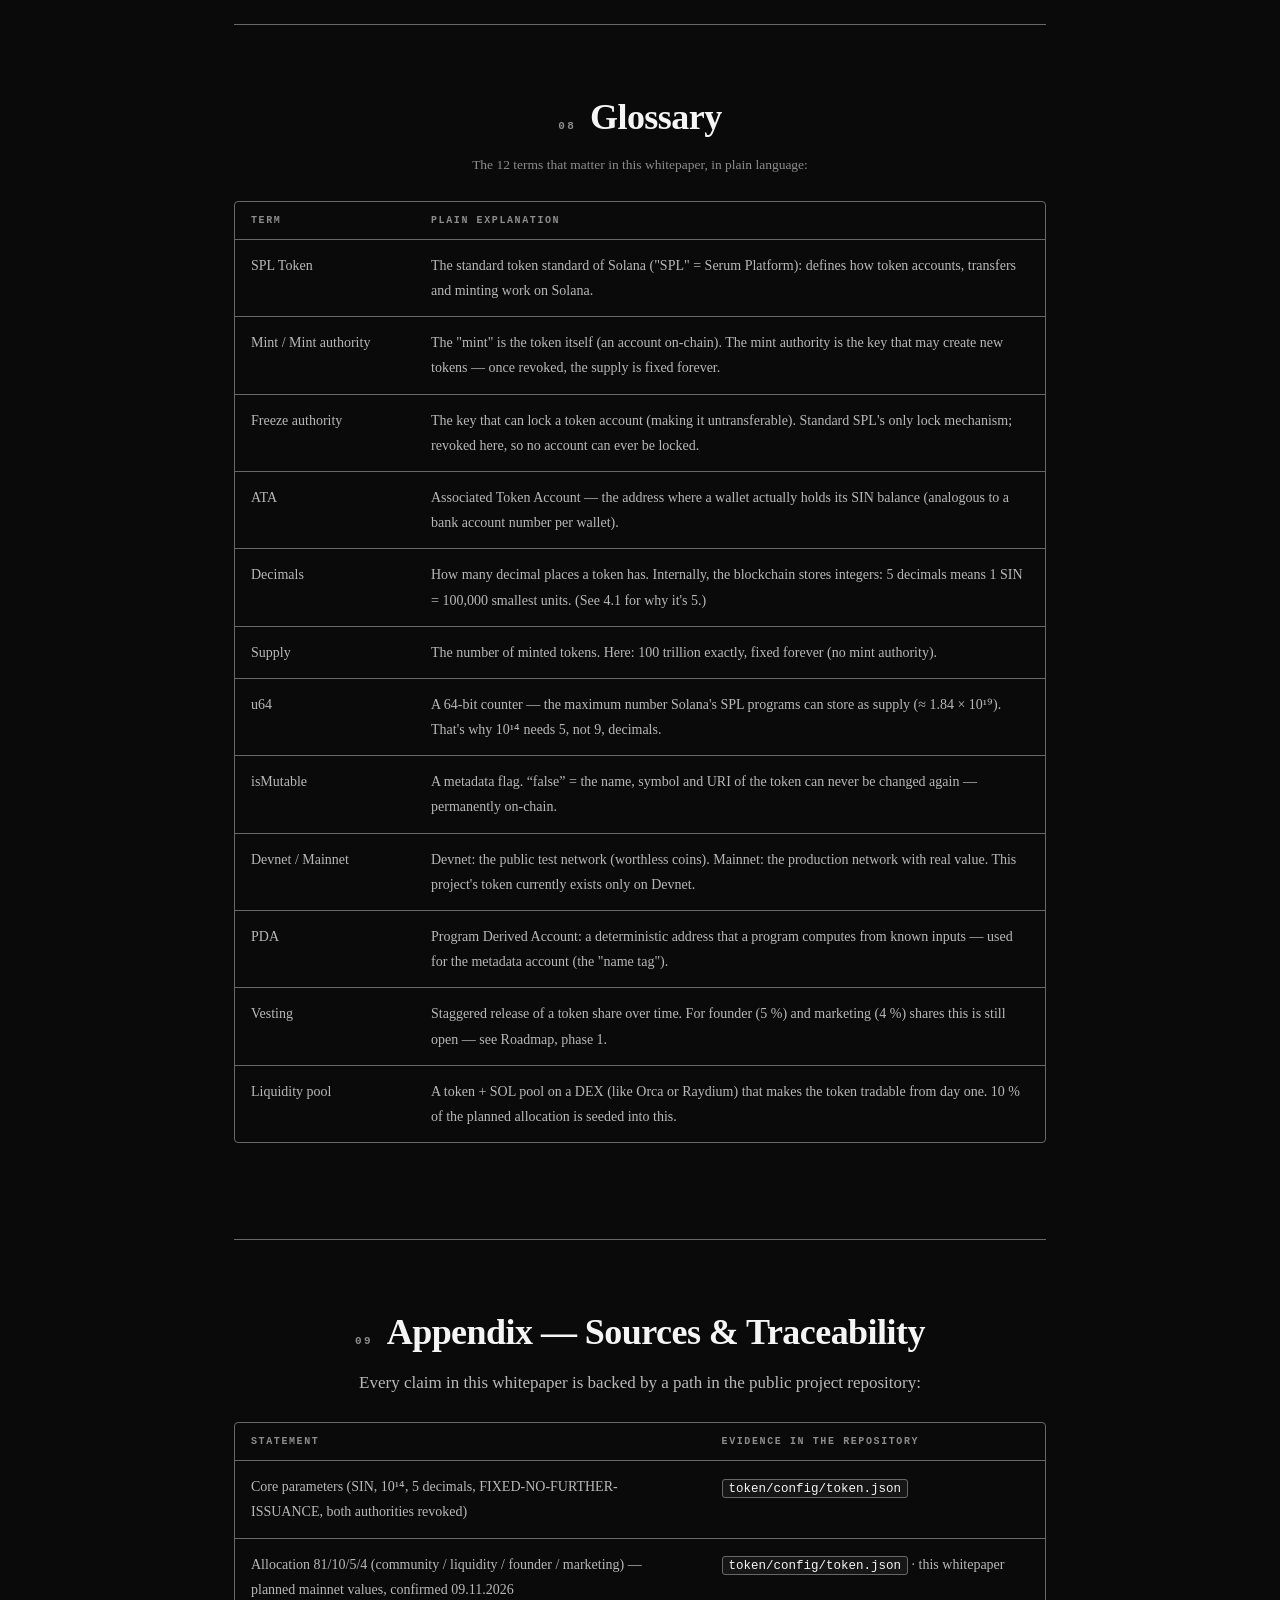
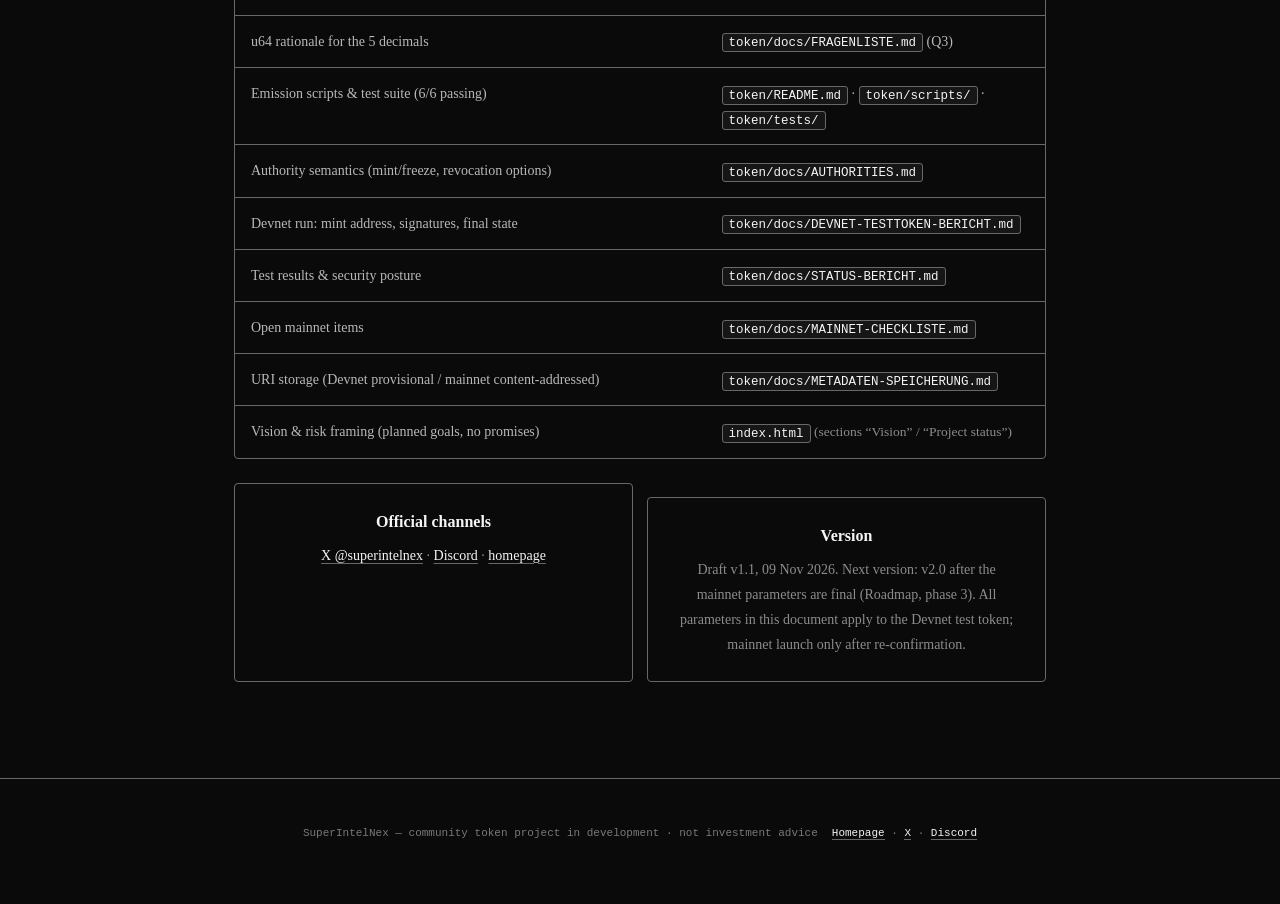
<file: whitepaper.html>
<!DOCTYPE html>
<html lang="en" data-lang="en">
<head>
<meta charset="utf-8">
<meta name="viewport" content="width=device-width, initial-scale=1">
<meta name="description" content="SuperIntelNex (SIN) Whitepaper — bilingual (EN/DE) technical and planning document. Draft v1.1, 09 Nov 2026: standard SPL token, fixed 10^14 supply, revoked authorities, Devnet prototype, roadmap.">
<meta property="og:title" content="SuperIntelNex (SIN) — Whitepaper">
<meta property="og:description" content="A transparent, fully auditable community token: standard SPL on Solana, fixed supply, revoked authorities. EN/DE.">
<meta property="og:image" content="https://superintelnex.com/og-image.png">
<meta property="og:url" content="https://superintelnex.com/whitepaper.html">
<title>SuperIntelNex (SIN) — Whitepaper</title>
<link rel="icon" href="superintelnex-sn-anthrazit.svg" type="image/svg+xml">
<script>
/* theme first, before first paint */
(function(){
  document.documentElement.setAttribute('data-theme', 'dark');
})();
</script>
<style>
  :root{
    --bg:#0A0A0A;
    --card:#0A0A0A;
    --ink:#F5F5F5;
    --body:#B8B8B8;
    --muted:#8C8C8C;
    --faint:#797979;
    --line:#686868;
    --code:#161616;
    --topbar-bg:rgba(10,10,10,.9);
    /* allocation chart (monochrome, dark-contrast-safe) */
    --d1:#F5F5F5;
    --d2:#9A9A9A;
    --d3:#4F4F4F;
    --d4:#2A2A2A;
    --serif:"Iowan Old Style","Palatino Linotype",Palatino,"Book Antiqua",Charter,"STIX Two Text",Georgia,serif;
    --sans:-apple-system,BlinkMacSystemFont,"Segoe UI",Arial,sans-serif;
    --mono:ui-monospace,SFMono-Regular,Consolas,monospace;
    color-scheme:dark;
  }
  *{box-sizing:border-box}
  html{scroll-behavior:smooth}
  body{margin:0;background:var(--bg);color:var(--ink);font-family:var(--serif);line-height:1.8;font-size:17px;transition:background .25s ease,color .25s ease}
  [data-lang="en"] .t-de{display:none}
  [data-lang="de"] .t-en{display:none}
  .wrap{max-width:860px;margin:0 auto;padding:0 24px}

  /* ── topbar ── */
  .topbar{position:sticky;top:0;z-index:20;background:var(--topbar-bg);backdrop-filter:blur(10px);border-bottom:1px solid var(--line)}
  .topbar .wrap{display:flex;align-items:center;gap:14px;min-height:60px}
  .mark{display:flex;align-items:center;gap:10px;text-decoration:none;color:var(--ink)}
  .mark .brand-mark{width:40px;height:40px;flex:none;display:block;transform:translateY(-.5px)}
  .mark b{font-family:var(--serif);font-size:18px;font-weight:600;letter-spacing:-.01em}
  .mark small{font-size:9.5px;color:var(--muted);font-family:var(--mono);letter-spacing:.14em}
  .topbar .spacer{flex:1}

  /* ── chapter bar (sticky below topbar) ── */
  .chapbar{position:sticky;top:60px;z-index:19;background:var(--topbar-bg);backdrop-filter:blur(10px);border-bottom:1px solid var(--line)}
  .chapbar .wrap{display:flex;align-items:center;gap:6px;overflow-x:auto;scrollbar-width:none;-ms-overflow-style:none;padding-top:10px;padding-bottom:10px;scroll-padding-left:24px}
  .chapbar .wrap::-webkit-scrollbar{display:none}
  .chapbar a{flex:0 0 auto;display:inline-flex;align-items:center;gap:7px;border:1px solid var(--line);background:var(--card);border-radius:99px;padding:6px 13px;font:500 11.5px var(--serif);color:var(--muted);text-decoration:none;white-space:nowrap;transition:color .15s,border-color .15s}
  .chapbar a .no{font:600 9px var(--mono);letter-spacing:.08em;color:var(--faint)}
  .chapbar a:hover{color:var(--ink);border-color:var(--ink)}
  .chapbar a.active{color:var(--ink);border-color:var(--ink);font-weight:600}
  .chapbar a.active .no{color:var(--ink)}
  .top{position:fixed;right:26px;bottom:26px;z-index:15;width:38px;height:38px;border:1px solid var(--line);border-radius:50%;background:var(--bg);color:var(--ink);cursor:pointer;font-size:14px;display:flex;align-items:center;justify-content:center;opacity:0;pointer-events:none;transition:opacity .25s,border-color .15s}
  .top.show{opacity:1;pointer-events:auto}
  .top:hover{border-color:var(--ink)}
  section{scroll-margin-top:118px}
  .badge{font:10px var(--mono);letter-spacing:.14em;border:1px solid var(--line);color:var(--muted);border-radius:99px;padding:5px 12px;white-space:nowrap}
  .lang{display:flex;gap:4px}
  .lang button{border:0;background:transparent;color:var(--faint);padding:5px 8px;font:600 11px var(--mono);letter-spacing:.08em;cursor:pointer;text-decoration:none}
  .lang button[aria-pressed="true"]{color:var(--ink);text-decoration:underline;text-underline-offset:4px}

  /* ── hero ── */
  .hero{padding:80px 0 56px}
  .hero .wrap{display:grid;grid-template-columns:1fr;gap:44px;justify-items:center;text-align:center}
  .coinbox{height:300px;min-height:300px;width:100%;max-width:480px;margin:0 auto}
  #coin{display:block;width:100%;height:100%}
  @media(max-width:860px){
    .hero .wrap{grid-template-columns:1fr;gap:24px}
    .coinbox{height:280px;min-height:280px}
  }
  .kicker{display:flex;width:max-content;margin:0 auto;justify-content:center;align-items:center;gap:10px;font:600 11px var(--mono);letter-spacing:.2em;text-transform:uppercase;color:var(--muted)}
  .kicker::before{content:"";width:28px;height:1px;background:var(--ink)}
  h1{font-family:var(--serif);font-size:clamp(40px,5.5vw,62px);line-height:1.05;letter-spacing:-.02em;font-weight:600;margin:22px auto 18px;color:var(--ink);text-align:center}
  h1 em{font-style:normal;font-weight:400;color:var(--muted)}
  .lede{max-width:560px;margin:0 auto;color:var(--body);font-size:16.5px;text-align:center}
  .meta{display:flex;flex-wrap:wrap;justify-content:center;gap:8px;margin:30px auto 0;max-width:640px}
  .meta span{font:10.5px var(--mono);letter-spacing:.06em;color:var(--muted);border:1px solid var(--line);border-radius:99px;padding:6px 13px}
  .meta span.hot{color:var(--ink);border-color:var(--ink)}
  .toc{display:flex;flex-wrap:wrap;justify-content:center;gap:8px 20px;margin:32px auto 0;max-width:640px}
  .toc a{font-size:13px;color:var(--muted);text-decoration:none}
  .toc a:hover{color:var(--ink);text-decoration:underline;text-underline-offset:3px}

  /* ── sections ── */
  section{padding:72px 0;border-top:1px solid var(--line)}
  .sec-head{display:flex;align-items:baseline;justify-content:center;gap:14px;margin-bottom:14px}
  .sec-head .num{font:600 11px var(--mono);color:var(--muted);letter-spacing:.2em}
  h2{font-family:var(--serif);font-size:clamp(28px,3.4vw,36px);font-weight:600;letter-spacing:-.015em;margin:0;line-height:1.15;text-align:center}
  h3{font-family:var(--serif);font-size:20px;font-weight:700;margin:44px auto 12px;letter-spacing:-.01em;text-align:center}
  h3 .n{font:600 10px var(--mono);color:var(--muted);letter-spacing:.2em;margin-right:10px}
  p{margin:14px auto;color:var(--body);text-align:center}
  ul.checks li{justify-content:center}
  .checks li::before{text-align:center}
  strong{font-weight:650;color:var(--ink)}
  .lead{font-size:17.5px}
  a{color:inherit;text-decoration:underline;text-underline-offset:3px;text-decoration-color:var(--line)}
  a:hover{text-decoration-color:var(--ink)}
  .small{font-size:13.5px;color:var(--muted)}
  .mono{font-family:var(--mono);font-size:13px}
  code{font:12.5px var(--mono);background:var(--code);border:1px solid var(--line);border-radius:3px;padding:1.5px 6px;color:var(--ink)}
  .nowrap{white-space:nowrap}

  /* cards */
  .card{background:var(--card);border:1px solid var(--line);border-radius:4px;padding:24px 26px;text-align:center}
  .card + .card{margin-top:14px}
  .card h4{font-family:var(--serif);font-size:16px;font-weight:700;margin:0 0 6px}
  .card p{margin:0;font-size:14px;color:var(--muted)}
  .grid2{display:grid;grid-template-columns:1fr 1fr;gap:14px;margin:24px 0}
  .grid3{display:grid;grid-template-columns:repeat(3,1fr);gap:14px;margin:24px 0}
  @media(max-width:860px){.card .mono.nowrap{white-space:normal;overflow-wrap:anywhere}}
  @media(max-width:700px){.grid2,.grid3{grid-template-columns:1fr}
    .topbar .badge{display:none}}

  /* callouts — monochrome */
  .note{border:1px solid var(--line);border-top:3px solid var(--ink);border-radius:4px;padding:20px 24px;margin:26px auto;max-width:620px;text-align:center}
  .note p{margin:8px 0 0;font-size:14px;color:var(--body)}
  .note p:first-of-type{margin-top:4px}
  .note .tag{display:inline-block;font:600 10px var(--mono);letter-spacing:.2em;text-transform:uppercase;color:var(--muted);margin-bottom:4px}

  /* tables */
  .tblwrap{overflow-x:auto;background:var(--card);border:1px solid var(--line);border-radius:4px;margin:24px 0}
  table{border-collapse:collapse;width:100%;font-size:14px}
  th{font:600 10px var(--mono);letter-spacing:.16em;text-transform:uppercase;color:var(--muted);text-align:left;padding:13px 16px;border-bottom:1px solid var(--line)}
  td{padding:13px 16px;border-bottom:1px solid var(--line);vertical-align:top;color:var(--body)}
  tr:last-child td{border-bottom:0}
  td strong{color:var(--ink)}
  td .key{font-family:var(--mono);font-size:12.5px;color:var(--ink)}

  /* figures */
  figure{margin:30px 0}
  .fig{background:var(--card);border:1px solid var(--line);border-radius:4px;padding:28px}
  figcaption{font:11.5px var(--mono);color:var(--faint);letter-spacing:.03em;margin:18px auto 0;text-align:center;line-height:1.7;max-width:560px}
  figcaption b{color:var(--muted);font-weight:600}
  .flow{display:flex;flex-wrap:wrap;align-items:stretch;gap:8px;justify-content:center}
  .flow .step{flex:1 1 128px;min-width:116px;border:1px solid var(--line);border-radius:4px;padding:15px 12px;text-align:center}
  .flow .step.final{border-color:var(--ink)}
  .flow .step b{display:block;font-size:13px;font-weight:700;margin-bottom:3px;color:var(--ink)}
  .flow .step p{font-size:11.5px;color:var(--muted);margin:7px 0 0;line-height:1.55}
  .flow .arr{align-self:center;color:var(--faint);font-size:14px;flex:0 0 auto}
  @media(max-width:640px){.flow{flex-direction:column}.flow .arr{transform:rotate(90deg);align-self:center}}
  .legend{display:flex;flex-wrap:wrap;justify-content:center;gap:12px 24px;margin:20px auto 0;font-size:13.5px}
  .legend>span{display:inline-flex;align-items:center;gap:8px;color:var(--muted)}
  .dot{width:10px;height:10px;border-radius:2px;flex:0 0 auto}
  .checks{list-style:none;padding:0;margin:22px 0;display:grid;gap:10px}
  .checks li{border:1px solid var(--line);border-radius:4px;padding:14px 18px;font-size:14px;color:var(--body);display:flex;gap:12px;align-items:flex-start;text-align:center}
  .checks li::before{content:"✕";color:var(--muted);font-weight:700;flex:0 0 auto;font-size:14px}
  .checks li.yes::before{content:"✓";color:var(--ink)}
  .checks li b{color:var(--ink)}
  .phase{margin:0 0 34px}
  .phase .n{font:700 12px var(--mono);color:var(--ink);border:1px solid var(--ink);width:34px;height:34px;border-radius:50%;display:flex;align-items:center;justify-content:center;margin:0 auto 12px}
  .phase .c{padding:0}
  .phase:last-of-type .c{padding-bottom:0}
  .phase:last-of-type{margin-bottom:0}
  .phase h4{font-family:var(--serif);font-size:17px;margin:8px auto 4px;text-align:center}
  .phase p{font-size:13.5px;margin:6px auto;text-align:center}
  .phase ul{margin:10px auto 0;text-align:center;font-size:13.5px;color:var(--muted);list-style:none;padding:0;max-width:420px}
  .phase ul li{margin:7px 0}

  /* pull quote */
  .pull{font-family:var(--serif);font-size:clamp(19px,2.4vw,24px);line-height:1.45;font-weight:500;letter-spacing:-.01em;color:var(--ink);border-top:2px solid var(--ink);padding:24px 0 0;margin:34px auto 0;max-width:560px;text-align:center;font-style:italic}

  /* footer */
  footer{padding:48px 0 64px;border-top:1px solid var(--line)}
  .foot{display:flex;flex-wrap:wrap;gap:14px;justify-content:center;align-items:center;font:11px var(--mono);color:var(--faint);text-align:center}
  .foot a{color:var(--ink);text-decoration:none;border-bottom:1px solid var(--line)}
  .foot a:hover{border-color:var(--ink)}
  @media print{
    .topbar,.toc,.chapbar,.coinbox,.lang,.top{display:none}
    body{background:#fff;font-size:12px}
    section{padding:26px 0}
    .card,.fig,.note,.tblwrap{break-inside:avoid}
  }
  @media(prefers-reduced-motion:reduce){*{animation:none!important;transition:none!important;scroll-behavior:auto!important}}
</style>
</head>
<body>

<nav class="topbar" aria-label="Whitepaper navigation">
  <div class="wrap">
    <a class="mark" href="index.html">
      <svg class="brand-mark" width="40" height="40" viewBox="0 0 1254 1254" fill="#fff" aria-hidden="true">
        <path d="M222 685L454 817L318 878Q284 894 263 881C232 864 217 842 217 811V690Q217 681 222 685Z"/>
        <path d="M740 707L941 905L664 1061C638 1077 611 1079 586 1065L479 1006Q474 1003 480 1001L732 885Q740 881 740 873Z"/>
        <path d="M615 368L880 534L883 345L796 292C778 282 762 285 744 297Z"/>
        <path d="M449 721L609 606L620 612L542 678L621 745L605 753L540 780Z"/>
        <path d="M598 220C622 205 648 204 674 219L795 291C777 283 762 286 744 298L364 507Q357 511 364 515L552 614L608 607L449 722L263 622C233 605 215 580 215 548V494C215 460 233 432 264 412Z"/>
        <path d="M263 881C282 891 297 887 318 878L605 753Q620 747 632 737L699 679L740 717V766C724 792 705 823 686 844Q678 853 663 862L459 983Q449 990 438 983Z"/>
        <path d="M559 428C670 499 779 583 880 681V349Q879 340 886 345L990 408C1016 424 1029 448 1029 479V811C1029 842 1015 866 989 881L941 906L620 613Q612 605 607 609L552 650V432Q552 423 559 428Z"/>
      </svg>
      <span><b>SuperIntelNex</b> <small>WHITEPAPER</small></span>
    </a>
    <span class="spacer"></span>
    <span class="badge">DRAFT · V1.1</span>
    <div class="lang" role="group" aria-label="Language / Sprache">
      <button type="button" data-lang="en" aria-pressed="true">EN</button>
      <button type="button" data-lang="de" aria-pressed="false">DE</button>
    </div>
  </div>
</nav>

<nav class="chapbar" aria-label="Chapters / Kapitel">
  <div class="wrap">
    <a href="#summary"><span class="no">01</span><span class="t-en">Summary</span><span class="t-de">Zusammenfassung</span></a>
    <a href="#vision"><span class="no">02</span><span class="t-en">Vision</span><span class="t-de">Vision</span></a>
    <a href="#architecture"><span class="no">03</span><span class="t-en">Architecture</span><span class="t-de">Architektur</span></a>
    <a href="#design"><span class="no">04</span><span class="t-en">Token design</span><span class="t-de">Token-Design</span></a>
    <a href="#devnet"><span class="no">05</span><span class="t-en">Devnet prototype</span><span class="t-de">Devnet-Prototyp</span></a>
    <a href="#roadmap"><span class="no">06</span><span class="t-en">Roadmap</span><span class="t-de">Roadmap</span></a>
    <a href="#risks"><span class="no">07</span><span class="t-en">Risks &amp; legal</span><span class="t-de">Risiken &amp; Recht</span></a>
    <a href="#glossary"><span class="no">08</span><span class="t-en">Glossary</span><span class="t-de">Glossar</span></a>
    <a href="#sources"><span class="no">09</span><span class="t-en">Sources</span><span class="t-de">Quellen</span></a>
  </div>
</nav>

<header class="hero">
  <div class="wrap">
    <div>
      <span class="kicker">
        <span class="t-en">Community token · Solana</span>
        <span class="t-de">Community-Token · Solana</span>
      </span>
      <h1>
        <span class="t-en">SuperIntelNex <em>(SIN)</em><br>The Whitepaper</span>
        <span class="t-de">SuperIntelNex <em>(SIN)</em><br>Das Whitepaper</span>
      </h1>
      <p class="lede">
        <span class="t-en">A transparent, fully auditable community token built on Solana: a standard SPL token with a fixed supply of 100 trillion, administration rights revoked irreversibly — no custom program, no hidden fees, no freeze or blacklist logic. This document explains every design decision in plain language, shows the audited Devnet prototype, and maps the roadmap to mainnet.</span>
        <span class="t-de">Ein transparenter, vollständig nachvollziehbarer Community-Token auf Solana: ein Standard-SPL-Token mit fixer Gesamtmenge von 100 Billion, unwiderruflich entzogenen Verwaltungsrechten — kein eigenes Programm, keine versteckten Gebühren, keine Freeze- oder Blacklist-Logik. Dieses Dokument erklärt jede Design-Entscheidung in verständlicher Sprache, zeigt den geprüften Devnet-Prototypen und skizziert den Weg zum Mainnet.</span>
      </p>
      <div class="meta">
        <span class="hot"><span class="t-en">Draft · v1.1</span><span class="t-de">Entwurf · v1.1</span></span>
        <span>09.11.2026</span>
        <span>SIN · 100,000,000,000,000 (10¹⁴) · 5 <span class="t-en">decimals</span><span class="t-de">Dezimalstellen</span></span>
        <span><span class="t-en">No investment · no sale</span><span class="t-de">Keine Anlage · kein Verkauf</span></span>
      </div>
      <div class="toc">
        <a href="#summary"><span class="t-en">01 Summary</span><span class="t-de">01 Zusammenfassung</span></a>
        <a href="#vision"><span class="t-en">02 Vision</span><span class="t-de">02 Vision</span></a>
        <a href="#architecture"><span class="t-en">03 Architecture</span><span class="t-de">03 Architektur</span></a>
        <a href="#design"><span class="t-en">04 Token design</span><span class="t-de">04 Token-Design</span></a>
        <a href="#devnet"><span class="t-en">05 Devnet prototype</span><span class="t-de">05 Devnet-Prototyp</span></a>
        <a href="#roadmap"><span class="t-en">06 Roadmap</span><span class="t-de">06 Roadmap</span></a>
        <a href="#risks"><span class="t-en">07 Risks &amp; legal</span><span class="t-de">07 Risiken &amp; Recht</span></a>
        <a href="#glossary"><span class="t-en">08 Glossary</span><span class="t-de">08 Glossar</span></a>
        <a href="#sources"><span class="t-en">09 Sources</span><span class="t-de">09 Quellen</span></a>
      </div>
    </div>
    <div class="coinbox" aria-hidden="true">
      <canvas id="coin"></canvas>
    </div>
  </div>
</header>

<button type="button" class="top" id="topBtn" aria-label="Back to top / Nach oben">↑</button>

<div class="wrap">

  <div class="note" role="alert">
    <span class="tag"><span class="t-en">Important notice — please read first</span><span class="t-de">Wichtiger Hinweis — bitte zuerst lesen</span></span>
    <p>
      <span class="t-en">SuperIntelNex is a community token project <strong>in development</strong>. There is no mainnet launch, no sale and no live token with real value — the token that currently exists is a <strong>Devnet test token</strong> on Solana's test network, with zero economic value. This document is not investment, tax or legal advice and makes no promises about prices, yields or gains. All parameters are confirmed for the Devnet test token only; they apply to a mainnet launch solely after re-confirmation (see the <a href="#roadmap">Roadmap</a>).</span>
      <span class="t-de">SuperIntelNex ist ein Community-Token-Projekt <strong>im Aufbau</strong>. Es gibt keinen Mainnet-Start, keinen Verkauf und keinen Live-Token mit echtem Wert — der aktuell existierende Token ist ein <strong>reiner Devnet-Testtoken</strong> auf dem Solana-Testnetz ohne wirtschaftlichen Wert. Dieses Dokument ist keine Anlage-, Steuer- oder Rechtsberatung und stellt keine Kurse, Erträge oder Gewinne in Aussicht. Alle Parameter sind nur für den Devnet-Testtoken bestätigt und gelten für einen Mainnet-Launch erst nach erneuter Bestätigung (siehe <a href="#roadmap">Roadmap</a>).</span>
    </p>
  </div>

  <!-- ═══════════ 01 · SUMMARY ═══════════ -->
  <section id="summary">
    <div class="sec-head"><span class="num">01</span>
      <h2><span class="t-en">Summary</span><span class="t-de">Zusammenfassung</span></h2>
    </div>
    <p class="lead">
      <span class="t-en">SuperIntelNex (<strong>SIN</strong>) is a community token project with a long-term vision for <strong>AI, superintelligence and digital payments</strong>. It is developed in the open: every token parameter, script, test and transaction record is published in the public project repository, and every on-chain step of the Devnet run can be verified by anyone in the Solana Explorer.</span>
      <span class="t-de">SuperIntelNex (<strong>SIN</strong>) ist ein Community-Token-Projekt mit einer langfristigen Vision für <strong>KI, Superintelligenz und digitale Zahlungen</strong>. Es wird offen entwickelt: Jeder Token-Parameter, jedes Skript, jeder Test und jedes Transaktionsprotokoll liegt öffentlich im Projektrepository, und jeder On-Chain-Schritt des Devnet-Laufs kann von jedem im Solana-Explorer geprüft werden.</span>
    </p>

    <h3><span class="n">A</span><span class="t-en">What exists today (09 Nov 2026)</span><span class="t-de">Was heute existiert (09.11.2026)</span></h3>
    <ul class="checks">
      <li class="yes"><span class="t-en"><b>Devnet test token created, executed and verified.</b> A test token SIN was minted on Solana Devnet, a test transfer of 1,000,000 SIN was executed, and both administration authorities (mint and freeze) were revoked irreversibly. All 6 test cases passed; every transaction has a public signature.</span><span class="t-de"><b>Devnet-Testtoken erstellt, ausgeführt und geprüft.</b> Ein Testtoken SIN wurde auf Solana Devnet emittiert, ein Test-Transfer von 1.000.000 SIN wurde ausgeführt, und beide Verwaltungsvollmachten (Mint und Freeze) wurden unwiderruflich entzogen. Alle 6 Testfälle bestanden; jede Transaktion hat eine öffentliche Signatur.</span></li>
      <li class="yes"><span class="t-en"><b>Fixed supply, no hidden control.</b> The supply is capped at 100 trillion SIN by design, and because the mint authority has been revoked, no one — not even the project — can ever create more.</span><span class="t-de"><b>Fixe Supply, keine versteckte Kontrolle.</b> Die Gesamtmenge ist by Design auf 100 Billion SIN begrenzt, und weil die Mint-Vollmacht entzogen wurde, kann niemand — nicht einmal das Projekt — jemals mehr Token erzeugen.</span></li>
      <li><span class="t-en"><b>Mainnet launch: prepared, not executed.</b> Open decisions, legal review, audit and permanent metadata storage are planned in the <a href="#roadmap">Roadmap</a>. Nothing in phase 1–3 has happened yet.</span><span class="t-de"><b>Mainnet-Launch: vorbereitet, nicht ausgeführt.</b> Offene Entscheidungen, Rechtsprüfung, Audit und permanenter Metadaten-Speicher stehen in der <a href="#roadmap">Roadmap</a>. Nichts aus Phase 1–3 ist erfolgt.</span></li>
    </ul>

    <div class="note">
      <span class="tag"><span class="t-en">In one sentence</span><span class="t-de">In einem Satz</span></span>
      <p>
        <span class="t-en">SuperIntelNex is a community-owned standard SPL token on Solana with a fixed supply of 100 trillion, whose creation rights were permanently and verifiably handed over — currently as a fully documented Devnet prototype, with mainnet launch as a defined roadmap.</span>
        <span class="t-de">SuperIntelNex ist ein community-geprägter Standard-SPL-Token auf Solana mit fester Gesamtmenge von 100 Billion, dessen Erstellungsrechte dauerhaft und nachweisbar abgeben wurden — aktuell als vollständig dokumentierter Devnet-Prototyp, mit dem Mainnet-Launch als definierte Roadmap.</span>
      </p>
    </div>

    <div class="grid3">
      <div class="card"><h4><span class="t-en">Standard SPL</span><span class="t-de">Standard-SPL</span></h4>
        <p><span class="t-en">No custom program: the two most-used Solana token programs (SPL Token + Metaplex Metadata), fully audited and battle-tested.</span><span class="t-de">Kein eigenes Programm: die zwei am weitesten eingesetzten Solana-Programme (SPL Token + Metaplex Metadata), vollständig geprüft und erprobt.</span></p></div>
      <div class="card"><h4><span class="t-en">Fixed 10¹⁴ supply</span><span class="t-de">Fixe 10¹⁴-Supply</span></h4>
        <p><span class="t-en">100,000,000,000,000 SIN, 5 decimals, no further issuance — enforced on-chain by the revoked mint authority.</span><span class="t-de">100.000.000.000.000 SIN, 5 Dezimalstellen, keine weiteren Emissionen — On-Chain durch die entzogene Mint-Vollmacht erzwungen.</span></p></div>
      <div class="card"><h4><span class="t-en">Community-first</span><span class="t-de">Community-first</span></h4>
        <p><span class="t-en">81 % of the planned mainnet allocation goes to the community — the largest share of any category.</span><span class="t-de">81 % der geplanten Mainnet-Verteilung gehen an die Community — der größte Anteil aller Kategorien.</span></p></div>
    </div>
  </section>

  <!-- ═══════════ 02 · VISION ═══════════ -->
  <section id="vision">
    <div class="sec-head"><span class="num">02</span>
      <h2><span class="t-en">The Vision</span><span class="t-de">Die Vision</span></h2>
    </div>
    <p>
      <span class="t-en">The name already says what the project points at: <em>Super</em>Intel — a long-term bet on artificial intelligence and superintelligence — combined with <em>Nex</em>, the next generation of digital exchange. The token is the community's anchor in this journey: a shared, permanently fixed asset that follows the project from today's prototype to future use cases.</span>
      <span class="t-de">Der Name sagt bereits, worauf das Projekt zielt: <em>Super</em>Intel — eine langfristige Wette auf künstliche Intelligenz und Superintelligenz — verbunden mit <em>Nex</em>, der nächsten Generation des digitalen Austauschs. Der Token ist der Anker der Community auf dieser Reise: ein gemeinsames, dauerhaft fixiertes Asset, das das Projekt vom heutigen Prototypen zu zukünftigen Anwendungsfällen begleitet.</span>
    </p>
    <p>
      <span class="t-en">SuperIntelNex pursues three building blocks. Important: all of them are <strong>planned goals — not delivered features, not commitments</strong>:</span>
      <span class="t-de">SuperIntelNex verfolgt drei Bausteine. Wichtig: Alle Punkte sind <strong>geplante Ziele — keine umgesetzten Funktionen, keine Zusagen</strong>:</span>
    </p>
    <div class="tblwrap">
      <table>
        <thead><tr>
          <th><span class="t-en">Building block</span><span class="t-de">Baustein</span></th>
          <th><span class="t-en">Goal (planned)</span><span class="t-de">Ziel (geplant)</span></th>
          <th><span class="t-en">Status today</span><span class="t-de">Status heute</span></th>
        </tr></thead>
        <tbody>
          <tr>
            <td><strong><span class="t-en">Transfers</span><span class="t-de">Übertragungen</span></strong></td>
            <td><span class="t-en">Wallet-to-wallet transfers of the token</span><span class="t-de">Wallet- zu Wallet-Transfers des Tokens</span></td>
            <td><span class="t-en">Technically validated in the Devnet run (checked-transfer test passed)</span><span class="t-de">Technisch im Devnet-Lauf validiert (Checked-Transfer-Test bestanden)</span></td>
          </tr>
          <tr>
            <td><strong><span class="t-en">Trading</span><span class="t-de">Handel</span></strong></td>
            <td><span class="t-en">Tradability on supported platforms at a later stage</span><span class="t-de">Später Handelbarkeit auf unterstützten Plattformen</span></td>
            <td><span class="t-en">Planned — <strong>no listings promised</strong>; exchange listings require separate provider processes</span><span class="t-de">Geplant — <strong>keine Listings zugesagt</strong>; Börsenaufnahmen erfordern separate Anbieter-Prozesse</span></td>
          </tr>
          <tr>
            <td><strong><span class="t-en">Payments &amp; AI</span><span class="t-de">Bezahlen &amp; KI</span></strong></td>
            <td><span class="t-en">Payments with participating providers; merchant adoption and AI applications as long-term goals</span><span class="t-de">Zahlungen bei teilnehmenden Anbietern; Händlerakzeptanz und KI-Anwendungen als langfristige Ziele</span></td>
            <td><span class="t-en">Long-term vision, <strong>not implemented</strong></span><span class="t-de">Langfristige Vision, <strong>nicht umgesetzt</strong></span></td>
          </tr>
        </tbody>
      </table>
    </div>
    <div class="note">
      <span class="tag"><span class="t-en">Why a token at all?</span><span class="t-de">Warum überhaupt ein Token?</span></span>
      <p>
        <span class="t-en">For this project the token is an alignment instrument: it gives the community a shared, permanent interest in the project's success. A fixed supply and revoked authorities mean that interest can't be diluted later by whoever controls the project — that's the technical core of this whitepaper.</span>
        <span class="t-de">Für dieses Projekt ist der Token ein Alignment-Instrument: Er gibt der Community ein gemeinsames, dauerhaftes Interesse am Erfolg des Projekts. Fixe Supply und entzogene Vollmachten bedeuten, dass dieses Interesse nicht später von jemandem, der das Projekt kontrolliert, verwässert werden kann — das ist der technische Kern dieses Whitepapers.</span>
      </p>
    </div>
    <p class="small">
      <span class="t-en">Partnerships, audits and team details are unconfirmed as of this version. This whitepaper sticks strictly to documented, verifiable project facts.</span>
      <span class="t-de">Partnerschaften, Audits und Teamangaben sind in dieser Version nicht bestätigt. Dieses Whitepaper hält sich strikt an belegbare, nachvollziehbare Projektfakten.</span>
    </p>
  </section>

  <!-- ═══════════ 03 · ARCHITECTURE ═══════════ -->
  <section id="architecture">
    <div class="sec-head"><span class="num">03</span>
      <h2><span class="t-en">Technical Architecture</span><span class="t-de">Technische Architektur</span></h2>
    </div>
    <p class="lead">
      <span class="t-en">The architectural rule of this project is deliberately simple: <strong>use the most battle-tested, widely audited building blocks that exist — and build nothing new.</strong> Every complexity you don't see in a token is a risk that doesn't exist in this project.</span>
      <span class="t-de">Die Architekturregel dieses Projekts ist bewusst einfach: <strong>Die am besten erprobten, am weitesten geprüften Bausteine verwenden — und nichts Neues bauen.</strong> Jede Komplexität, die man in einem Token <em>nicht</em> sieht, ist ein Risiko, das in diesem Projekt nicht existiert.</span>
    </p>

    <h3><span class="n">3.1</span><span class="t-en">The platform — two well-established programs, nothing custom</span><span class="t-de">Die Plattform — zwei etablierte Programme, nichts Eigenes</span></h3>
    <div class="grid2">
      <div class="card">
        <h4><span class="t-en">SPL Token Program — "the account book"</span><span class="t-de">SPL Token Program — „das Kontobuch"</span></h4>
        <p>
          <span class="mono nowrap">TokenkegQfeZyiNwAJbNbGKPFXCWuBvf9Ss623VQ5DA</span><br>
          <span class="t-en">The standard program of Solana: it manages token accounts, transfers and minting. In use since 2021, on the critical path of virtually every token on Solana.</span>
          <span class="t-de">Das Standard-Programm von Solana: Es verwaltet Token-Konten, Transfers und Emissionen. Im Einsatz seit 2021, liegt auf dem Kritischen Pfad nahezu jedes Tokens auf Solana.</span>
        </p>
      </div>
      <div class="card">
        <h4><span class="t-en">Metaplex Token Metadata v2 — "the name tag"</span><span class="t-de">Metaplex Token Metadata v2 — „das Namensschild"</span></h4>
        <p>
          <span class="mono nowrap">metaqbxxUerdq28cj1RbAWkYQm3ybzjb6a8bt518x1s</span><br>
          <span class="t-en">Stores the token's name, symbol and description permanently on-chain (<code>isMutable: false</code>). Without it, wallets would just show a raw address.</span>
          <span class="t-de">Speichert den Namen, das Symbol und die Beschreibung des Tokens dauerhaft On-Chain (<code>isMutable: false</code>). Ohne es würden Wallets nur eine rohe Adresse anzeigen.</span>
        </p>
      </div>
    </div>
    <ul class="checks">
      <li><span class="t-en"><b>No custom program.</b> Smart-contract code that nobody can fully audit would be a risk. So: only the two programs above — and those are some of the most widely used code on Solana.</span><span class="t-de"><b>Kein eigenes Programm.</b> Smart-Contract-Code, den niemand vollständig prüfen kann, wäre ein Risiko. Also: nur die beiden Programme oben — und die gehören zum am weitesten genutzten Code auf Solana.</span></li>
      <li><span class="t-en"><b>No Token-2022 extensions.</b> No dynamic fees, no transfer hooks, no extended freeze logic — features that can surprise holders. None of them are part of this token.</span><span class="t-de"><b>Keine Token-2022-Extensionen.</b> Keine dynamischen Gebühren, keine Transfer-Hooks, keine erweiterte Freeze-Logik — Features, die Halter überraschen können. Keines davon ist Teil dieses Tokens.</span></li>
      <li class="yes"><span class="t-en"><b>No blacklist, no hidden fees.</b> Selling is always possible: <code>sellerFeeBasisPoints = 0</code>. The only lock mechanism in standard SPL is the freeze authority — and that one was revoked after the mint (see <a href="#design">4.3</a>).</span><span class="t-de"><b>Keine Blacklist, keine versteckten Gebühren.</b> Verkaufen ist immer möglich: <code>sellerFeeBasisPoints = 0</code>. Der einzige Sperrmechanismus im Standard-SPL ist die Freeze-Vollmacht — und die wurde nach der Emission entzogen (siehe <a href="#design">4.3</a>).</span></li>
    </ul>

    <h3><span class="n">3.2</span><span class="t-en">The emission toolchain — five transparent, tested steps</span><span class="t-de">Die Emissions-Toolchain — fünf transparente, getestete Schritte</span></h3>
    <p>
      <span class="t-en">The whole token lifecycle is implemented as a public, tested script pipeline in the repository's <code>token/</code> folder (runtime: Deno, an open-source TypeScript environment). Each step does exactly one thing and logs its signature — so every run can be replayed and verified.</span>
      <span class="t-de">Der gesamte Token-Lebenszyklus ist als öffentliche, getestete Skript-Pipeline im Ordner <code>token/</code> des Repositories umgesetzt (Laufzeit: Deno, eine Open-Source-TypeScript-Umgebung). Jeder Schritt tut genau eine Sache und protokolliert seine Signatur — so kann jeder Lauf nachgespielt und geprüft werden.</span>
    </p>
    <figure>
      <div class="fig">
        <div class="flow" role="img" aria-label="Emission pipeline: create-mint, mint-initial, transfer-test, verify, revoke-authorities">
          <div class="step"><b>1 · <span class="t-en">Create</span><span class="t-de">Erstellen</span></b><code>create-mint.ts</code>
            <p><span class="t-en">Mint + token account + metadata in a single transaction</span><span class="t-de">Mint + Token-Konto + Metadaten in einer Transaktion</span></p></div>
          <span class="arr" aria-hidden="true">→</span>
          <div class="step"><b>2 · <span class="t-en">Mint</span><span class="t-de">Emittieren</span></b><code>mint-initial.ts</code>
            <p><span class="t-en">Issue the full supply of 100 trillion SIN</span><span class="t-de">Gesamtmenge von 100 Billion SIN emittieren</span></p></div>
          <span class="arr" aria-hidden="true">→</span>
          <div class="step"><b>3 · <span class="t-en">Transfer test</span><span class="t-de">Transfer-Test</span></b><code>transfer-test.ts</code>
            <p><span class="t-en">Checked transfer of 1,234 SIN — proves that transfers work</span><span class="t-de">Checked-Transfer von 1.234 SIN — beweist, dass Transfers funktionieren</span></p></div>
          <span class="arr" aria-hidden="true">→</span>
          <div class="step"><b>4 · <span class="t-en">Verify</span><span class="t-de">Verifizieren</span></b><code>verify.ts</code>
            <p><span class="t-en">On-chain check: decimals, supply, authorities, metadata</span><span class="t-de">On-Chain-Abgleich: Decimals, Supply, Vollmachten, Metadaten</span></p></div>
          <span class="arr" aria-hidden="true">→</span>
          <div class="step final"><b>5 · <span class="t-en">Revoke</span><span class="t-de">Entziehen</span></b><code>revoke-authorities.ts</code>
            <p><span class="t-en">One-way: mint &amp; freeze authorities are gone forever</span><span class="t-de">Einweg: Mint- &amp; Freeze-Vollmacht endgültig weg</span></p></div>
        </div>
        <figcaption>
          <b><span class="t-en">Fig. 1 — Emission pipeline</span><span class="t-de">Abb. 1 — Emissions-Pipeline</span></b> —
          <span class="t-en">The five scripts in <code style="background:none;border:0">token/scripts/</code> plus offline config tests with a u64-supply guard and integration tests against a local test validator. Devnet run on 09 Nov 2026: 6/6 tests passed, all steps executed as real transactions.</span>
          <span class="t-de">Die fünf Skripte in <code style="background:none;border:0">token/scripts/</code> plus offline-Konfig-Tests mit u64-Supply-Guard und Integrationstests gegen einen lokalen Test-Validator. Devnet-Lauf am 09.11.2026: 6/6 Tests bestanden, alle Schritte als echte Transaktionen ausgeführt.</span>
        </figcaption>
      </div>
    </figure>
    <div class="note">
      <span class="tag"><span class="t-en">Correctability by design</span><span class="t-de">Korrekturfähigkeit durch Design</span></span>
      <p>
        <span class="t-en">The order of the steps is intentional: verification (<code>verify.ts</code>) runs <em>before</em> the irreversible revocation. As long as step 5 has not happened, mistakes (e.g. a typo in the configuration) can still be fixed by repeating the earlier steps. After step 5, the state is final, public and provable — on purpose.</span>
        <span class="t-de">Die Reihenfolge der Schritte ist Absicht: Die Verifikation (<code>verify.ts</code>) läuft <em>vor</em> der unwiderruflichen Entziehung. Solange Schritt 5 nicht passiert ist, lassen sich Fehler (z. B. Tippfehler in der Konfiguration) durch Wiederholung der vorherigen Schritte korrigieren. Nach Schritt 5 ist der Zustand endgültig, öffentlich und beweisbar — bewusst so.</span>
      </p>
    </div>
  </section>

  <!-- ═══════════ 04 · TOKEN DESIGN ═══════════ -->
  <section id="design">
    <div class="sec-head"><span class="num">04</span>
      <h2><span class="t-en">Token Design</span><span class="t-de">Token-Design</span></h2>
    </div>

    <h3><span class="n">4.1</span><span class="t-en">Core parameters (confirmed 09.11.2026, Devnet)</span><span class="t-de">Kernparameter (bestätigt 09.11.2026, Devnet)</span></h3>
    <div class="grid2">
      <div class="card" style="text-align:center;padding:30px">
        <img src="token/assets/superintelnex-logo-512.png" alt="SuperIntelNex token icon" width="110" height="110" style="margin-bottom:16px;filter:grayscale(1)">
        <div style="font:700 22px var(--serif);letter-spacing:.04em;color:var(--ink)">SIN</div>
        <div class="small" style="margin-top:8px"><span class="t-en">SuperIntelNex token · Solana SPL</span><span class="t-de">SuperIntelNex-Token · Solana SPL</span></div>
      </div>
      <div class="card" style="display:flex;flex-direction:column;justify-content:center">
        <div style="font:10px var(--mono);letter-spacing:.2em;color:var(--muted);text-transform:uppercase;margin-bottom:12px">
          <span class="t-en">Total supply — fixed forever</span><span class="t-de">Gesamtmenge — für immer fix</span>
        </div>
        <div style="font:600 28px var(--serif);letter-spacing:-.01em;line-height:1.15;color:var(--ink)">100<span style="font-size:16px;color:var(--muted)">.000.000.000.000</span></div>
        <p class="small" style="margin-top:10px">
          <span class="t-en">100 trillion (10¹⁴, German counting) · 5 decimals · no further issuance (<code style="white-space:normal">FIXED-NO-FURTHER-ISSUANCE</code>)</span>
          <span class="t-de">100 Billion (10¹⁴, deutsche Zählung) · 5 Dezimalstellen · keine weiteren Emissionen (<code style="white-space:normal">FIXED-NO-FURTHER-ISSUANCE</code>)</span>
        </p>
      </div>
    </div>
    <div class="tblwrap">
      <table>
        <thead><tr>
          <th><span class="t-en">Parameter</span><span class="t-de">Parameter</span></th>
          <th><span class="t-en">Value</span><span class="t-de">Wert</span></th>
          <th><span class="t-en">Note</span><span class="t-de">Anmerkung</span></th>
        </tr></thead>
        <tbody>
          <tr><td><span class="t-en">Name</span><span class="t-de">Bezeichnung</span></td><td><strong>SuperIntelNex</strong></td><td><span class="t-en">On-chain fixed (<code>isMutable: false</code>)</span><span class="t-de">On-Chain fixiert (<code>isMutable: false</code>)</span></td></tr>
          <tr><td><span class="t-en">Ticker</span><span class="t-de">Kürzel</span></td><td><strong>SIN</strong></td><td><span class="t-en">Derived from the name (Sup<b>I</b>ntel<b>N</b>ex); short and readable in wallets and the explorer</span><span class="t-de">Aus dem Namen abgeleitet (Sup<b>I</b>ntel<b>N</b>ex); kurz und gut lesbar in Wallets und im Explorer</span></td></tr>
          <tr><td><span class="t-en">Decimals</span><span class="t-de">Nachkommastellen</span></td><td><strong>5</strong></td><td><span class="t-en">Technically required at this supply (see box below)</span><span class="t-de">Technisch bedingt bei dieser Menge (siehe Kasten unten)</span></td></tr>
          <tr><td><span class="t-en">Metadata</span><span class="t-de">Metadaten</span></td><td><code>isMutable: false</code> · <code>sellerFeeBasisPoints: 0</code></td><td><span class="t-en">Name/symbol/URI permanently fixed; no royalties, no hidden fees</span><span class="t-de">Name/Symbol/URI dauerhaft fixiert; keine Royalties, keine versteckten Gebühren</span></td></tr>
        </tbody>
      </table>
    </div>

    <div class="note">
      <span class="tag"><span class="t-en">Explained — why 5 decimals?</span><span class="t-de">Erklärung — warum 5 Nachkommastellen?</span></span>
      <p>
        <span class="t-en">Blockchains don't store numbers with commas — everything is stored as an integer ("smallest units"). A token with 9 decimals multiplies every amount by 1,000,000,000. With a supply of 100 trillion that would be 10²³ smallest units. But Solana's SPL programs cap the supply at u64 (≈ 1.84 × 10¹⁹) — the maximum number a 64-bit counter can hold. 10¹⁴ × 10⁹ would overflow that counter. 10¹⁴ × 10⁵ = 10¹⁹ still fits: so 5 decimals is the technical maximum, and 1 SIN = 100,000 smallest units. The config test checks this automatically (the "u64 supply guard").</span>
        <span class="t-de">Blockchainen speichern Zahlen nicht mit Kommas — alles wird als Ganzzahl („kleinste Einheiten") gespeichert. Ein Token mit 9 Nachkommestellen multipliziert jeden Betrag mit 1.000.000.000. Bei 100 Billionen Gesamtmenge wären das 10²³ kleinste Einheiten. Aber die SPL-Programme von Solana begrenzen die Supply auf u64 (≈ 1,84 × 10¹⁹) — die größte Zahl, die ein 64-Bit-Zähler halten kann. 10¹⁴ × 10⁹ würde diesen Zähler überlaufen. 10¹⁴ × 10⁵ = 10¹⁹ passt noch: 5 Nachkommastellen sind also das technische Maximum, und 1 SIN = 100.000 kleinste Einheiten. Der Konfig-Test prüft das automatisch (der „u64-Supply-Guard").</span>
      </p>
    </div>

    <h3><span class="n">4.2</span><span class="t-en">Allocation — community-first (planned for mainnet)</span><span class="t-de">Verteilung — Community-first (für Mainnet geplant)</span></h3>
    <figure>
      <div class="fig">
        <div style="display:flex;flex-wrap:wrap;align-items:center;justify-content:center;gap:40px">
          <svg width="200" height="200" viewBox="0 0 200 200" role="img" aria-label="Allocation donut chart: 81 percent community, 10 percent liquidity, 5 percent founder, 4 percent marketing team">
            <g transform="rotate(-90 100 100)" fill="none" stroke-width="27">
              <circle cx="100" cy="100" r="72" stroke="var(--d1)" stroke-dasharray="367.6 82.3" stroke-dashoffset="0"/>
              <circle cx="100" cy="100" r="72" stroke="var(--d2)" stroke-dasharray="45.2 404.6" stroke-dashoffset="-367.6"/>
              <circle cx="100" cy="100" r="72" stroke="var(--d3)" stroke-dasharray="22.6 427.3" stroke-dashoffset="-412.9"/>
              <circle cx="100" cy="100" r="72" stroke="var(--d4)" stroke-dasharray="18.1 431.7" stroke-dashoffset="-435.5"/>
            </g>
            <text x="100" y="94" text-anchor="middle" font-family="Georgia,serif" font-size="24" font-weight="700" fill="var(--ink)">81%</text>
            <text x="100" y="114" text-anchor="middle" font-family="ui-monospace,monospace" font-size="9.5" letter-spacing="1" fill="var(--muted)">COMMUNITY</text>
          </svg>
          <div style="min-width:250px;max-width:320px">
            <div class="legend" style="flex-direction:column;gap:12px;margin:0">
              <span><i class="dot" style="background:var(--d1)"></i><strong style="color:var(--ink)">81 %</strong> — <span class="t-en">Community — core of the project; the largest share of any category</span><span class="t-de">Community — Kern des Projekts; der größte Anteil aller Kategorien</span></span>
              <span><i class="dot" style="background:var(--d2)"></i><strong style="color:var(--ink)">10 %</strong> — <span class="t-en">Liquidity — initial trading pool once the mainnet launches</span><span class="t-de">Liquidität — Initial-Handelspool zum Mainnet-Launch</span></span>
              <span><i class="dot" style="background:var(--d3)"></i><strong style="color:var(--ink)">5 %</strong> — <span class="t-en">Founder — deliberately small</span><span class="t-de">Gründer — bewusst klein</span></span>
              <span><i class="dot" style="background:var(--d4)"></i><strong style="color:var(--ink)">4 %</strong> — <span class="t-en">Marketing team</span><span class="t-de">Marketing-Team</span></span>
            </div>
          </div>
        </div>
        <figcaption>
          <b><span class="t-en">Fig. 2 — Planned allocation for the mainnet launch</span><span class="t-de">Abb. 2 — Geplante Verteilung für den Mainnet-Launch</span></b> —
          <span class="t-en">Multi-account emission: one dedicated account per share (planned implementation, see Roadmap). In the Devnet run the full supply was deliberately minted to a single one-way admin test account — a conscious prototype decision, not a distribution implementation. Vesting schedules for the founder and marketing shares are still open.</span>
          <span class="t-de">Mehrfach-Emission: ein dediziertes Konto pro Anteil (geplante Umsetzung, siehe Roadmap). Im Devnet-Lauf wurde die Gesamtmenge bewusst an ein einziges einweg-Admin-Testkonto emittiert — eine bewusste Prototyp-Entscheidung, keine Distributionsumsetzung. Sperrfristen (Vesting) für die Anteile von Gründern und Marketing sind noch offen.</span>
        </figcaption>
      </div>
    </figure>
    <div class="note">
      <span class="tag"><span class="t-en">Explained — what does "allocation" mean?</span><span class="t-de">Erklärung — was bedeutet „Verteilung"?</span></span>
      <p>
        <span class="t-en">The total supply is created exactly once. Allocation defines which wallets receive which share at that moment: 81 % community (the project's core), 10 % seeded into a liquidity pool so the token can be traded from day one, 5 % for the founder(s), and 4 % reserved for the marketing team. Because the supply is fixed, these percentages are also a permanent guarantee: there is no back door where "the team" can mint more for itself later.</span>
        <span class="t-de">Die Gesamtmenge wird genau einmal erzeugt. Die Verteilung legt fest, welche Wallets welchen Anteil zu diesem Zeitpunkt erhalten: 81 % Community (Kern des Projekts), 10 % in einen Liquiditätspool, damit der Token ab Tag eins handelbar ist, 5 % für die Gründer und 4 % für das Marketing-Team. Weil die Supply fix ist, sind diese Prozentzahlen zugleich eine dauerhafte Garantie: Es gibt keine Hintertür, mit der sich „das Team" später selbst mehr Token erschaffen könnte.</span>
      </p>
    </div>

    <h3><span class="n">4.3</span><span class="t-en">Administration &amp; irreversibility</span><span class="t-de">Administration &amp; Irreversibilität</span></h3>
    <p>
      <span class="t-en">Every SPL mint carries two optional keys: the <strong>mint authority</strong> (whoever holds it can create new tokens) and the <strong>freeze authority</strong> (whoever holds it can lock any holder's account). Both are powerful — and both were <strong>irrevocably revoked after the emission</strong> (confirmed 09.11.2026). The state is publicly visible as <code>mintAuthority = (none)</code> / <code>freezeAuthority = (none)</code> in the Solana Explorer:</span>
      <span class="t-de">Jeder SPL-Mint trägt zwei optionale Schlüsselpaare: die <strong>Mint-Vollmacht</strong> (wer sie hält, kann neue Token erzeugen) und die <strong>Freeze-Vollmacht</strong> (wer sie hält, kann jedes Halterkonto sperren). Beide sind mächtig — und beide wurden <strong>unwiderruflich nach der Emission entzogen</strong> (bestätigt 09.11.2026). Der Zustand ist im Solana-Explorer öffentlich sichtbar als <code>mintAuthority = (none)</code> / <code>freezeAuthority = (none)</code>:</span>
    </p>
    <div class="grid2">
      <div class="card">
        <h4><span class="t-en">Mint authority — revoked</span><span class="t-de">Mint-Vollmacht — entzogen</span></h4>
        <p>
          <span class="t-en"><b style="color:var(--ink)">What it means:</b> the total supply is permanently fixed at 100 trillion. No one can create tokens "from nothing" — not the project, not anyone else. A compromised key can no longer inflate the supply.</span>
          <span class="t-de"><b style="color:var(--ink)">Was es bedeutet:</b> Die Gesamtmenge ist dauerhaft bei 100 Billion fixiert. Niemand kann Token „aus dem Nichts" erzeugen — weder das Projekt noch jemand anderes. Ein kompromittierter Schlüssel kann die Supply nicht mehr aufblähen.</span>
        </p>
      </div>
      <div class="card">
        <h4><span class="t-en">Freeze authority — revoked</span><span class="t-de">Freeze-Vollmacht — entzogen</span></h4>
        <p>
          <span class="t-en"><b style="color:var(--ink)">What it means:</b> no token account can ever be locked again. Holders can transfer and sell at any time. There is no unilateral power instrument over any foreign wallet — standard SPL has no blacklist anyway; freeze was its only lock option.</span>
          <span class="t-de"><b style="color:var(--ink)">Was es bedeutet:</b> Kein Token-Konto kann jemals wieder gesperrt werden. Halter können jederzeit übertragen und verkaufen. Es gibt kein einseitiges Machtinstrument über fremde Wallets — Standard-SPL kennt ohnehin keine Blacklist; Freeze war die einzige Sperrmöglichkeit.</span>
        </p>
      </div>
    </div>
    <div class="note">
      <span class="tag"><span class="t-en">Trade-off — openly disclosed</span><span class="t-de">Trade-off — offengelegt</span></span>
      <p>
        <span class="t-en">Irreversibility is a double-edged sword. After the revocation, no correction is possible: no late minting to fix a mistake, no thawing of an accidentally frozen account. That is exactly why the pipeline verifies everything (<code>verify.ts</code>) <em>before</em> step 5, and why the revocation is the last step — it is one-way on-chain, by design.</span>
        <span class="t-de">Irreversibilität hat zwei Seiten. Nach dem Entzug ist keine Korrektur mehr möglich: kein nachträgliches Minten eines Fehlers, kein Auftauen eines versehentlich eingefrorenen Kontos. Genau deshalb verifiziert die Pipeline alles (<code>verify.ts</code>) <em>vor</em> Schritt 5, und warum der Entzug der letzte Schritt ist — er ist On-Chain einweg, so by Design.</span>
      </p>
    </div>
  </section>

  <!-- ═══════════ 05 · DEVNET ═══════════ -->
  <section id="devnet">
    <div class="sec-head"><span class="num">05</span>
      <h2><span class="t-en">Devnet Prototype — Auditable</span><span class="t-de">Devnet-Prototyp — nachvollziehbar</span></h2>
    </div>
    <p class="lead">
      <span class="t-en">Proof over promises: on <strong>09 Nov 2026</strong> the full pipeline was executed on <strong>Solana Devnet</strong>. Devnet is a <strong>pure test network without economic value</strong> — no real money is involved, and every entry is labelled <code>DEVNET-TESTTOKEN</code>. But the pipeline, the parameters and the process are exactly what will run on mainnet.</span>
      <span class="t-de">Beweis statt Versprechen: Am <strong>09.11.2026</strong> wurde die komplette Pipeline auf <strong>Solana Devnet</strong> ausgeführt. Devnet ist ein <strong>reines Testnetz ohne wirtschaftlichen Wert</strong> — es fließt kein echtes Geld, und alle Einträge sind als <code>DEVNET-TESTTOKEN</code> gekennzeichnet. Aber Pipeline, Parameter und Ablauf sind genau das, was später auf Mainnet läuft.</span>
    </p>
    <div class="tblwrap">
      <table>
        <thead><tr>
          <th><span class="t-en">Field</span><span class="t-de">Feld</span></th>
          <th><span class="t-en">Value</span><span class="t-de">Wert</span></th>
        </tr></thead>
        <tbody>
          <tr><td><span class="t-en">Mint address (Devnet)</span><span class="t-de">Mint-Adresse (Devnet)</span></td><td><span class="mono key nowrap">CyEcfZw2FogCrehQqkWxksKtsndNwrtKHQqDfPdHCLLf</span></td></tr>
          <tr><td><span class="t-en">Name / Symbol</span><span class="t-de">Name / Symbol</span></td><td><strong>SuperIntelNex / SIN</strong> · <span class="t-en">5 decimals</span><span class="t-de">5 Dezimalstellen</span></td></tr>
          <tr><td><span class="t-en">Supply</span><span class="t-de">Supply</span></td><td>100,000,000,000,000 SIN <span class="small">(<span class="t-en">10¹⁹ smallest units</span><span class="t-de">10¹⁹ kleinste Einheiten</span>)</span></td></tr>
          <tr><td><span class="t-en">Test transfers</span><span class="t-de">Test-Transfers</span></td><td><span class="t-en">1,234 SIN (pipeline test) + 1,000,000 SIN to a one-way recipient test wallet</span><span class="t-de">1.234 SIN (Pipeline-Test) + 1.000.000 SIN an eine einweg-Empfänger-Test-Wallet</span></td></tr>
          <tr><td><span class="t-en">Authorities</span><span class="t-de">Vollmachten</span></td><td><span class="t-en">Mint &amp; freeze irreversibly revoked (visible in explorer as “(none)”) — <a href="https://explorer.solana.com/tx/4kGskHXLRV48b5AGfFJL4bZzV5JUzvGLUpfK96CyYE3N2n2sCMVFdJJB9myNCMstEquPbDnn31sPPCBqT53xjzpb?cluster=devnet" target="_blank" rel="noopener"><span class="t-en">mint revocation tx</span><span class="t-de">Mint-Entzug-Tx</span></a> / <a href="https://explorer.solana.com/tx/4rUFwheZM9g8xgyCBqwP2SYWdE1B361fkCPqydTrGECPpkSU7qse2baFtVGc5d9MEnrHs2N1wXxPHXUozz1ik2XQ?cluster=devnet" target="_blank" rel="noopener"><span class="t-en">freeze revocation tx</span><span class="t-de">Freeze-Entzug-Tx</span></a></span><span class="t-de">Mint &amp; Freeze unwiderruflich entzogen (im Explorer als „(none)“ sichtbar) — <a href="https://explorer.solana.com/tx/4kGskHXLRV48b5AGfFJL4bZzV5JUzvGLUpfK96CyYE3N2n2sCMVFdJJB9myNCMstEquPbDnn31sPPCBqT53xjzpb?cluster=devnet" target="_blank" rel="noopener"><span class="t-en">Mint-Entzug-Tx</span><span class="t-de">Mint-Entzug-Tx</span></a> / <a href="https://explorer.solana.com/tx/4rUFwheZM9g8xgyCBqwP2SYWdE1B361fkCPqydTrGECPpkSU7qse2baFtVGc5d9MEnrHs2N1wXxPHXUozz1ik2XQ?cluster=devnet" target="_blank" rel="noopener"><span class="t-en">Freeze-Entzug-Tx</span><span class="t-de">Freeze-Entzug-Tx</span></a></td></tr>
          <tr><td><span class="t-en">Cost</span><span class="t-de">Kosten</span></td><td><span class="t-en">~0.5 test-SOL (public faucet) — no real costs</span><span class="t-de">~0,5 Test-SOL (öffentlicher Faucet) — keine echten Kosten</span></td></tr>
        </tbody>
      </table>
    </div>
    <div class="note">
      <span class="tag"><span class="t-en">Explained — what is Devnet?</span><span class="t-de">Erklärung — was ist Devnet?</span></span>
      <p>
        <span class="t-en">Blockchains like Solana run a "production network" (mainnet) with real value, plus test networks where the same software runs with worthless coins. Devnet is one of those: it has the identical program code, identical rules, and even its own block explorer — but everything on it has no money value. That makes Devnet the perfect proving ground: the project can run the <em>complete, identical</em> emission pipeline, verify every step, and document it publicly — without a single cent of real risk.</span>
        <span class="t-de">Blockchainen wie Solana betreiben ein „Produktionsnetz“ (Mainnet) mit echtem Wert plus Testnetze, auf denen dieselbe Software mit wertlosen Coins läuft. Devnet ist so ein Netz: identischer Programmcode, identische Regeln, sogar ein eigener Block-Explorer — aber alles ohne Geldwert. Das macht Devnet zum idealen Prüfgelände: Das Projekt kann die <em>komplett identische</em> Emissions-Pipeline laufen lassen, jeden Schritt verifizieren und öffentlich dokumentieren — ohne einen einzigen Cent echtes Risiko.</span>
      </p>
    </div>
    <div class="grid2">
      <div class="card">
        <h4><span class="t-en">Mint on Explorer</span><span class="t-de">Mint im Explorer</span></h4>
        <p><a href="https://explorer.solana.com/address/CyEcfZw2FogCrehQqkWxksKtsndNwrtKHQqDfPdHCLLf?cluster=devnet" target="_blank" rel="noopener" style="color:var(--ink)">
        <span class="t-en">View the mint account on the Solana Explorer (Devnet)</span>
        <span class="t-de">Mint-Konto im Solana-Explorer (Devnet) ansehen</span></a>
        <br><span class="small"><span class="t-en">Anyone can verify supply, decimals and authorities here.</span><span class="t-de">Hier kann jeder Supply, Nachkommestellen und Vollmachten prüfen.</span></span></p>
      </div>
      <div class="card">
        <h4><span class="t-en">Every signature is public</span><span class="t-de">Jede Signatur ist öffentlich</span></h4>
        <p>
          <span class="t-en">All steps of the run — airdrop, mint, initial emission, transfer tests and both SetAuthority transactions — are documented with their full signatures and explorer links in <code style="white-space:normal">token/docs/DEVNET-TESTTOKEN-BERICHT.md</code>.</span>
          <span class="t-de">Alle Schritte des Laufs — Airdrop, Mint, Initialemission, Transfer-Tests und beide SetAuthority-Transaktionen — sind mit vollen Signaturen und Explorer-Links in <code style="white-space:normal">token/docs/DEVNET-TESTTOKEN-BERICHT.md</code> dokumentiert.</span>
        </p>
      </div>
    </div>
    <div class="note">
      <span class="tag"><span class="t-en">Security posture of the run</span><span class="t-de">Sicherheitslage des Laufs</span></span>
      <p>
        <span class="t-en">Signing happened exclusively with local one-way test wallets — the operator's seed phrase or private keys were never requested or used. After the run, the admin test wallet was archived and locked locally. Minting and freezing are on-chain impossible anyway, because the authorities are revoked.</span>
        <span class="t-de">Signiert wurde ausschließlich mit lokalen einweg-Test-Wallets — Seed-Phrase oder private Schlüssel des Betreibers wurden nie abgefragt oder verwendet. Nach dem Lauf wurde die Admin-Test-Wallet lokal archiviert und gesperrt. Minten und Freezen ist On-Chain ohnehin unmöglich, da die Vollmachten entzogen sind.</span>
      </p>
    </div>
  </section>

  <!-- ═══════════ 06 · ROADMAP ═══════════ -->
  <section id="roadmap">
    <div class="sec-head"><span class="num">06</span>
      <h2><span class="t-en">Roadmap</span><span class="t-de">Roadmap</span></h2>
    </div>
    <p>
      <span class="t-en">The mainnet launch follows in three phases. <strong>None of it has happened yet</strong> — this section is a plan, not a status.</span>
      <span class="t-de">Der Mainnet-Launch folgt in drei Phasen. <strong>Nichts davon ist heute bereits erfolgt</strong> — dieser Abschnitt ist ein Plan, kein Status.</span>
    </p>
    <div class="card">
      <div class="phase">
        <div class="n">1</div>
        <div class="c">
          <h4><span class="t-en">Decisions (before mainnet)</span><span class="t-de">Entscheidungen (vor Mainnet)</span></h4>
          <p class="small"><span class="t-en">The governance step: everything that will be permanently fixed on mainnet is decided here, openly.</span><span class="t-de">Der Governance-Schritt: Alles, was auf Mainnet dauerhaft fixiert wird, wird hier offen entschieden.</span></p>
          <ul>
            <li><span class="t-en">Final confirmation of all token parameters (ticker, 10¹⁴ supply, 5 decimals, allocation 81/10/5/4, both authorities revoked)</span><span class="t-de">Finale Bestätigung aller Token-Parameter (Kürzel, 10¹⁴-Supply, 5 Nachkommastellen, Verteilung 81/10/5/4, beide Vollmachten entzogen)</span></li>
            <li><span class="t-en">Decide on vesting schedules for the founder (5 %) and marketing (4 %) shares</span><span class="t-de">Sperrfristen (Vesting) für die Gründer-Anteile (5 %) und Marketing-Anteile (4 %) festlegen</span></li>
            <li><span class="t-en">Move the metadata URI to content-addressed storage (IPFS, e.g. Pinata/Web3Storage, or Arweave) instead of the provisional repository URL</span><span class="t-de">Metadaten-URI auf content-addressed Speicher (IPFS, z. B. Pinata/Web3Storage, oder Arweave) umstellen statt der provisorischen Repository-URL</span></li>
            <li><span class="t-en">Review of the legal situation for the target market (no legal status, no clearance yet)</span><span class="t-de">Prüfung der Rechtslage für den Startmarkt (kein Rechtsstand, keine Freigabe)</span></li>
            <li><span class="t-en">External audit of the emission/distribution logic (not performed so far)</span><span class="t-de">Externes Audit der Emissions- und Distributions-Logik (bisher nicht durchgeführt)</span></li>
            <li><span class="t-en">Finalize imprint/privacy pages</span><span class="t-de">Impressum/Datenschutz finalisieren</span></li>
          </ul>
        </div>
      </div>
      <div class="phase">
        <div class="n">2</div>
        <div class="c">
          <h4><span class="t-en">Technical implementation</span><span class="t-de">Technische Umsetzung</span></h4>
          <ul>
            <li><span class="t-en">Four-account emission script (community 81 %, liquidity 10 %, founder 5 %, marketing 4 % — one account per share); today <code>mint-initial.ts</code> deliberately mints the full supply to a one-way admin account</span><span class="t-de">Vierkonten-Emissions-Skript (Community 81 %, Liquidität 10 %, Gründer 5 %, Marketing 4 % — ein Konto pro Anteil); heute emittiert <code>mint-initial.ts</code> bewusst die Gesamtmenge an eine einweg-Admin-Konten</span></li>
            <li><span class="t-en">Fresh, separated hardware wallets for emission and (if retained) freeze — no one-way test wallet for mainnet</span><span class="t-de">Neue, getrennte Hardware-Wallets für Emission und (falls behalten) Freeze — keine einweg-Test-Wallet für Mainnet</span></li>
            <li><span class="t-en">Upload metadata to permanent content-addressed storage, update the config, run <code>verify.ts</code> against the new URI</span><span class="t-de">Metadaten auf den permanenten content-addressed Speicher hochladen, Konfiguration aktualisieren, <code>verify.ts</code> gegen die neue URI laufen lassen</span></li>
            <li><span class="t-en">Bring the domain <code>superintelnex.com</code> out of the verification phase</span><span class="t-de">Domain <code>superintelnex.com</code> aus der Verifikations-Phase bringen</span></li>
          </ul>
        </div>
      </div>
      <div class="phase">
        <div class="n">3</div>
        <div class="c">
          <h4><span class="t-en">Transparency after launch</span><span class="t-de">Transparenz nach Launch</span></h4>
          <ul>
            <li><span class="t-en">Publish the mainnet mint address, emission and revocation signatures (explicitly labelled <code>MAINNET</code> — not "test")</span><span class="t-de">Mainnet-Mint-Adresse, Emissions- und Entzugs-Signaturen veröffentlichen (explizit als <code>MAINNET</code> gelabelt — nicht „Test")</span></li>
            <li><span class="t-en">Publish explorer links for the main mint and creation transactions</span><span class="t-de">Explorer-Links zum Main-Mint und zu den Erstellungs-Transaktionen veröffentlichen</span></li>
            <li><span class="t-en">Update this whitepaper with the final mainnet parameters (v2.0)</span><span class="t-de">Dieses Whitepaper um die finalen Mainnet-Parameter aktualisieren (v2.0)</span></li>
          </ul>
        </div>
      </div>
    </div>
    <p class="small">
      <span class="t-en">What is <strong>not</strong> promised: no price, no returns, no legal clearance, no automatic exchange listings. Listings require separate processes of the respective providers — no provider has committed anything to this project.</span>
      <span class="t-de">Was <strong>nicht</strong> versprochen wird: kein Kurs, keine Erträge, keine Rechtsfreigabe, keine automatische Börsenaufnahme. Listings erfordern separate Prozesse der jeweiligen Anbieter — kein Anbieter hat diesem Projekt etwas zugesagt.</span>
    </p>
  </section>

  <!-- ═══════════ 07 · RISKS ═══════════ -->
  <section id="risks">
    <div class="sec-head"><span class="num">07</span>
      <h2><span class="t-en">Risks &amp; Legal Notice</span><span class="t-de">Risiken &amp; rechtlicher Hinweis</span></h2>
    </div>
    <ul class="checks">
      <li><span class="t-en"><b>Status:</b> project in development. There is <b>no mainnet token, no sale and no liquidity pool</b>. The Devnet token has no economic value.</span><span class="t-de"><b>Status:</b> Projekt im Aufbau. Es existiert <b>kein Mainnet-Token, kein Verkauf und kein Liquiditätspool</b>. Der Devnet-Token hat keinen wirtschaftlichen Wert.</span></li>
      <li><span class="t-en"><b>No investment advice.</b> This whitepaper is a technical and planning document. It contains no recommendation to buy or sell tokens, no price forecast and no profit promises.</span><span class="t-de"><b>Keine Anlageberatung.</b> Dieses Whitepaper ist ein technisches und planendes Dokument. Es enthält keine Empfehlung zum Erwerb oder Verkauf von Token, keine Kursprognose und keine Gewinnzusagen.</span></li>
      <li><span class="t-en"><b>No legal status.</b> Whether and under which conditions a mainnet launch is legally possible in a given market has not been reviewed yet. That review is part of roadmap phase 1.</span><span class="t-de"><b>Kein Rechtsstand.</b> Ob und unter welchen Bedingungen ein Mainnet-Start in einem bestimmten Markt rechtlich möglich ist, wurde noch nicht geprüft. Die Prüfung ist Teil der Roadmap-Phase 1.</span></li>
      <li><span class="t-en"><b>No promised features.</b> Tradability, merchant adoption and AI applications are long-term goals — not delivered functions.</span><span class="t-de"><b>Keine zugesagten Features.</b> Handelbarkeit, Händlerakzeptanz und KI-Anwendungen sind langfristige Ziele — keine umgesetzten Funktionen.</span></li>
      <li><span class="t-en"><b>Open items stay open.</b> Vesting, final allocation confirmation and the audit are not finished — this document discloses them instead of presenting them as done.</span><span class="t-de"><b>Offene Punkte bleiben offen.</b> Vesting, finale Verteilungsbestätigung und Audit sind nicht abgeschlossen — dieses Dokument legt sie offen statt sie als erledigt darzustellen.</span></li>
    </ul>
    <div class="pull">
      <span class="t-en">"A token that can be audited by anyone, at any time, with no code and no trust: that is the product. Everything else is roadmap."</span>
      <span class="t-de">„Ein Token, den jeder jederzeit ohne Code und ohne Vertrauen prüfen kann — das ist das Produkt. Alles andere ist Roadmap.“</span>
    </div>
  </section>

  <!-- ═══════════ 08 · GLOSSARY ═══════════ -->
  <section id="glossary">
    <div class="sec-head"><span class="num">08</span>
      <h2><span class="t-en">Glossary</span><span class="t-de">Glossar</span></h2>
    </div>
    <p class="small">
      <span class="t-en">The 12 terms that matter in this whitepaper, in plain language:</span>
      <span class="t-de">Die 12 Begriffe, die in diesem Whitepaper eine Rolle spielen — in verständlicher Sprache:</span>
    </p>
    <div class="tblwrap">
      <table>
        <thead><tr>
          <th style="width:180px"><span class="t-en">Term</span><span class="t-de">Begriff</span></th>
          <th><span class="t-en">Plain explanation</span><span class="t-de">Einfache Erklärung</span></th>
        </tr></thead>
        <tbody>
          <tr><td class="key">SPL Token</td><td><span class="t-en">The standard token standard of Solana ("SPL" = Serum Platform): defines how token accounts, transfers and minting work on Solana.</span><span class="t-de">Der Standard für Token auf Solana („SPL" = Serum Platform): Definiert, wie Token-Konten, Transfers und Emissionen auf Solana funktionieren.</span></td></tr>
          <tr><td class="key">Mint / Mint authority</td><td><span class="t-en">The "mint" is the token itself (an account on-chain). The mint authority is the key that may create new tokens — once revoked, the supply is fixed forever.</span><span class="t-de">Der „Mint“ ist der Token selbst (ein On-Chain-Konto). Die Mint-Vollmacht ist der Schlüssel, der neue Token erzeugen darf — nach dem Entzug ist die Supply für immer fix.</span></td></tr>
          <tr><td class="key">Freeze authority</td><td><span class="t-en">The key that can lock a token account (making it untransferable). Standard SPL's only lock mechanism; revoked here, so no account can ever be locked.</span><span class="t-de">Der Schlüssel, der ein Token-Konto sperren kann (übertragbar blockiert). Das einzige Sperr-Verfahren im Standard-SPL; hier entzogen, damit nie wieder ein Konto gesperrt werden kann.</span></td></tr>
          <tr><td class="key">ATA</td><td><span class="t-en">Associated Token Account — the address where a wallet actually holds its SIN balance (analogous to a bank account number per wallet).</span><span class="t-de">Associated Token Account — die Adresse, an der eine Wallet ihren SIN-Saldo „parkt“ (analog zur Kontonummer pro Wallet).</span></td></tr>
          <tr><td class="key">Decimals</td><td><span class="t-en">How many decimal places a token has. Internally, the blockchain stores integers: 5 decimals means 1 SIN = 100,000 smallest units. (See 4.1 for why it's 5.)</span><span class="t-de">Wie viele Nachkommestellen ein Token hat. Intern speichert die Blockchain Ganzzahlen: 5 Nachkommestellen heißen, 1 SIN = 100.000 kleinste Einheiten. (Warum gerade 5, steht in 4.1.)</span></td></tr>
          <tr><td class="key">Supply</td><td><span class="t-en">The number of minted tokens. Here: 100 trillion exactly, fixed forever (no mint authority).</span><span class="t-de">Die Anzahl der emittierten Token. Hier: exakt 100 Billion, für immer fix (keine Mint-Vollmacht).</span></td></tr>
          <tr><td class="key">u64</td><td><span class="t-en">A 64-bit counter — the maximum number Solana's SPL programs can store as supply (≈ 1.84 × 10¹⁹). That's why 10¹⁴ needs 5, not 9, decimals.</span><span class="t-de">Ein 64-Bit-Zähler — die größtmögliche Zahl, die die SPL-Programme von Solana als Supply speichern können (≈ 1,84 × 10¹⁹). Deshalb braucht 10¹⁴ fünf statt neun Nachkommestellen.</span></td></tr>
          <tr><td class="key">isMutable</td><td><span class="t-en">A metadata flag. “false” = the name, symbol and URI of the token can never be changed again — permanently on-chain.</span><span class="t-de">Ein Metadaten-Flag. „false“ = Name, Symbol und URI des Tokens können nie wieder geändert werden — dauerhaft On-Chain.</span></td></tr>
          <tr><td class="key">Devnet / Mainnet</td><td><span class="t-en">Devnet: the public test network (worthless coins). Mainnet: the production network with real value. This project's token currently exists only on Devnet.</span><span class="t-de">Devnet: das öffentliche Testnetz (wertlose Coins). Mainnet: das Produktionsnetz mit echtem Wert. Der Token dieses Projekts existiert aktuell nur auf Devnet.</span></td></tr>
          <tr><td class="key">PDA</td><td><span class="t-en">Program Derived Account: a deterministic address that a program computes from known inputs — used for the metadata account (the "name tag").</span><span class="t-de">Program Derived Account: eine deterministische Adresse, die ein Programm aus bekannten Werten berechnet — hier für das Metadaten-Konto (das „Namensschild“).</span></td></tr>
          <tr><td class="key">Vesting</td><td><span class="t-en">Staggered release of a token share over time. For founder (5 %) and marketing (4 %) shares this is still open — see Roadmap, phase 1.</span><span class="t-de">Zeitgestaffelte Freigabe von Token-Anteilen. Für die Gründer-Anteile (5 %) und Marketing-Anteile (4 %) ist das noch offen — siehe Roadmap, Phase 1.</span></td></tr>
          <tr><td class="key">Liquidity pool</td><td><span class="t-en">A token + SOL pool on a DEX (like Orca or Raydium) that makes the token tradable from day one. 10 % of the planned allocation is seeded into this.</span><span class="t-de">Ein Token- + SOL-Pool auf einer DEX (wie Orca oder Raydium), der den Token ab Tag eins handelbar macht. Die geplanten 10 % fließen in diesen Pool.</span></td></tr>
        </tbody>
      </table>
    </div>
  </section>

  <!-- ═══════════ 09 · SOURCES ═══════════ -->
  <section id="sources">
    <div class="sec-head"><span class="num">09</span>
      <h2><span class="t-en">Appendix — Sources &amp; Traceability</span><span class="t-de">Anhang — Quellen &amp; Nachvollziehbarkeit</span></h2>
    </div>
    <p>
      <span class="t-en">Every claim in this whitepaper is backed by a path in the public project repository:</span>
      <span class="t-de">Jede Behauptung in diesem Whitepaper ist per Pfad im öffentlichen Projektrepository belegt:</span>
    </p>
    <div class="tblwrap">
      <table>
        <thead><tr>
          <th><span class="t-en">Statement</span><span class="t-de">Aussage</span></th>
          <th><span class="t-en">Evidence in the repository</span><span class="t-de">Beleg im Repository</span></th>
        </tr></thead>
        <tbody>
          <tr><td><span class="t-en">Core parameters (SIN, 10¹⁴, 5 decimals, FIXED-NO-FURTHER-ISSUANCE, both authorities revoked)</span><span class="t-de">Kernparameter (SIN, 10¹⁴, 5 Dez., FIXED-NO-FURTHER-ISSUANCE, beide Vollmachten entzogen)</span></td><td><code style="white-space:normal">token/config/token.json</code></td></tr>
          <tr><td><span class="t-en">Allocation 81/10/5/4 (community / liquidity / founder / marketing) — planned mainnet values, confirmed 09.11.2026</span><span class="t-de">Verteilung 81/10/5/4 (Community / Liquidität / Gründer / Marketing) — geplante Mainnet-Werte, bestätigt 09.11.2026</span></td><td><code style="white-space:normal">token/config/token.json</code> · <span class="t-en">this whitepaper</span><span class="t-de">dieses Whitepaper</span></td></tr>
          <tr><td><span class="t-en">u64 rationale for the 5 decimals</span><span class="t-de">u64-Begründung der 5 Nachkommestellen</span></td><td><code style="white-space:normal">token/docs/FRAGENLISTE.md</code> (Q3)</td></tr>
          <tr><td><span class="t-en">Emission scripts &amp; test suite (6/6 passing)</span><span class="t-de">Emissions-Skripte &amp; Test-Suite (6/6 bestanden)</span></td><td><code style="white-space:normal">token/README.md</code> · <code style="white-space:normal">token/scripts/</code> · <code style="white-space:normal">token/tests/</code></td></tr>
          <tr><td><span class="t-en">Authority semantics (mint/freeze, revocation options)</span><span class="t-de">Vollmachts-Semantik (Mint/Freeze, Entzugs-Optionen)</span></td><td><code style="white-space:normal">token/docs/AUTHORITIES.md</code></td></tr>
          <tr><td><span class="t-en">Devnet run: mint address, signatures, final state</span><span class="t-de">Devnet-Lauf: Mint-Adresse, Signaturen, Endzustand</span></td><td><code style="white-space:normal">token/docs/DEVNET-TESTTOKEN-BERICHT.md</code></td></tr>
          <tr><td><span class="t-en">Test results &amp; security posture</span><span class="t-de">Test-Ergebnisse &amp; Sicherheitslage</span></td><td><code style="white-space:normal">token/docs/STATUS-BERICHT.md</code></td></tr>
          <tr><td><span class="t-en">Open mainnet items</span><span class="t-de">Mainnet-Offene Punkte</span></td><td><code style="white-space:normal">token/docs/MAINNET-CHECKLISTE.md</code></td></tr>
          <tr><td><span class="t-en">URI storage (Devnet provisional / mainnet content-addressed)</span><span class="t-de">URI-Speicher (Devnet provisorisch / Mainnet content-addressed)</span></td><td><code style="white-space:normal">token/docs/METADATEN-SPEICHERUNG.md</code></td></tr>
          <tr><td><span class="t-en">Vision &amp; risk framing (planned goals, no promises)</span><span class="t-de">Vision &amp; Risikohinweise (geplante Ziele, keine Zusagen)</span></td><td><code style="white-space:normal">index.html</code> <span class="small">(<span class="t-en">sections</span><span class="t-de">Sektionen</span> “Vision” / “Project status”)</span></td></tr>
        </tbody>
      </table>
    </div>
    <div class="grid2">
      <div class="card">
        <h4><span class="t-en">Official channels</span><span class="t-de">Offizielle Kanäle</span></h4>
        <p>
          <a href="https://x.com/superintelnex" target="_blank" rel="noopener" style="color:var(--ink)">X @superintelnex</a> ·
          <a href="https://discord.gg/5QVBqHSWXn" target="_blank" rel="noopener" style="color:var(--ink)">Discord</a> ·
          <a href="index.html" style="color:var(--ink)"><span class="t-en">homepage</span><span class="t-de">Startseite</span></a>
        </p>
      </div>
      <div class="card">
        <h4><span class="t-en">Version</span><span class="t-de">Version</span></h4>
        <p>
          <span class="t-en">Draft v1.1, 09 Nov 2026. Next version: v2.0 after the mainnet parameters are final (Roadmap, phase 3). All parameters in this document apply to the Devnet test token; mainnet launch only after re-confirmation.</span>
          <span class="t-de">Entwurf v1.1, 09.11.2026. Nächste Version: v2.0 nach Finalisierung der Mainnet-Parameter (Roadmap, Phase 3). Alle Parameter dieses Dokuments gelten für den Devnet-Testtoken; der Mainnet-Launch erfolgt erst nach erneuter Bestätigung.</span>
        </p>
      </div>
    </div>
  </section>
</div>

<footer>
  <div class="wrap">
    <div class="foot">
      <span>
        <span class="t-en">SuperIntelNex — community token project in development · not investment advice</span>
        <span class="t-de">SuperIntelNex — Community-Token-Projekt im Aufbau · keine Anlageberatung</span>
      </span>
      <span>
        <a href="index.html"><span class="t-en">Homepage</span><span class="t-de">Startseite</span></a> ·
        <a href="https://x.com/superintelnex" target="_blank" rel="noopener">X</a> ·
        <a href="https://discord.gg/5QVBqHSWXn" target="_blank" rel="noopener">Discord</a>
      </span>
    </div>
  </div>
</footer>

<!-- language toggle -->
<script>
(() => {
  'use strict';
  const buttons = [...document.querySelectorAll('.lang button')];
  const root = document.documentElement;
  function setLang(l){
    root.setAttribute('data-lang', l);
    root.lang = l;
    buttons.forEach(b => b.setAttribute('aria-pressed', String(b.dataset.lang === l)));
    try{ localStorage.setItem('sni-lang', l); }catch(e){}
  }
  buttons.forEach(b => b.addEventListener('click', () => setLang(b.dataset.lang)));
  let saved = null;
  try{ saved = localStorage.getItem('sni-lang'); }catch(e){}
  const initial = saved || 'en';
  if (initial !== 'en') setLang(initial);
})();
</script>

<!-- scroll spy + back to top -->
<script>
(() => {
  'use strict';
  const ids = ['summary','vision','architecture','design','devnet','roadmap','risks','glossary','sources'];
  const links = [...document.querySelectorAll('.chapbar a')];
  const chapbar = document.querySelector('.chapbar .wrap');
  const topBtn = document.getElementById('topBtn');

  function onScroll(){
    const pos = window.scrollY + 130; // below sticky topbar + chapter bar
    let current = ids[0];
    for (const id of ids){
      const el = document.getElementById(id);
      if (el && el.offsetTop <= pos) current = id;
    }
    links.forEach(a => {
      const active = a.getAttribute('href') === '#' + current;
      a.classList.toggle('active', active);
      a.setAttribute('aria-current', active ? 'true' : 'false');
    });
    // keep the active chapter visible inside the scrollable bar
    const activeLink = links.find(a => a.classList.contains('active'));
    if (activeLink && chapbar){
      chapbar.scrollTo({ left: activeLink.offsetLeft - chapbar.clientWidth / 2, behavior: matchMedia('(prefers-reduced-motion: reduce)').matches ? 'auto' : 'smooth' });
    }
    if (topBtn) topBtn.classList.toggle('show', window.scrollY > 600);
  }
  let ticking = false;
  window.addEventListener('scroll', () => {
    if (!ticking){
      ticking = true;
      requestAnimationFrame(() => { onScroll(); ticking = false; });
    }
  }, { passive: true });
  onScroll();

  if (topBtn){
    topBtn.addEventListener('click', () => {
      window.scrollTo({ top: 0, behavior: matchMedia('(prefers-reduced-motion: reduce)').matches ? 'auto' : 'smooth' });
    });
  }
})();
</script>

<!-- 3D coin (local three.js, no CDN required) -->
<script src="vendor/three.min.js"></script>
<script>
(() => {
  'use strict';
  const canvas = document.getElementById('coin');
  if (!canvas || typeof THREE === 'undefined') return;
  const reduced = matchMedia('(prefers-reduced-motion: reduce)').matches;

  let renderer;
  try {
    renderer = new THREE.WebGLRenderer({ canvas, antialias: true, alpha: true });
  } catch (e) { return; } // no WebGL — page stays readable without the coin

  const scene = new THREE.Scene();
  const camera = new THREE.PerspectiveCamera(34, 1, 0.1, 100);
  camera.position.set(0, 0, 5.6);

  // lights
  scene.add(new THREE.HemisphereLight(0xffffff, 0x9a9a9a, 1.0));
  const key = new THREE.DirectionalLight(0xffffff, 0.9);
  key.position.set(4, 5, 6);
  scene.add(key);
  const fill = new THREE.DirectionalLight(0xffffff, 0.3);
  fill.position.set(-4, -2, 3);
  scene.add(fill);

  // coin body: milled (reeded) edge + raised faces
  const coin = new THREE.Group();
  const R = 1.55, H = .34, HALF = H / 2;
  const bodyGeo = new THREE.CylinderGeometry(R, R, H, 96);
  bodyGeo.rotateX(Math.PI / 2);
  const capMat = new THREE.MeshStandardMaterial({ color: 0xEDEDED, metalness: 0.55, roughness: 0.35 });
  const millCanvas = document.createElement('canvas');
  millCanvas.width = 256; millCanvas.height = 16;
  const mctx = millCanvas.getContext('2d');
  if (mctx) {
    mctx.fillStyle = '#8a8a8a';
    mctx.fillRect(0, 0, 256, 16);
    for (let i = 0; i < 32; i += 2) {
      mctx.fillStyle = '#d6d6d6';
      mctx.fillRect(i * 4, 1, 2, 14);
    }
  }
  const millTex = new THREE.CanvasTexture(millCanvas);
  millTex.wrapS = THREE.RepeatWrapping;
  millTex.repeat.x = 3;
  const millMat = new THREE.MeshStandardMaterial({ map: millTex, color: 0xffffff, metalness: 0.45, roughness: 0.5 });
  coin.add(new THREE.Mesh(bodyGeo, [millMat, capMat, capMat]));

  // raised face rims
  const rimMat = new THREE.MeshStandardMaterial({ color: 0xBFBFBF, metalness: 0.7, roughness: 0.3 });
  const rimGeo = new THREE.TorusGeometry(R, 0.035, 16, 128);
  const rimF = new THREE.Mesh(rimGeo, rimMat); rimF.position.z = HALF; coin.add(rimF);
  const rimB = new THREE.Mesh(rimGeo, rimMat); rimB.position.z = -HALF; coin.add(rimB);

  // raised face discs with engraved guide rings
  const discGeo = new THREE.CylinderGeometry(R * .9, R * .9, .035, 96);
  discGeo.rotateX(Math.PI / 2);
  const discMat = new THREE.MeshStandardMaterial({ color: 0xE4E4E4, metalness: 0.5, roughness: 0.4 });
  const discF = new THREE.Mesh(discGeo, discMat); discF.position.z = HALF; coin.add(discF);
  const discB = new THREE.Mesh(discGeo, discMat); discB.position.z = -HALF; coin.add(discB);
  const engraveMat = new THREE.MeshStandardMaterial({ color: 0x9A9A9A, metalness: 0.8, roughness: 0.25 });
  const engraveGeo = new THREE.TorusGeometry(R * .815, .012, 12, 160);
  const engrF = new THREE.Mesh(engraveGeo, engraveMat); engrF.position.z = HALF + .019; coin.add(engrF);
  const engrB = new THREE.Mesh(engraveGeo, engraveMat); engrB.position.z = -HALF - .019; coin.add(engrB);

  // SN ribbon logo (same path data as the homepage token mask, viewBox 1254)
  const coinLogoPaths = [
    "M222 685L454 817L318 878Q284 894 263 881C232 864 217 842 217 811V690Q217 681 222 685Z",
    "M740 707L941 905L664 1061C638 1077 611 1079 586 1065L479 1006Q474 1003 480 1001L732 885Q740 881 740 873Z",
    "M615 368L880 534L883 345L796 292C778 282 762 285 744 297Z",
    "M449 721L609 606L620 612L542 678L621 745L605 753L540 780Z",
    "M598 220C622 205 648 204 674 219L795 291C777 283 762 286 744 298L364 507Q357 511 364 515L552 614L608 607L449 722L263 622C233 605 215 580 215 548V494C215 460 233 432 264 412Z",
    "M263 881C282 891 297 887 318 878L605 753Q620 747 632 737L699 679L740 717V766C724 792 705 823 686 844Q678 853 663 862L459 983Q449 990 438 983Z",
    "M559 428C670 499 779 583 880 681V349Q879 340 886 345L990 408C1016 424 1029 448 1029 479V811C1029 842 1015 866 989 881L941 906L620 613Q612 605 607 609L552 650V432Q552 423 559 428Z"
  ];
  // white-on-transparent texture, tinted by material color → theme-aware.
  // The ribbon is decoded as an SVG image (reliable on Safari/WebKit);
  // a plain "SIN" wordmark shows until the image is ready.
  function logoTexture(scale, caption){
    const c = document.createElement('canvas');
    c.width = 512; c.height = 512;
    const ctx = c.getContext('2d');
    const tex = new THREE.CanvasTexture(c);
    tex.anisotropy = 4;
    if (!ctx) return tex;
    const paintCaption = function(){
      if (!caption) return;
      ctx.fillStyle = '#ffffff';
      ctx.font = '600 44px Georgia, serif';
      ctx.textAlign = 'center';
      ctx.textBaseline = 'alphabetic';
      ctx.fillText(caption, 256, 484);
    };
    ctx.fillStyle = '#ffffff';
    ctx.font = '600 ' + Math.round(300 * scale) + 'px Georgia, serif';
    ctx.textAlign = 'center';
    ctx.textBaseline = 'middle';
    ctx.fillText('SIN', 256, 268);
    paintCaption();
    try {
      const off = 1254 * (1 - scale) / 2;
      const svg = '<svg xmlns="http://www.w3.org/2000/svg" width="512" height="512" viewBox="0 0 1254 1254">'
        + '<g fill="#ffffff" transform="translate(' + off + ' ' + off + ') scale(' + scale + ')">'
        + coinLogoPaths.map(function(d){ return '<path d="' + d + '"/>'; }).join('')
        + '</g></svg>';
      const img = new Image();
      img.onload = function(){
        ctx.clearRect(0, 0, 512, 512);
        ctx.drawImage(img, 0, 0);
        paintCaption();
        tex.needsUpdate = true;
      };
      img.src = 'data:image/svg+xml;charset=utf-8,' + encodeURIComponent(svg);
    } catch (e) { /* keep the wordmark fallback */ }
    return tex;
  }
  const frontMat = new THREE.MeshStandardMaterial({ map: logoTexture(.92), transparent: true, metalness: 0.15, roughness: 0.55, color: 0x141414 });
  const backMat  = new THREE.MeshStandardMaterial({ map: logoTexture(.72, 'SIN'), transparent: true, metalness: 0.15, roughness: 0.55, color: 0x141414 });
  // the back plane is Y-flipped, so mirror its texture to keep the logo readable
  backMat.map.wrapS = THREE.RepeatWrapping;
  backMat.map.repeat.x = -1;
  backMat.map.offset.x = 1;
  const front = new THREE.Mesh(new THREE.PlaneGeometry(1.72, 1.72), frontMat);
  front.position.z = HALF + .02;
  coin.add(front);
  const back = new THREE.Mesh(new THREE.PlaneGeometry(1.72, 1.72), backMat);
  back.rotation.y = Math.PI;
  back.position.z = -(HALF + .02);
  coin.add(back);

  coin.rotation.x = 0.08;
  scene.add(coin);

  function applyTheme(dark){
    capMat.color.set(dark ? 0x1E1E1E : 0xEDEDED);
    rimMat.color.set(dark ? 0x3A3A3A : 0xBFBFBF);
    discMat.color.set(dark ? 0x242424 : 0xE4E4E4);
    engraveMat.color.set(dark ? 0x484848 : 0x9A9A9A);
    frontMat.color.set(dark ? 0xF2F2F2 : 0x141414);
    backMat.color.set(dark ? 0xF2F2F2 : 0x141414);
  }
  applyTheme(document.documentElement.getAttribute('data-theme') === 'dark');

  function resize(){
    const w = canvas.clientWidth || 600;
    const h = canvas.clientHeight || 440;
    renderer.setSize(w, h, false);
    renderer.setPixelRatio(Math.min(window.devicePixelRatio || 1, 2));
    camera.aspect = w / h;
    camera.updateProjectionMatrix();
  }
  if (window.ResizeObserver){
    new ResizeObserver(resize).observe(canvas.parentElement || canvas);
  } else {
    window.addEventListener('resize', resize);
  }
  resize();

  const clock = new THREE.Clock();
  function frame(){
    const t = clock.getElapsedTime();
    if (!reduced){
      coin.rotation.y = t * 0.45;
      coin.position.y = Math.sin(t * 0.7) * 0.12;
      coin.rotation.x = 0.08 + Math.sin(t * 0.5) * 0.05;
    }
    renderer.render(scene, camera);
    if (!reduced) requestAnimationFrame(frame);
  }
  frame(); // renders one static frame in reduced-motion mode
})();
</script>
</body>
</html>
</file>
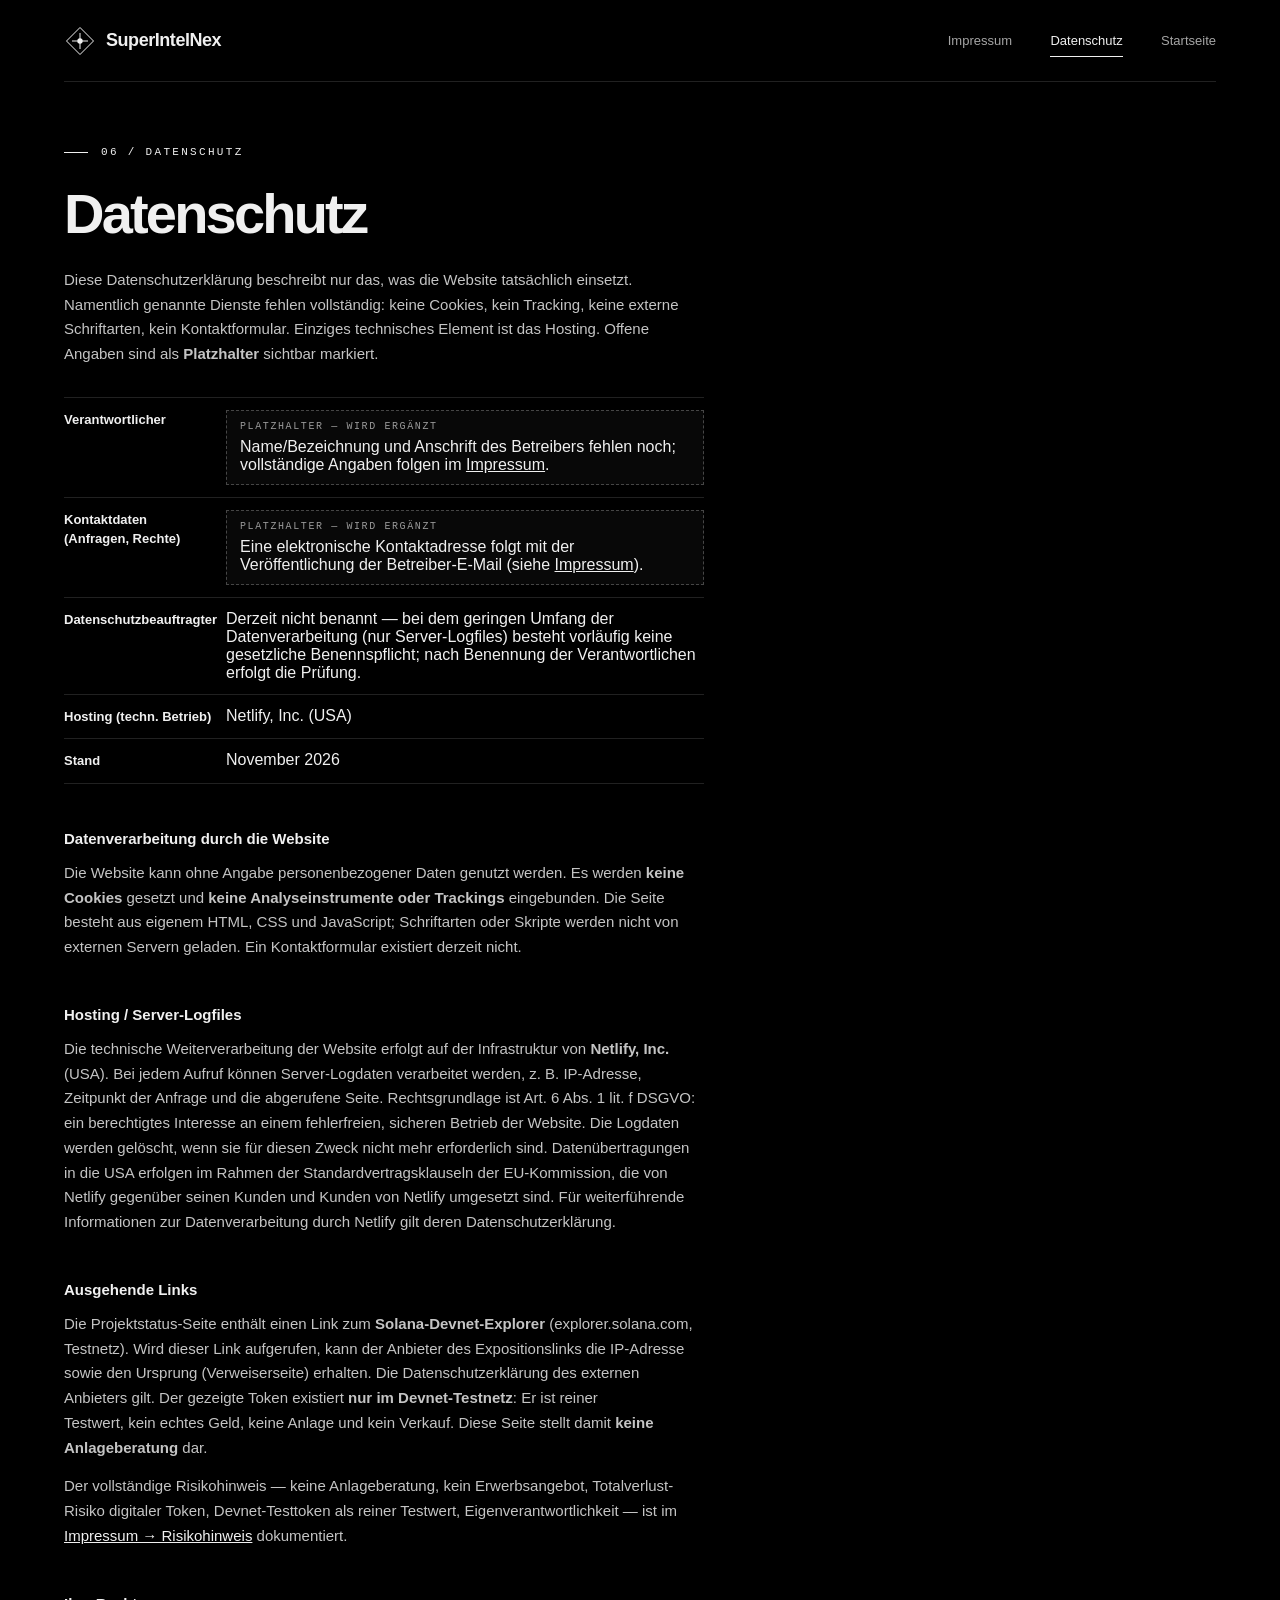
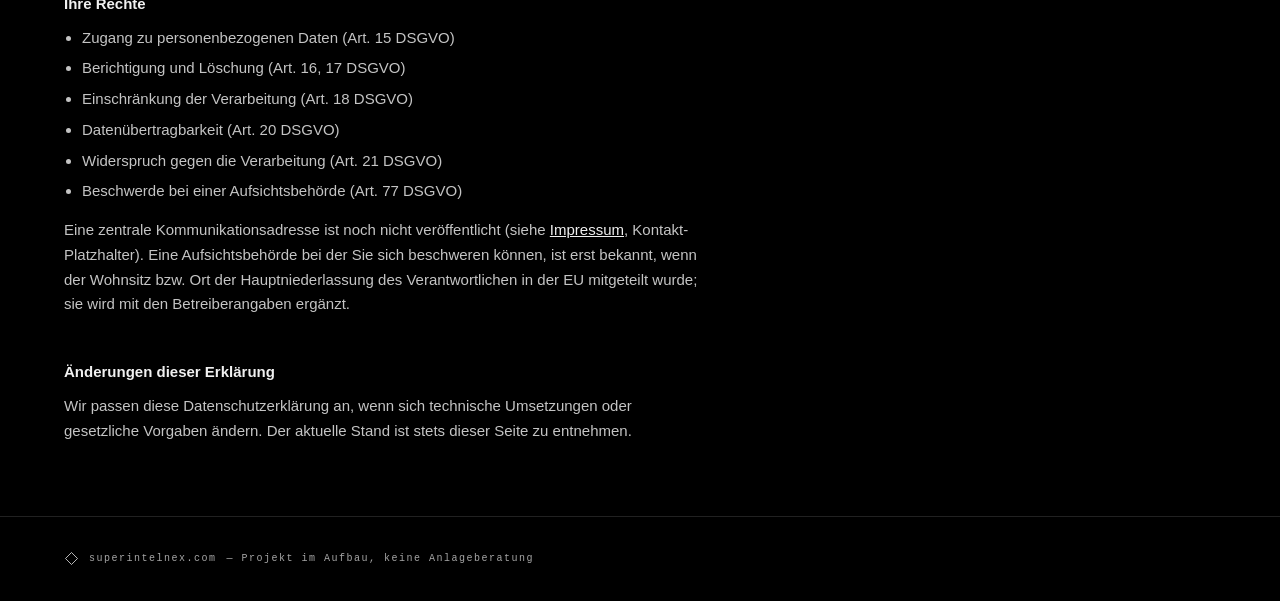
<file: site/datenschutz.html>
<!doctype html>
<html lang="de">
<head>
<meta charset="utf-8">
<meta name="viewport" content="width=device-width, initial-scale=1">
<meta name="theme-color" content="#000000">
<meta name="description" content="Datenschutzerklärung von SuperIntelNex: keine Cookies, kein Tracking, kein Formular. Hosting über Netlify, ein externer Link zum Solana-Devnet-Explorer.">
<meta name="color-scheme" content="dark">
<link rel="icon" href="data:image/svg+xml,%3Csvg xmlns='http://www.w3.org/2000/svg' viewBox='0 0 32 32'%3E%3Cpath d='M16 2.5 29.5 16 16 29.5 2.5 16 16 2.5Z' fill='none' stroke='%23f0f0f0'/%3E%3Cpath d='M16 8v16M8 16h16' fill='none' stroke='%23f0f0f0'/%3E%3Ccircle cx='16' cy='16' r='2.7' fill='%23f0f0f0'/%3E%3C/svg%3E">
<title>SuperIntelNex | Datenschutz</title>
<style>
  :root{color-scheme:dark;--bg:#000;--ink:#f0f0f0;--muted:#a5a5a5;--line:#ffffff21;--mono:ui-monospace,SFMono-Regular,Consolas,monospace;--edge:clamp(20px,5vw,84px)}
  *{box-sizing:border-box}
  body{margin:0;background:var(--bg);color:var(--ink);font-family:Arial,Helvetica,sans-serif}
  a{-webkit-tap-highlight-color:transparent}
  a:focus-visible{outline:2px solid var(--ink);outline-offset:5px}
  .site{min-height:100svh;display:grid;grid-template-rows:auto 1fr auto;isolation:isolate}
  header{display:flex;align-items:center;justify-content:space-between;gap:20px;margin-inline:var(--edge);height:82px;border-bottom:1px solid var(--line)}
  .brand{display:flex;align-items:center;gap:10px;text-decoration:none;color:inherit;font-weight:750;font-size:18px;letter-spacing:-.025em;white-space:nowrap}
  .brand svg{width:32px;height:32px;color:var(--ink)}
  nav{display:flex;gap:clamp(13px,3vw,42px);align-items:center}
  nav a{color:var(--muted);font-size:13px;text-decoration:none;white-space:nowrap}
  nav a:hover,nav a[aria-current]{color:var(--ink)}
  nav a[aria-current]::after{content:"";display:block;width:100%;height:1px;background:var(--ink);transform:translateY(8px)}
  .content{padding:64px var(--edge) 72px}
  .eyebrow{display:flex;align-items:center;gap:13px;margin:0 0 27px;font:11px var(--mono);letter-spacing:.21em;text-transform:uppercase;color:var(--ink)}
  .eyebrow::before{content:"";width:24px;height:1px;background:currentColor}
  h1{margin:0;font-size:clamp(34px,4.5vw,56px);line-height:1.05;letter-spacing:-.05em;font-weight:750}
  h2{margin:46px 0 14px;font-size:15px;font-weight:750}
  p,li{color:#c4c4c4;font-size:15px;line-height:1.65;max-width:640px;text-wrap:pretty}
  p{margin:0}
  ul{margin:0;padding-left:18px}
  li{margin:6px 0}
  a{color:var(--ink)}
  .details{max-width:640px;display:grid;margin:30px 0 0;border-top:1px solid var(--line)}
  .details div{display:grid;grid-template-columns:150px 1fr;gap:12px;padding:12px 0;border-bottom:1px solid var(--line)}
  .details dt{color:var(--ink);font-size:13px;font-weight:700;line-height:1.5}
  .details dd{margin:0}
  .placeholder{border:1px dashed #ffffff40;background:#ffffff08;padding:10px 13px}
  .placeholder .tag{display:block;font:10px var(--mono);letter-spacing:.16em;text-transform:uppercase;color:#9a9a9a;margin-bottom:6px}
  footer{min-height:83px;border-top:1px solid var(--line)}
  .caption{display:flex;align-items:center;gap:10px;margin-inline:var(--edge);min-height:83px;color:var(--muted);font:10px var(--mono);letter-spacing:.15em}
  .caption svg{width:15px;color:var(--ink)}
  .caption-note{display:inline}
  @media(max-width:560px){
    header{height:auto;min-height:84px;display:grid;grid-template-columns:1fr auto;align-content:center}
    .brand{font-size:16px}.brand svg{width:26px;height:26px}
    nav{grid-column:1/-1;justify-content:flex-start;gap:24px}
    .details div{grid-template-columns:1fr;gap:3px}
    .details dd{overflow-wrap:anywhere}
    footer{align-items:center}
    .caption{flex-wrap:wrap;row-gap:3px;letter-spacing:.05em}
  }
  @media(prefers-reduced-motion:reduce){*,*::before,*::after{animation-duration:.001ms!important;transition-duration:.001ms!important}}
</style>
</head>
<body>
<div class="site">
  <header>
    <a class="brand" href="index.html#start" aria-label="SuperIntelNex, zur Startseite">
      <svg viewBox="0 0 32 32" fill="none" aria-hidden="true"><path d="M16 2.5 29.5 16 16 29.5 2.5 16 16 2.5Z" stroke="currentColor"/><path d="M16 8v16M8 16h16" stroke="currentColor"/><circle cx="16" cy="16" r="2.7" fill="currentColor"/></svg>
      SuperIntelNex
    </a>
    <nav aria-label="Rechtstexte">
      <a href="impressum.html">Impressum</a>
      <a href="datenschutz.html" aria-current="page">Datenschutz</a>
      <a href="index.html">Startseite</a>
    </nav>
  </header>
  <main>
    <div class="content">
      <p class="eyebrow">06 / Datenschutz</p>
      <h1>Datenschutz</h1>
      <p style="margin-top:24px">Diese Datenschutzerklärung beschreibt nur das, was die Website tatsächlich einsetzt. Namentlich genannte Dienste fehlen vollständig: keine Cookies, kein Tracking, keine externe Schriftarten, kein Kontaktformular. Einziges technisches Element ist das Hosting. Offene Angaben sind als <strong>Platzhalter</strong> sichtbar markiert.</p>

      <dl class="details">
        <div><dt>Verantwortlicher</dt><dd class="placeholder"><span class="tag">Platzhalter — wird ergänzt</span>Name/Bezeichnung und Anschrift des Betreibers fehlen noch; vollständige Angaben folgen im <a href="impressum.html">Impressum</a>.</dd></div>
        <div><dt>Kontaktdaten (Anfragen, Rechte)</dt><dd class="placeholder"><span class="tag">Platzhalter — wird ergänzt</span>Eine elektronische Kontaktadresse folgt mit der Veröffentlichung der Betreiber-E-Mail (siehe <a href="impressum.html">Impressum</a>).</dd></div>
        <div><dt>Datenschutzbeauftragter</dt><dd>Derzeit nicht benannt — bei dem geringen Umfang der Datenverarbeitung (nur Server-Logfiles) besteht vorläufig keine gesetzliche Benennspflicht; nach Benennung der Verantwortlichen erfolgt die Prüfung.</dd></div>
        <div><dt>Hosting (techn. Betrieb)</dt><dd>Netlify, Inc. (USA)</dd></div>
        <div><dt>Stand</dt><dd>November 2026</dd></div>
      </dl>

      <h2>Datenverarbeitung durch die Website</h2>
      <p>Die Website kann ohne Angabe personenbezogener Daten genutzt werden. Es werden <strong>keine Cookies</strong> gesetzt und <strong>keine Analyseinstrumente oder Trackings</strong> eingebunden. Die Seite besteht aus eigenem HTML, CSS und JavaScript; Schriftarten oder Skripte werden nicht von externen Servern geladen. Ein Kontaktformular existiert derzeit nicht.</p>

      <h2>Hosting / Server-Logfiles</h2>
      <p>Die technische Weiterverarbeitung der Website erfolgt auf der Infrastruktur von <strong>Netlify, Inc.</strong> (USA). Bei jedem Aufruf können Server-Logdaten verarbeitet werden, z. B. IP-Adresse, Zeitpunkt der Anfrage und die abgerufene Seite. Rechtsgrundlage ist Art. 6 Abs. 1 lit. f DSGVO: ein berechtigtes Interesse an einem fehlerfreien, sicheren Betrieb der Website. Die Logdaten werden gelöscht, wenn sie für diesen Zweck nicht mehr erforderlich sind. Datenübertragungen in die USA erfolgen im Rahmen der Standardvertragsklauseln der EU-Kommission, die von Netlify gegenüber seinen Kunden und Kunden von Netlify umgesetzt sind. Für weiterführende Informationen zur Datenverarbeitung durch Netlify gilt deren Datenschutzerklärung.</p>

      <h2>Ausgehende Links</h2>
      <p>Die Projektstatus-Seite enthält einen Link zum <strong>Solana-Devnet-Explorer</strong> (explorer.solana.com, Testnetz). Wird dieser Link aufgerufen, kann der Anbieter des Expositionslinks die IP-Adresse sowie den Ursprung (Verweiserseite) erhalten. Die Datenschutzerklärung des externen Anbieters gilt. Der gezeigte Token existiert <strong>nur im Devnet-Testnetz</strong>: Er ist reiner Testwert, kein echtes Geld, keine Anlage und kein Verkauf. Diese Seite stellt damit <strong>keine Anlageberatung</strong> dar.</p>
      <p style="margin-top:14px">Der vollständige Risikohinweis — keine Anlageberatung, kein Erwerbsangebot, Totalverlust-Risiko digitaler Token, Devnet-Testtoken als reiner Testwert, Eigenverantwortlichkeit — ist im <a href="impressum.html">Impressum → Risikohinweis</a> dokumentiert.</p>

      <h2>Ihre Rechte</h2>
      <ul>
        <li>Zugang zu personenbezogenen Daten (Art. 15 DSGVO)</li>
        <li>Berichtigung und Löschung (Art. 16, 17 DSGVO)</li>
        <li>Einschränkung der Verarbeitung (Art. 18 DSGVO)</li>
        <li>Datenübertragbarkeit (Art. 20 DSGVO)</li>
        <li>Widerspruch gegen die Verarbeitung (Art. 21 DSGVO)</li>
        <li>Beschwerde bei einer Aufsichtsbehörde (Art. 77 DSGVO)</li>
      </ul>
      <p style="margin-top:14px">Eine zentrale Kommunikationsadresse ist noch nicht veröffentlicht (siehe <a href="impressum.html">Impressum</a>, Kontakt-Platzhalter). Eine Aufsichtsbehörde bei der Sie sich beschweren können, ist erst bekannt, wenn der Wohnsitz bzw. Ort der Hauptniederlassung des Verantwortlichen in der EU mitgeteilt wurde; sie wird mit den Betreiberangaben ergänzt.</p>

      <h2>Änderungen dieser Erklärung</h2>
      <p>Wir passen diese Datenschutzerklärung an, wenn sich technische Umsetzungen oder gesetzliche Vorgaben ändern. Der aktuelle Stand ist stets dieser Seite zu entnehmen.</p>
    </div>
  </main>
  <footer>
    <div class="caption"><svg viewBox="0 0 20 20" fill="none" aria-hidden="true"><path d="m10 2 8 8-8 8-8-8 8-8Z" stroke="currentColor"/></svg> superintelnex.com<span class="caption-note">— Projekt im Aufbau, keine Anlageberatung</span></div>
  </footer>
</div>
</body>
</html>
</file>
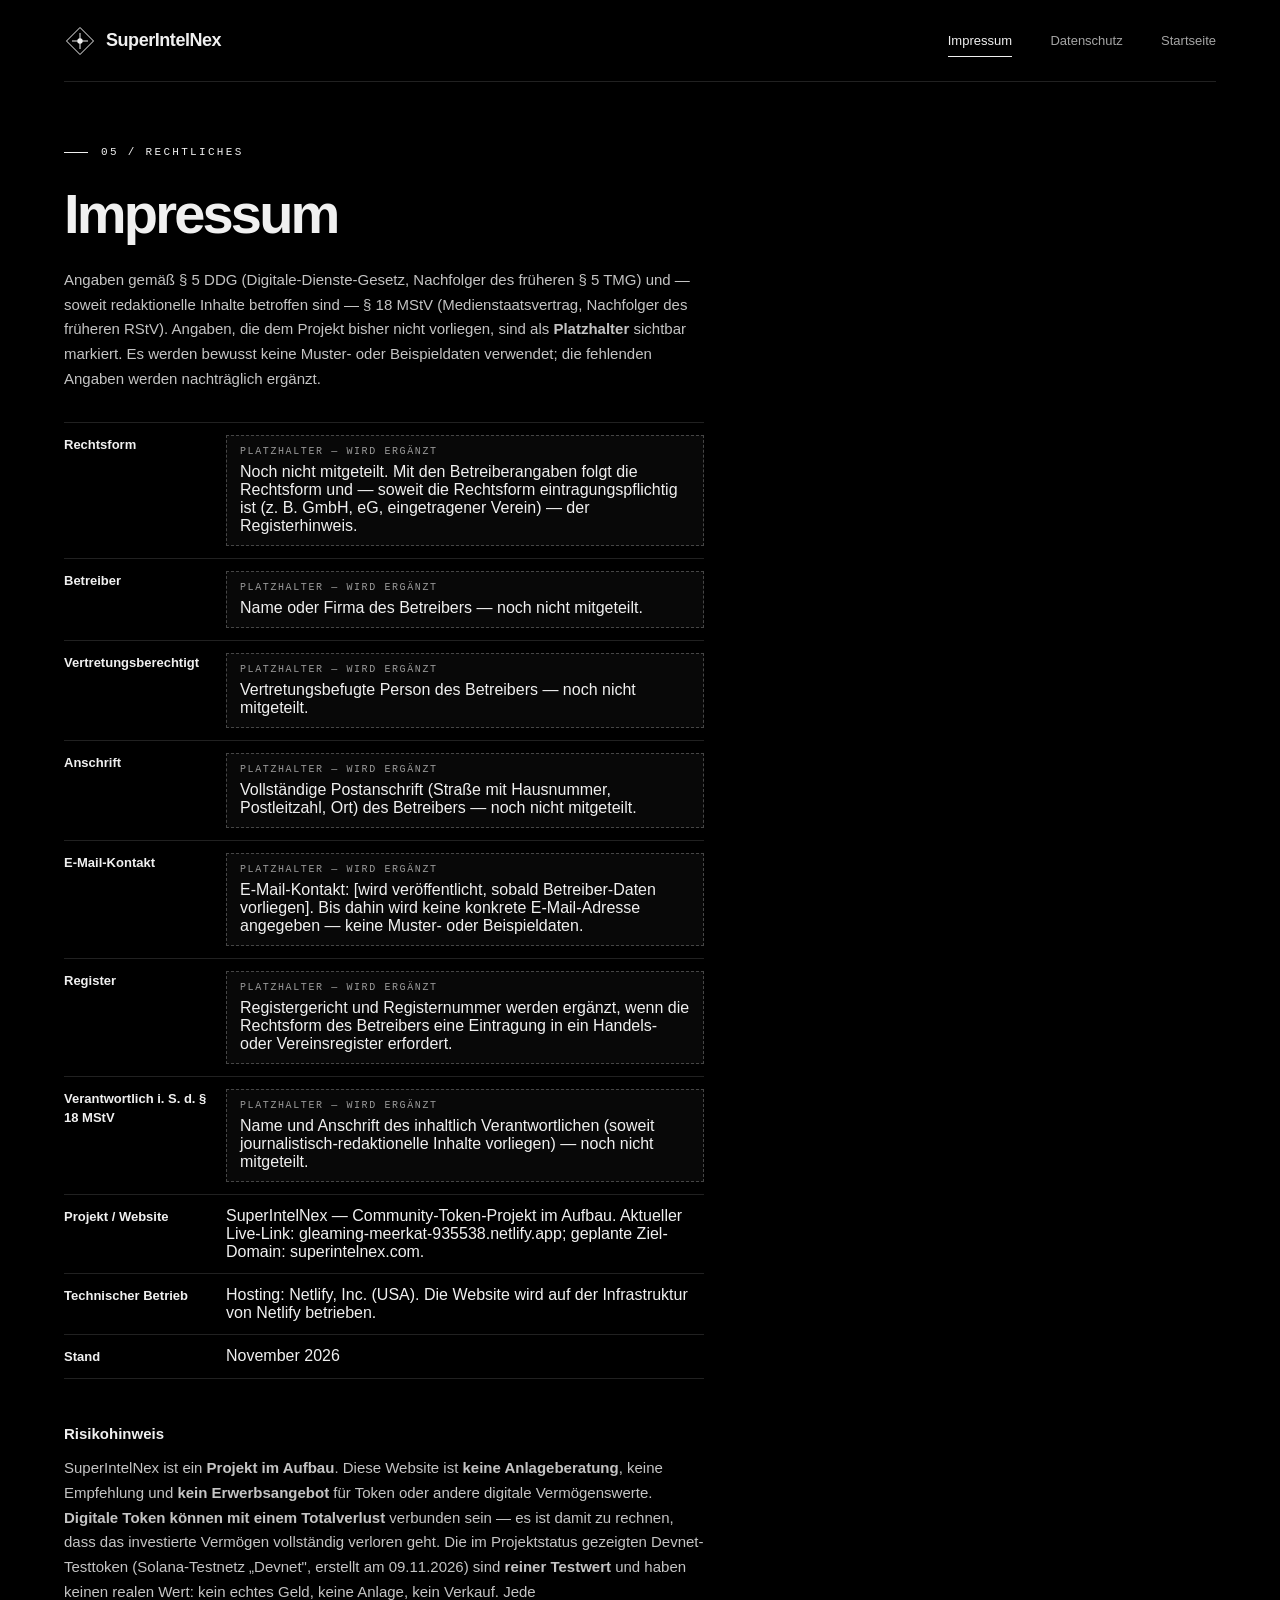
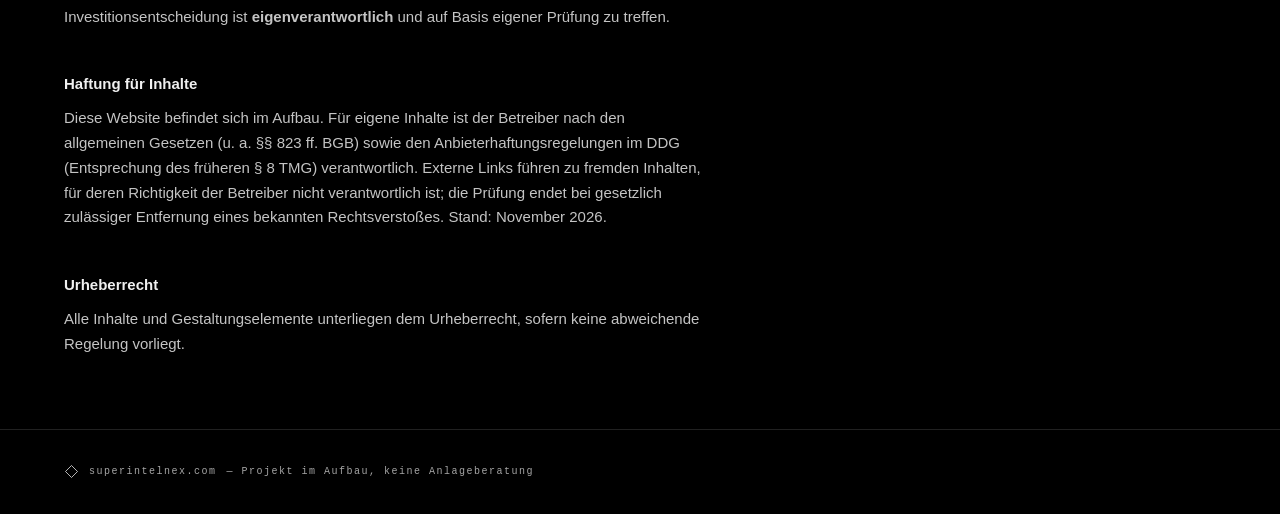
<file: site/impressum.html>
<!doctype html>
<html lang="de">
<head>
<meta charset="utf-8">
<meta name="viewport" content="width=device-width, initial-scale=1">
<meta name="theme-color" content="#000000">
<meta name="description" content="Impressum von SuperIntelNex: Projekt im Aufbau, keine Anlageberatung. Offene Angaben sind als Platzhalter sichtbar markiert.">
<meta name="color-scheme" content="dark">
<link rel="icon" href="data:image/svg+xml,%3Csvg xmlns='http://www.w3.org/2000/svg' viewBox='0 0 32 32'%3E%3Cpath d='M16 2.5 29.5 16 16 29.5 2.5 16 16 2.5Z' fill='none' stroke='%23f0f0f0'/%3E%3Cpath d='M16 8v16M8 16h16' fill='none' stroke='%23f0f0f0'/%3E%3Ccircle cx='16' cy='16' r='2.7' fill='%23f0f0f0'/%3E%3C/svg%3E">
<title>SuperIntelNex | Impressum</title>
<style>
  :root{color-scheme:dark;--bg:#000;--ink:#f0f0f0;--muted:#a5a5a5;--line:#ffffff21;--mono:ui-monospace,SFMono-Regular,Consolas,monospace;--edge:clamp(20px,5vw,84px)}
  *{box-sizing:border-box}
  body{margin:0;background:var(--bg);color:var(--ink);font-family:Arial,Helvetica,sans-serif}
  a{-webkit-tap-highlight-color:transparent}
  a:focus-visible{outline:2px solid var(--ink);outline-offset:5px}
  .site{min-height:100svh;display:grid;grid-template-rows:auto 1fr auto;isolation:isolate}
  header{display:flex;align-items:center;justify-content:space-between;gap:20px;margin-inline:var(--edge);height:82px;border-bottom:1px solid var(--line)}
  .brand{display:flex;align-items:center;gap:10px;text-decoration:none;color:inherit;font-weight:750;font-size:18px;letter-spacing:-.025em;white-space:nowrap}
  .brand svg{width:32px;height:32px;color:var(--ink)}
  nav{display:flex;gap:clamp(13px,3vw,42px);align-items:center}
  nav a{color:var(--muted);font-size:13px;text-decoration:none;white-space:nowrap}
  nav a:hover,nav a[aria-current]{color:var(--ink)}
  nav a[aria-current]::after{content:"";display:block;width:100%;height:1px;background:var(--ink);transform:translateY(8px)}
  .content{padding:64px var(--edge) 72px}
  .eyebrow{display:flex;align-items:center;gap:13px;margin:0 0 27px;font:11px var(--mono);letter-spacing:.21em;text-transform:uppercase;color:var(--ink)}
  .eyebrow::before{content:"";width:24px;height:1px;background:currentColor}
  h1{margin:0;font-size:clamp(34px,4.5vw,56px);line-height:1.05;letter-spacing:-.05em;font-weight:750}
  h2{margin:46px 0 14px;font-size:15px;font-weight:750}
  p,li{color:#c4c4c4;font-size:15px;line-height:1.65;max-width:640px;text-wrap:pretty}
  p{margin:0}
  ul{margin:0;padding-left:18px}
  li{margin:6px 0}
  a{color:var(--ink)}
  .details{max-width:640px;display:grid;margin:30px 0 0;border-top:1px solid var(--line)}
  .details div{display:grid;grid-template-columns:150px 1fr;gap:12px;padding:12px 0;border-bottom:1px solid var(--line)}
  .details dt{color:var(--ink);font-size:13px;font-weight:700;line-height:1.5}
  .details dd{margin:0}
  .placeholder{border:1px dashed #ffffff40;background:#ffffff08;padding:10px 13px}
  .placeholder .tag{display:block;font:10px var(--mono);letter-spacing:.16em;text-transform:uppercase;color:#9a9a9a;margin-bottom:6px}
  footer{min-height:83px;border-top:1px solid var(--line)}
  .caption{display:flex;align-items:center;gap:10px;margin-inline:var(--edge);min-height:83px;color:var(--muted);font:10px var(--mono);letter-spacing:.15em}
  .caption svg{width:15px;color:var(--ink)}
  .caption-note{display:inline}
  @media(max-width:560px){
    header{height:auto;min-height:84px;display:grid;grid-template-columns:1fr auto;align-content:center}
    .brand{font-size:16px}.brand svg{width:26px;height:26px}
    nav{grid-column:1/-1;justify-content:flex-start;gap:24px}
    .details div{grid-template-columns:1fr;gap:3px}
    .details dd{overflow-wrap:anywhere}
    footer{align-items:center}
    .caption{flex-wrap:wrap;row-gap:3px;letter-spacing:.05em}
  }
  @media(prefers-reduced-motion:reduce){*,*::before,*::after{animation-duration:.001ms!important;transition-duration:.001ms!important}}
</style>
</head>
<body>
<div class="site">
  <header>
    <a class="brand" href="index.html#start" aria-label="SuperIntelNex, zur Startseite">
      <svg viewBox="0 0 32 32" fill="none" aria-hidden="true"><path d="M16 2.5 29.5 16 16 29.5 2.5 16 16 2.5Z" stroke="currentColor"/><path d="M16 8v16M8 16h16" stroke="currentColor"/><circle cx="16" cy="16" r="2.7" fill="currentColor"/></svg>
      SuperIntelNex
    </a>
    <nav aria-label="Rechtstexte">
      <a href="impressum.html" aria-current="page">Impressum</a>
      <a href="datenschutz.html">Datenschutz</a>
      <a href="index.html">Startseite</a>
    </nav>
  </header>
  <main>
    <div class="content">
      <p class="eyebrow">05 / Rechtliches</p>
      <h1>Impressum</h1>
      <p style="margin-top:24px">Angaben gemäß § 5 DDG (Digitale-Dienste-Gesetz, Nachfolger des früheren § 5 TMG) und — soweit redaktionelle Inhalte betroffen sind — § 18 MStV (Medienstaatsvertrag, Nachfolger des früheren RStV). Angaben, die dem Projekt bisher nicht vorliegen, sind als <strong>Platzhalter</strong> sichtbar markiert. Es werden bewusst keine Muster- oder Beispieldaten verwendet; die fehlenden Angaben werden nachträglich ergänzt.</p>

      <dl class="details">
        <div><dt>Rechtsform</dt><dd class="placeholder"><span class="tag">Platzhalter — wird ergänzt</span>Noch nicht mitgeteilt. Mit den Betreiberangaben folgt die Rechtsform und — soweit die Rechtsform eintragungspflichtig ist (z. B. GmbH, eG, eingetragener Verein) — der Registerhinweis.</dd></div>
        <div><dt>Betreiber</dt><dd class="placeholder"><span class="tag">Platzhalter — wird ergänzt</span>Name oder Firma des Betreibers — noch nicht mitgeteilt.</dd></div>
        <div><dt>Vertretungsberechtigt</dt><dd class="placeholder"><span class="tag">Platzhalter — wird ergänzt</span>Vertretungsbefugte Person des Betreibers — noch nicht mitgeteilt.</dd></div>
        <div><dt>Anschrift</dt><dd class="placeholder"><span class="tag">Platzhalter — wird ergänzt</span>Vollständige Postanschrift (Straße mit Hausnummer, Postleitzahl, Ort) des Betreibers — noch nicht mitgeteilt.</dd></div>
        <div><dt>E-Mail-Kontakt</dt><dd class="placeholder"><span class="tag">Platzhalter — wird ergänzt</span>E-Mail-Kontakt: [wird veröffentlicht, sobald Betreiber-Daten vorliegen]. Bis dahin wird keine konkrete E-Mail-Adresse angegeben — keine Muster- oder Beispieldaten.</dd></div>
        <div><dt>Register</dt><dd class="placeholder"><span class="tag">Platzhalter — wird ergänzt</span>Registergericht und Registernummer werden ergänzt, wenn die Rechtsform des Betreibers eine Eintragung in ein Handels- oder Vereinsregister erfordert.</dd></div>
        <div><dt>Verantwortlich i. S. d. § 18 MStV</dt><dd class="placeholder"><span class="tag">Platzhalter — wird ergänzt</span>Name und Anschrift des inhaltlich Verantwortlichen (soweit journalistisch-redaktionelle Inhalte vorliegen) — noch nicht mitgeteilt.</dd></div>
        <div><dt>Projekt / Website</dt><dd>SuperIntelNex — Community-Token-Projekt im Aufbau. Aktueller Live-Link: gleaming-meerkat-935538.netlify.app; geplante Ziel-Domain: superintelnex.com.</dd></div>
        <div><dt>Technischer Betrieb</dt><dd>Hosting: Netlify, Inc. (USA). Die Website wird auf der Infrastruktur von Netlify betrieben.</dd></div>
        <div><dt>Stand</dt><dd>November 2026</dd></div>
      </dl>

      <h2>Risikohinweis</h2>
      <p>SuperIntelNex ist ein <strong>Projekt im Aufbau</strong>. Diese Website ist <strong>keine Anlageberatung</strong>, keine Empfehlung und <strong>kein Erwerbsangebot</strong> für Token oder andere digitale Vermögenswerte. <strong>Digitale Token können mit einem Totalverlust</strong> verbunden sein — es ist damit zu rechnen, dass das investierte Vermögen vollständig verloren geht. Die im Projektstatus gezeigten Devnet-Testtoken (Solana-Testnetz „Devnet", erstellt am 09.11.2026) sind <strong>reiner Testwert</strong> und haben keinen realen Wert: kein echtes Geld, keine Anlage, kein Verkauf. Jede Investitionsentscheidung ist <strong>eigenverantwortlich</strong> und auf Basis eigener Prüfung zu treffen.</p>

      <h2>Haftung für Inhalte</h2>
      <p>Diese Website befindet sich im Aufbau. Für eigene Inhalte ist der Betreiber nach den allgemeinen Gesetzen (u. a. §§ 823 ff. BGB) sowie den Anbieterhaftungsregelungen im DDG (Entsprechung des früheren § 8 TMG) verantwortlich. Externe Links führen zu fremden Inhalten, für deren Richtigkeit der Betreiber nicht verantwortlich ist; die Prüfung endet bei gesetzlich zulässiger Entfernung eines bekannten Rechtsverstoßes. Stand: November 2026.</p>

      <h2>Urheberrecht</h2>
      <p>Alle Inhalte und Gestaltungselemente unterliegen dem Urheberrecht, sofern keine abweichende Regelung vorliegt.</p>
    </div>
  </main>
  <footer>
    <div class="caption"><svg viewBox="0 0 20 20" fill="none" aria-hidden="true"><path d="m10 2 8 8-8 8-8-8 8-8Z" stroke="currentColor"/></svg> superintelnex.com<span class="caption-note">— Projekt im Aufbau, keine Anlageberatung</span></div>
  </footer>
</div>
</body>
</html>
</file>
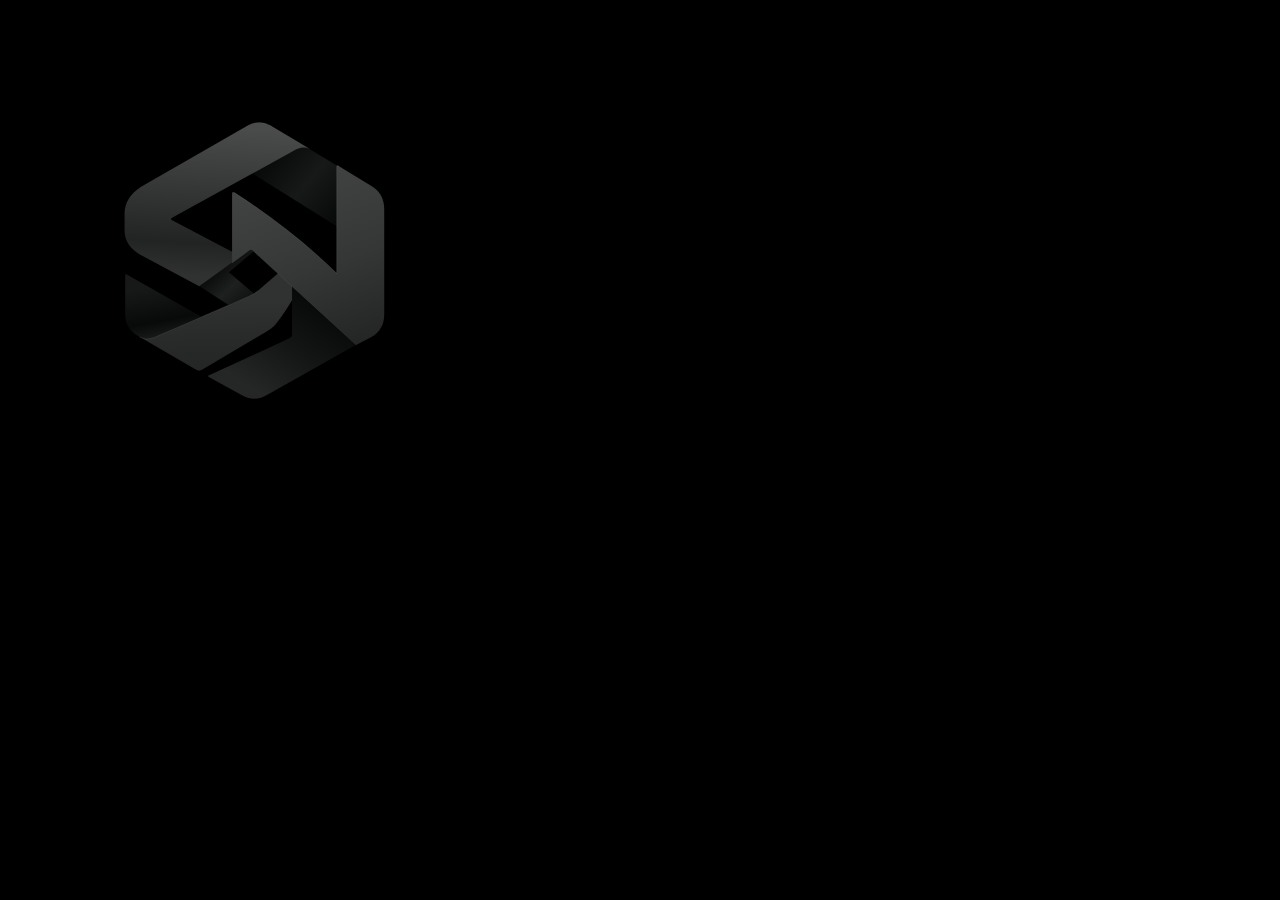
<file: agenten/icon-render/render.html>
<!doctype html>
<html lang="en">
<head>
<meta charset="utf-8">
<style>
  html,body{margin:0;padding:0;background:#000}
  .stage{width:512px;height:512px;display:flex;align-items:center;justify-content:center;background:#000}
  .stage img{width:400px;height:400px;display:block}
</style>
</head>
<body>
  <div class="stage"><img src="../../superintelnex-sn-anthrazit.svg" alt="SuperIntelNex"></div>
</body>
</html>
</file>
